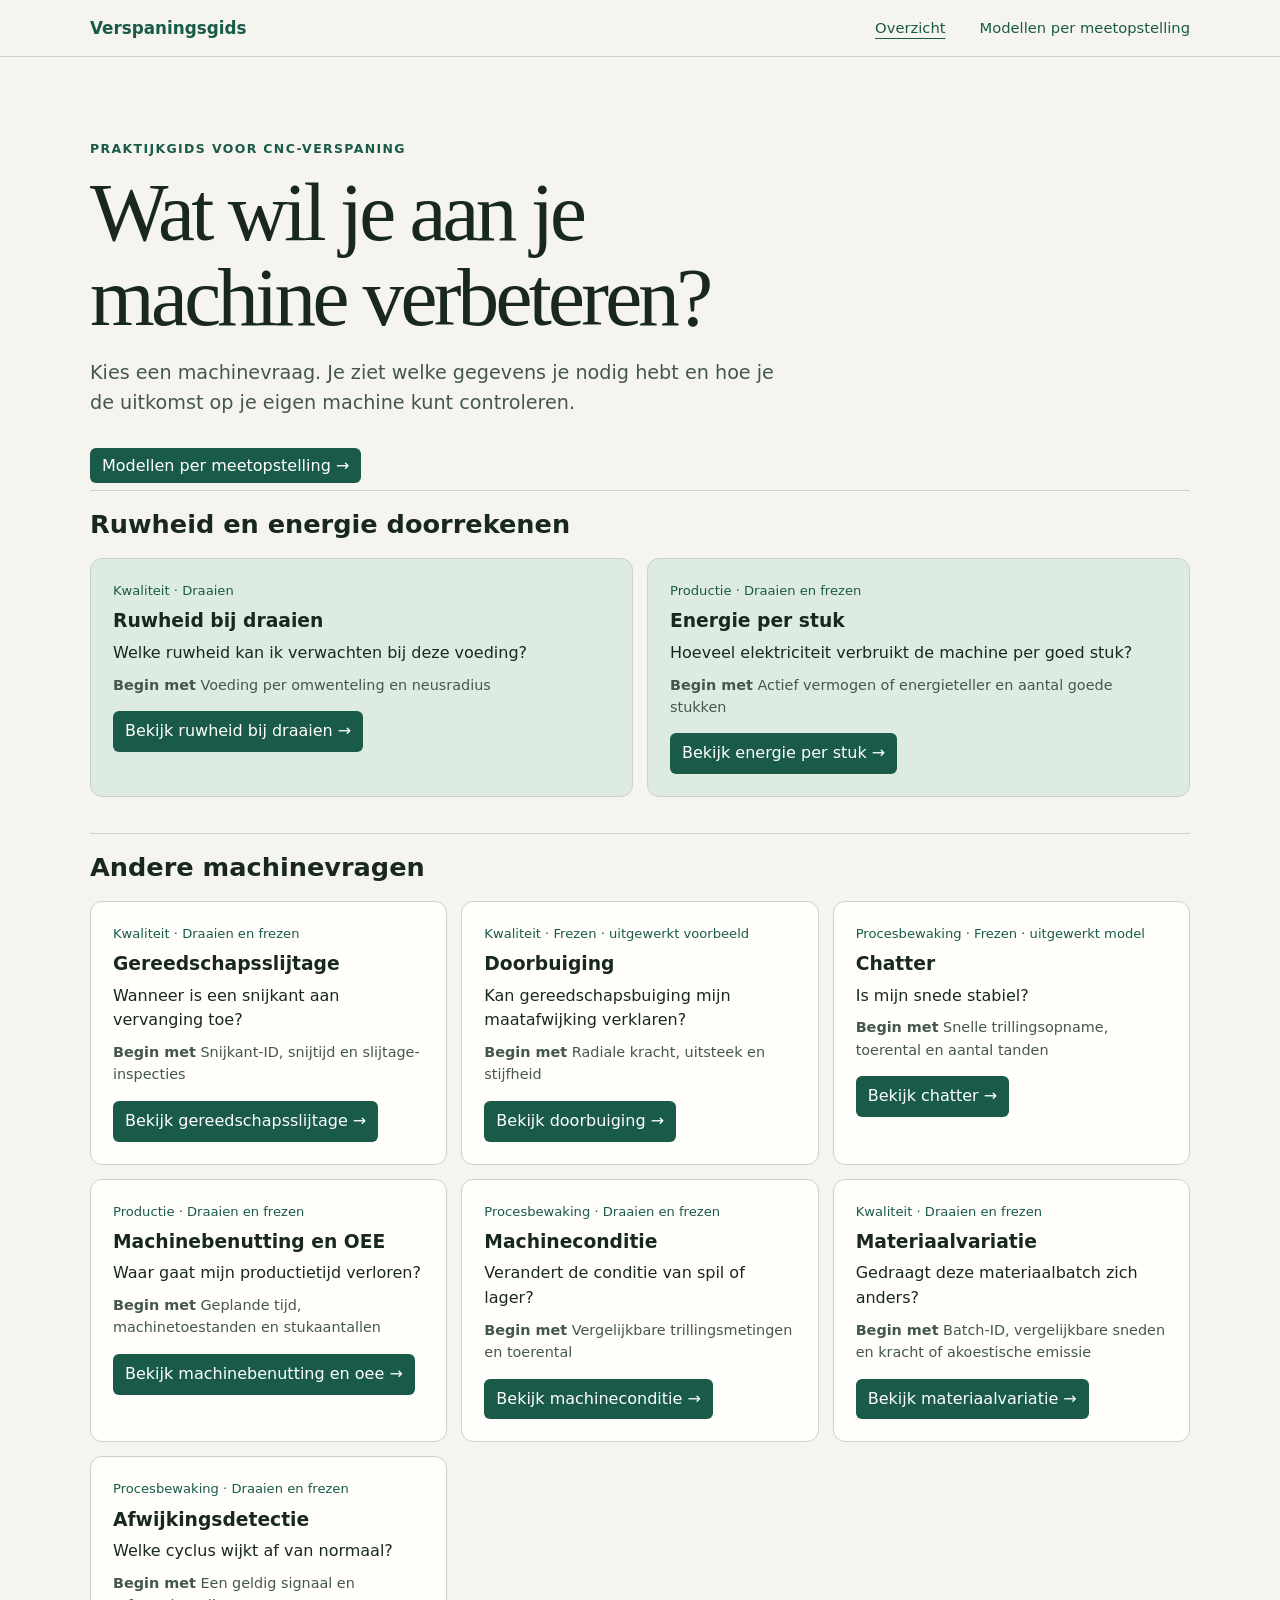
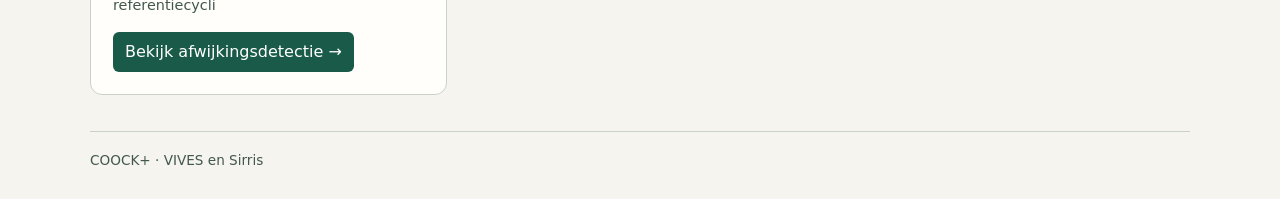
<file: index.html>
<!doctype html>
<html lang="nl-BE">
<head>
  <meta charset="utf-8">
  <meta name="viewport" content="width=device-width, initial-scale=1">
  <title>Overzicht | Verspaningsgids</title>
  <link rel="stylesheet" href="gids.css">
</head>
<body>
<header class="top"><nav class="wrap" aria-label="Hoofdnavigatie">
  <a class="brand" href="index.html">Verspaningsgids</a>
  <div>
    <a href="index.html" aria-current="page">Overzicht</a>
    <a href="bronnen.html">Modellen per meetopstelling</a>
  </div>
</nav></header>
<main class="wrap">
  <section class="hero">
    <p class="eyebrow">Praktijkgids voor CNC-verspaning</p>
    <h1>Wat wil je aan je<br class="wide"> machine verbeteren?</h1>
    <p class="intro">Kies een machinevraag. Je ziet welke gegevens je nodig hebt en hoe je de uitkomst op je eigen machine kunt controleren.</p>
  </section>
  <p><a class="button" href="bronnen.html">Modellen per meetopstelling →</a></p>
  <section aria-labelledby="ready">
    <div class="section-heading"><h2 id="ready">Ruwheid en energie doorrekenen</h2></div>
    <div class="grid featured">  <article class="card">
    <span class="tag">Kwaliteit · Draaien</span>
    <h3>Ruwheid bij draaien</h3>
    <p>Welke ruwheid kan ik verwachten bij deze voeding?</p>
    <p class="input"><strong>Begin met</strong> Voeding per omwenteling en neusradius</p>
    <a class="button" href="ruwheid.html">Bekijk ruwheid bij draaien <span aria-hidden="true">→</span></a>
  </article>
  <article class="card">
    <span class="tag">Productie · Draaien en frezen</span>
    <h3>Energie per stuk</h3>
    <p>Hoeveel elektriciteit verbruikt de machine per goed stuk?</p>
    <p class="input"><strong>Begin met</strong> Actief vermogen of energieteller en aantal goede stukken</p>
    <a class="button" href="energie.html">Bekijk energie per stuk <span aria-hidden="true">→</span></a>
  </article></div>
  </section>
  <section aria-labelledby="more">
    <div class="section-heading"><h2 id="more">Andere machinevragen</h2></div>
    <div class="grid">  <article class="card">
    <span class="tag">Kwaliteit · Draaien en frezen</span>
    <h3>Gereedschapsslijtage</h3>
    <p>Wanneer is een snijkant aan vervanging toe?</p>
    <p class="input"><strong>Begin met</strong> Snijkant-ID, snijtijd en slijtage-inspecties</p>
    
  <a class="button" href="slijtage.html">Bekijk gereedschapsslijtage <span aria-hidden="true">→</span></a>
  </article>
  <article class="card">
    <span class="tag">Kwaliteit · Frezen · uitgewerkt voorbeeld</span>
    <h3>Doorbuiging</h3>
    <p>Kan gereedschapsbuiging mijn maatafwijking verklaren?</p>
    <p class="input"><strong>Begin met</strong> Radiale kracht, uitsteek en stijfheid</p>
    
  <a class="button" href="doorbuiging.html">Bekijk doorbuiging <span aria-hidden="true">→</span></a>
  </article>
  <article class="card">
    <span class="tag">Procesbewaking · Frezen · uitgewerkt model</span>
    <h3>Chatter</h3>
    <p>Is mijn snede stabiel?</p>
    <p class="input"><strong>Begin met</strong> Snelle trillingsopname, toerental en aantal tanden</p>
    
  <a class="button" href="chatter.html">Bekijk chatter <span aria-hidden="true">→</span></a>
  </article>
  <article class="card">
    <span class="tag">Productie · Draaien en frezen</span>
    <h3>Machinebenutting en OEE</h3>
    <p>Waar gaat mijn productietijd verloren?</p>
    <p class="input"><strong>Begin met</strong> Geplande tijd, machinetoestanden en stukaantallen</p>
    
  <a class="button" href="machinebenutting.html">Bekijk machinebenutting en oee <span aria-hidden="true">→</span></a>
  </article>
  <article class="card">
    <span class="tag">Procesbewaking · Draaien en frezen</span>
    <h3>Machineconditie</h3>
    <p>Verandert de conditie van spil of lager?</p>
    <p class="input"><strong>Begin met</strong> Vergelijkbare trillingsmetingen en toerental</p>
    
  <a class="button" href="machineconditie.html">Bekijk machineconditie <span aria-hidden="true">→</span></a>
  </article>
  <article class="card">
    <span class="tag">Kwaliteit · Draaien en frezen</span>
    <h3>Materiaalvariatie</h3>
    <p>Gedraagt deze materiaalbatch zich anders?</p>
    <p class="input"><strong>Begin met</strong> Batch-ID, vergelijkbare sneden en kracht of akoestische emissie</p>
    
  <a class="button" href="materiaalvariatie.html">Bekijk materiaalvariatie <span aria-hidden="true">→</span></a>
  </article>
  <article class="card">
    <span class="tag">Procesbewaking · Draaien en frezen</span>
    <h3>Afwijkingsdetectie</h3>
    <p>Welke cyclus wijkt af van normaal?</p>
    <p class="input"><strong>Begin met</strong> Een geldig signaal en referentiecycli</p>
    
  <a class="button" href="afwijkingsdetectie.html">Bekijk afwijkingsdetectie <span aria-hidden="true">→</span></a>
  </article></div>
  </section>
</main>
<footer class="wrap">COOCK+ · VIVES en Sirris</footer>
</body>
</html>
</file>
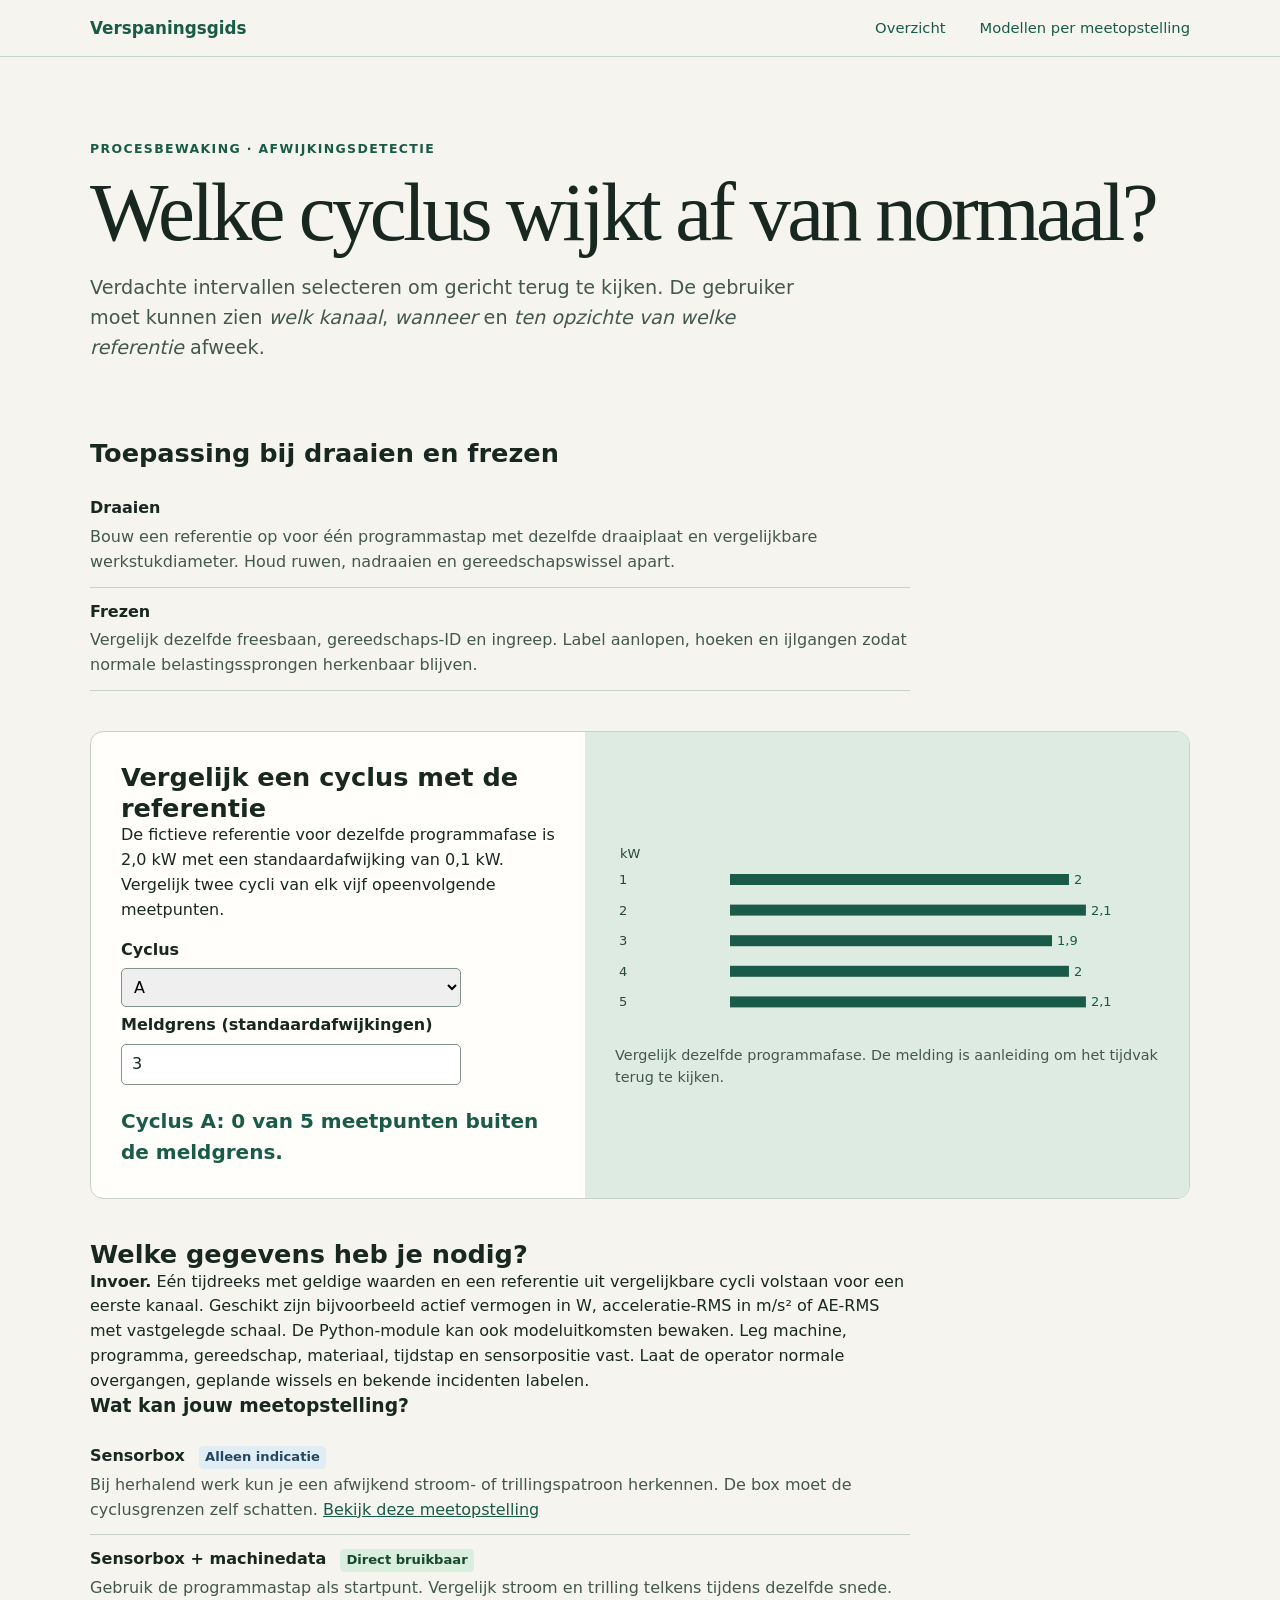
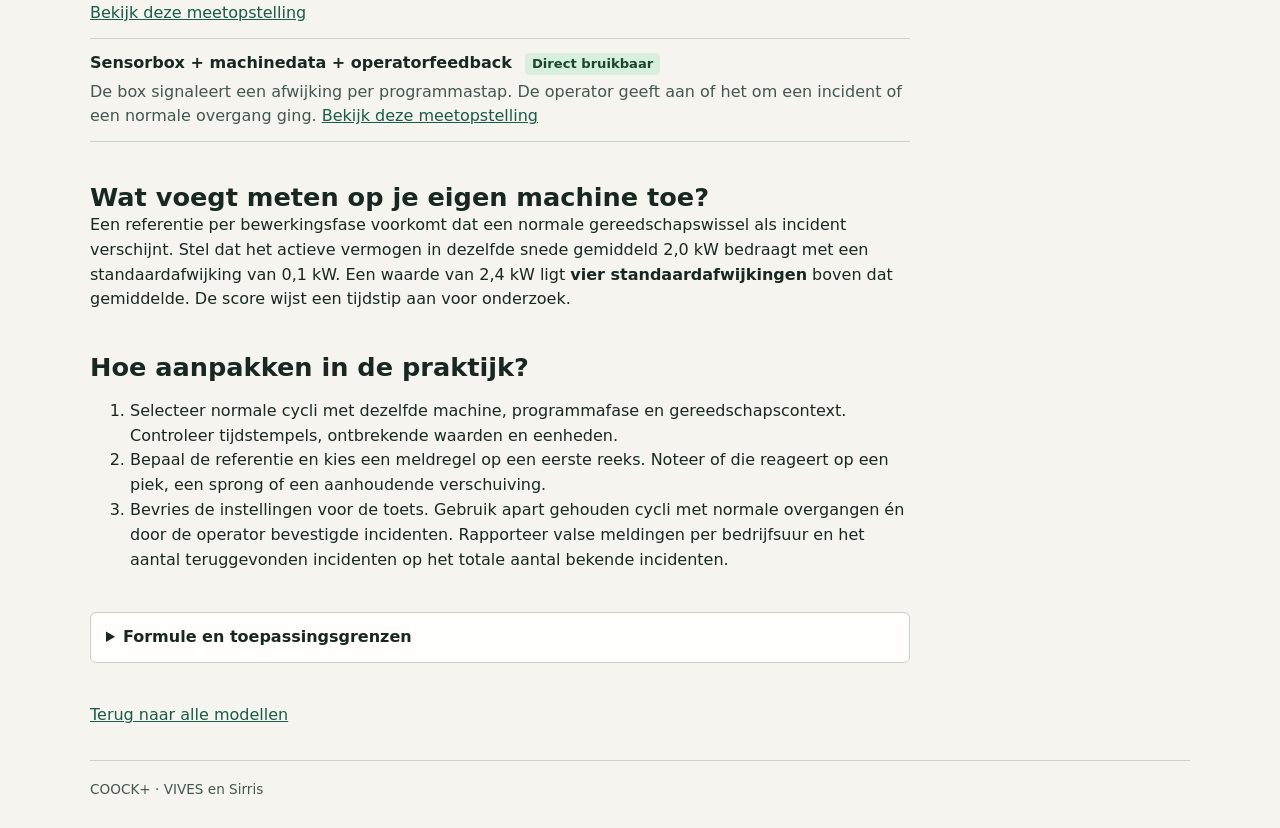
<file: afwijkingsdetectie.html>
<!doctype html>
<html lang="nl-BE">
<head>
  <meta charset="utf-8">
  <meta name="viewport" content="width=device-width, initial-scale=1">
  <title>Afwijkingsdetectie | Verspaningsgids</title>
  <link rel="stylesheet" href="gids.css">
</head>
<body>
<header class="top"><nav class="wrap" aria-label="Hoofdnavigatie">
  <a class="brand" href="index.html">Verspaningsgids</a>
  <div>
    <a href="index.html">Overzicht</a>
    <a href="bronnen.html">Modellen per meetopstelling</a>
  </div>
</nav></header>
<main class="wrap"><section class="hero detail"><p class="eyebrow">Procesbewaking · Afwijkingsdetectie</p><h1>Welke cyclus wijkt af van normaal?</h1><p class="intro">Verdachte intervallen selecteren om gericht terug te kijken. De gebruiker moet kunnen zien <em>welk kanaal</em>, <em>wanneer</em> en <em>ten opzichte van welke referentie</em> afweek.</p></section>
<section class="reading"><h2>Toepassing bij draaien en frezen</h2>
<dl class="sources">
<div><dt>Draaien</dt><dd>Bouw een referentie op voor één programmastap met dezelfde draaiplaat en vergelijkbare werkstukdiameter. Houd ruwen, nadraaien en gereedschapswissel apart.</dd></div>
<div><dt>Frezen</dt><dd>Vergelijk dezelfde freesbaan, gereedschaps-ID en ingreep. Label aanlopen, hoeken en ijlgangen zodat normale belastingssprongen herkenbaar blijven.</dd></div>
</dl></section>
<section class="lab" data-model="afwijkingsdetectie" aria-label="Vergelijk een cyclus met de referentie">
  <div class="lab-controls"><h2>Vergelijk een cyclus met de referentie</h2><p>De fictieve referentie voor dezelfde programmafase is 2,0 kW met een standaardafwijking van 0,1 kW. Vergelijk twee cycli van elk vijf opeenvolgende meetpunten.</p>
    <form><label for="v0">Cyclus</label>
<select id="v0"><option>A</option><option>B</option></select>
<label for="v1">Meldgrens (standaardafwijkingen)</label>
<input type="number" id="v1" value="3" min="0.1" max="10" step="any" required></form>
    <output class="trial-result" aria-live="polite"></output>
  </div>
  <figure><canvas aria-label="Grafiek van het rekenvoorbeeld" role="img"></canvas><figcaption></figcaption></figure>
</section>
<script defer src="proeven.js"></script>
<section class="reading"><h2>Welke gegevens heb je nodig?</h2><p><strong>Invoer.</strong> Eén tijdreeks met geldige waarden en een referentie uit vergelijkbare cycli volstaan voor een eerste kanaal. Geschikt zijn bijvoorbeeld actief vermogen in W, acceleratie-RMS in m/s² of AE-RMS met vastgelegde schaal. De Python-module kan ook modeluitkomsten bewaken. Leg machine, programma, gereedschap, materiaal, tijdstap en sensorpositie vast. Laat de operator normale overgangen, geplande wissels en bekende incidenten labelen.</p>
    <h3>Wat kan jouw meetopstelling?</h3>
    <dl class="sources">
      <div><dt>Sensorbox <span class="model-status indicator">Alleen indicatie</span></dt><dd>Bij herhalend werk kun je een afwijkend stroom- of trillingspatroon herkennen. De box moet de cyclusgrenzen zelf schatten. <a href="bronnen.html#box-afwijkingsdetectie" aria-label="Bekijk deze meetopstelling: Sensorbox">Bekijk deze meetopstelling</a></dd></div>
      <div><dt>Sensorbox + machinedata <span class="model-status direct">Direct bruikbaar</span></dt><dd>Gebruik de programmastap als startpunt. Vergelijk stroom en trilling telkens tijdens dezelfde snede. <a href="bronnen.html#box-cnc-afwijkingsdetectie" aria-label="Bekijk deze meetopstelling: Sensorbox + machinedata">Bekijk deze meetopstelling</a></dd></div>
      <div><dt>Sensorbox + machinedata + operatorfeedback <span class="model-status direct">Direct bruikbaar</span></dt><dd>De box signaleert een afwijking per programmastap. De operator geeft aan of het om een incident of een normale overgang ging. <a href="bronnen.html#box-cnc-operator-afwijkingsdetectie" aria-label="Bekijk deze meetopstelling: Sensorbox + machinedata + operatorfeedback">Bekijk deze meetopstelling</a></dd></div>
    </dl>
  </section>
<section class="reading"><h2>Wat voegt meten op je eigen machine toe?</h2><p>Een referentie per bewerkingsfase voorkomt dat een normale gereedschapswissel als incident verschijnt. Stel dat het actieve vermogen in dezelfde snede gemiddeld 2,0 kW bedraagt met een standaardafwijking van 0,1 kW. Een waarde van 2,4 kW ligt <strong>vier standaardafwijkingen</strong> boven dat gemiddelde. De score wijst een tijdstip aan voor onderzoek.</p></section>
<section class="reading"><h2>Hoe aanpakken in de praktijk?</h2><ol><li>Selecteer normale cycli met dezelfde machine, programmafase en gereedschapscontext. Controleer tijdstempels, ontbrekende waarden en eenheden.</li><li>Bepaal de referentie en kies een meldregel op een eerste reeks. Noteer of die reageert op een piek, een sprong of een aanhoudende verschuiving.</li><li>Bevries de instellingen voor de toets. Gebruik apart gehouden cycli met normale overgangen én door de operator bevestigde incidenten. Rapporteer valse meldingen per bedrijfsuur en het aantal teruggevonden incidenten op het totale aantal bekende incidenten.</li></ol></section>
<section class="reading">
  <details><summary>Formule en toepassingsgrenzen</summary>
    <p><strong>z = (x − μ) / σ</strong></p>
    <p>x is de nieuwe waarde. μ en σ zijn het gemiddelde en de standaardafwijking van de referentie voor dezelfde bewerkingsfase. Bij 2,4 kW tegenover 2,0 kW met σ = 0,1 kW is z = 4. Een z-score vraagt voldoende referentiemetingen en een positieve σ.</p>
    <p>Voor geleidelijke verschuivingen gebruik je een gewogen gemiddelde: EWMAₜ = α × xₜ + (1 − α) × EWMAₜ₋₁. Een kleinere α dempt losse pieken sterker. Toets de gekozen alarmgrens op normale cycli en bekende incidenten.</p>
  </details>
</section>
<p><a href="index.html">Terug naar alle modellen</a></p></main>
<footer class="wrap">COOCK+ · VIVES en Sirris</footer>
</body>
</html>
</file>
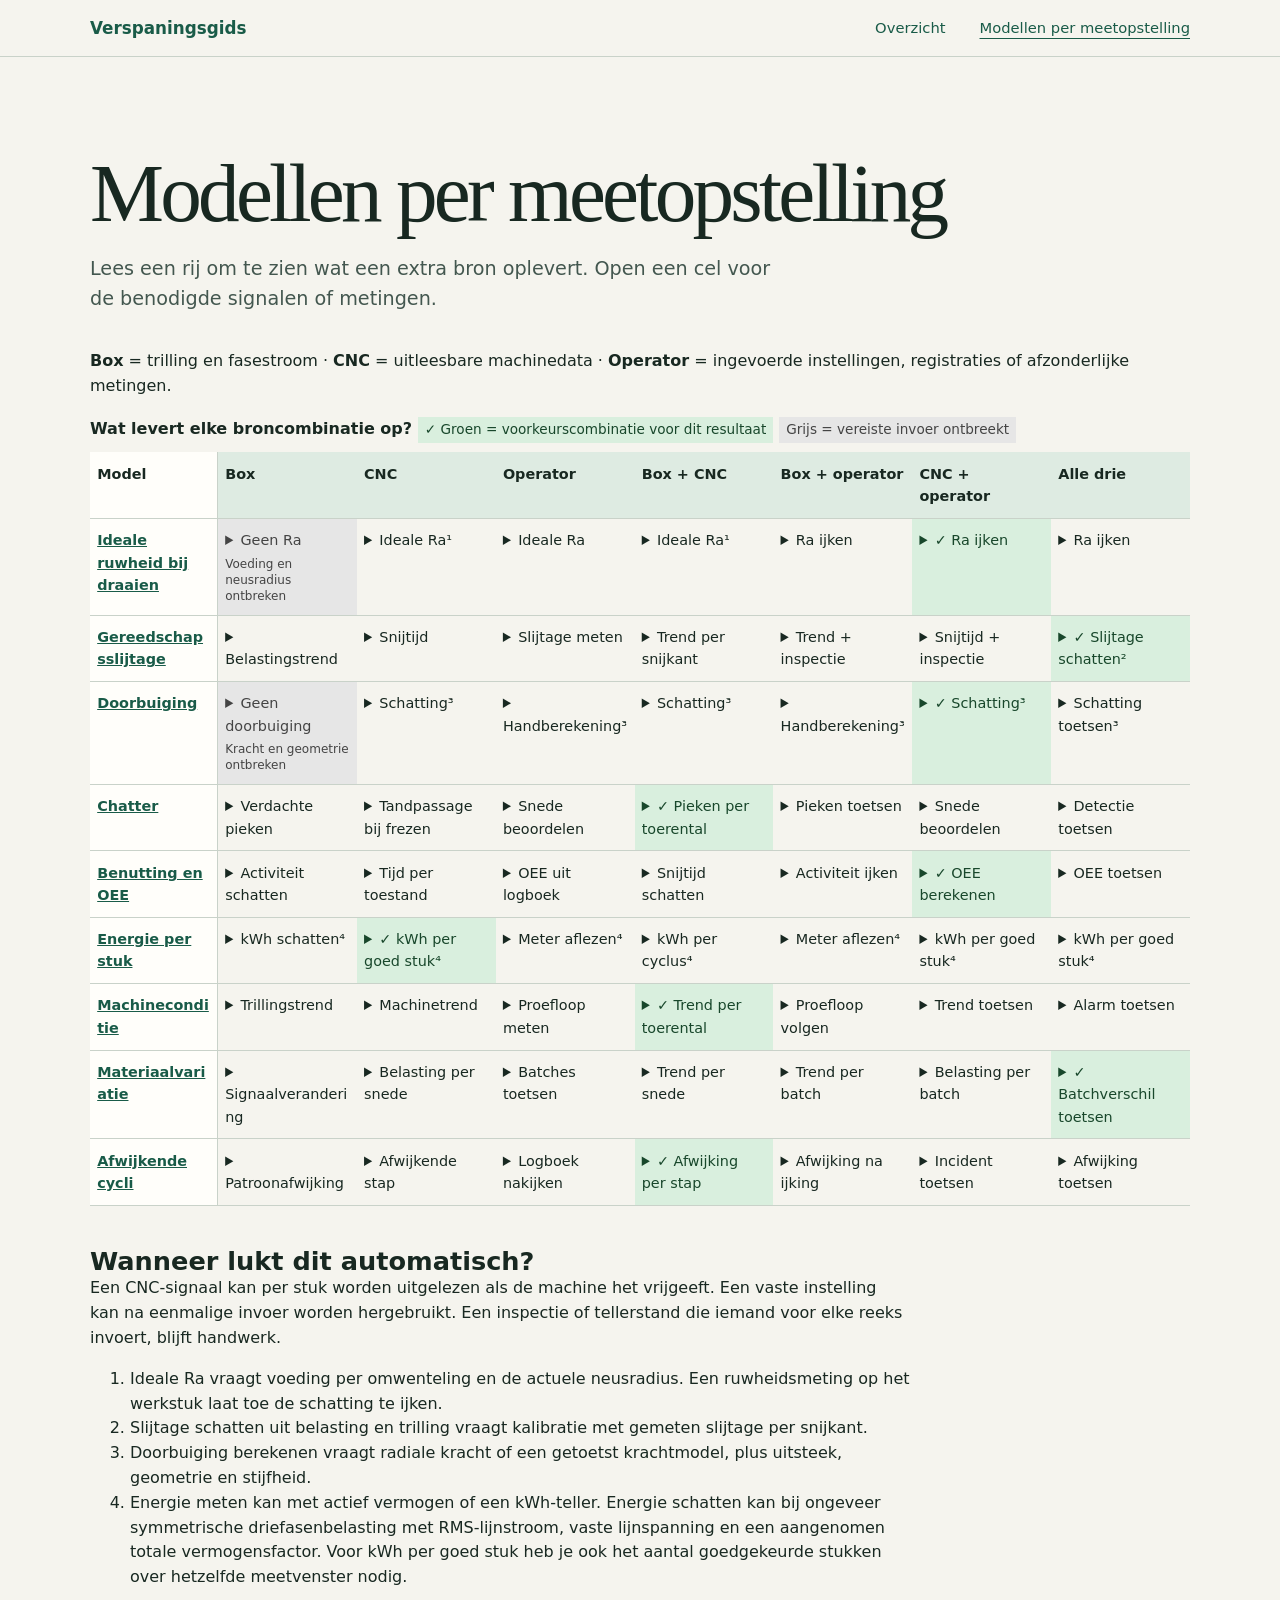
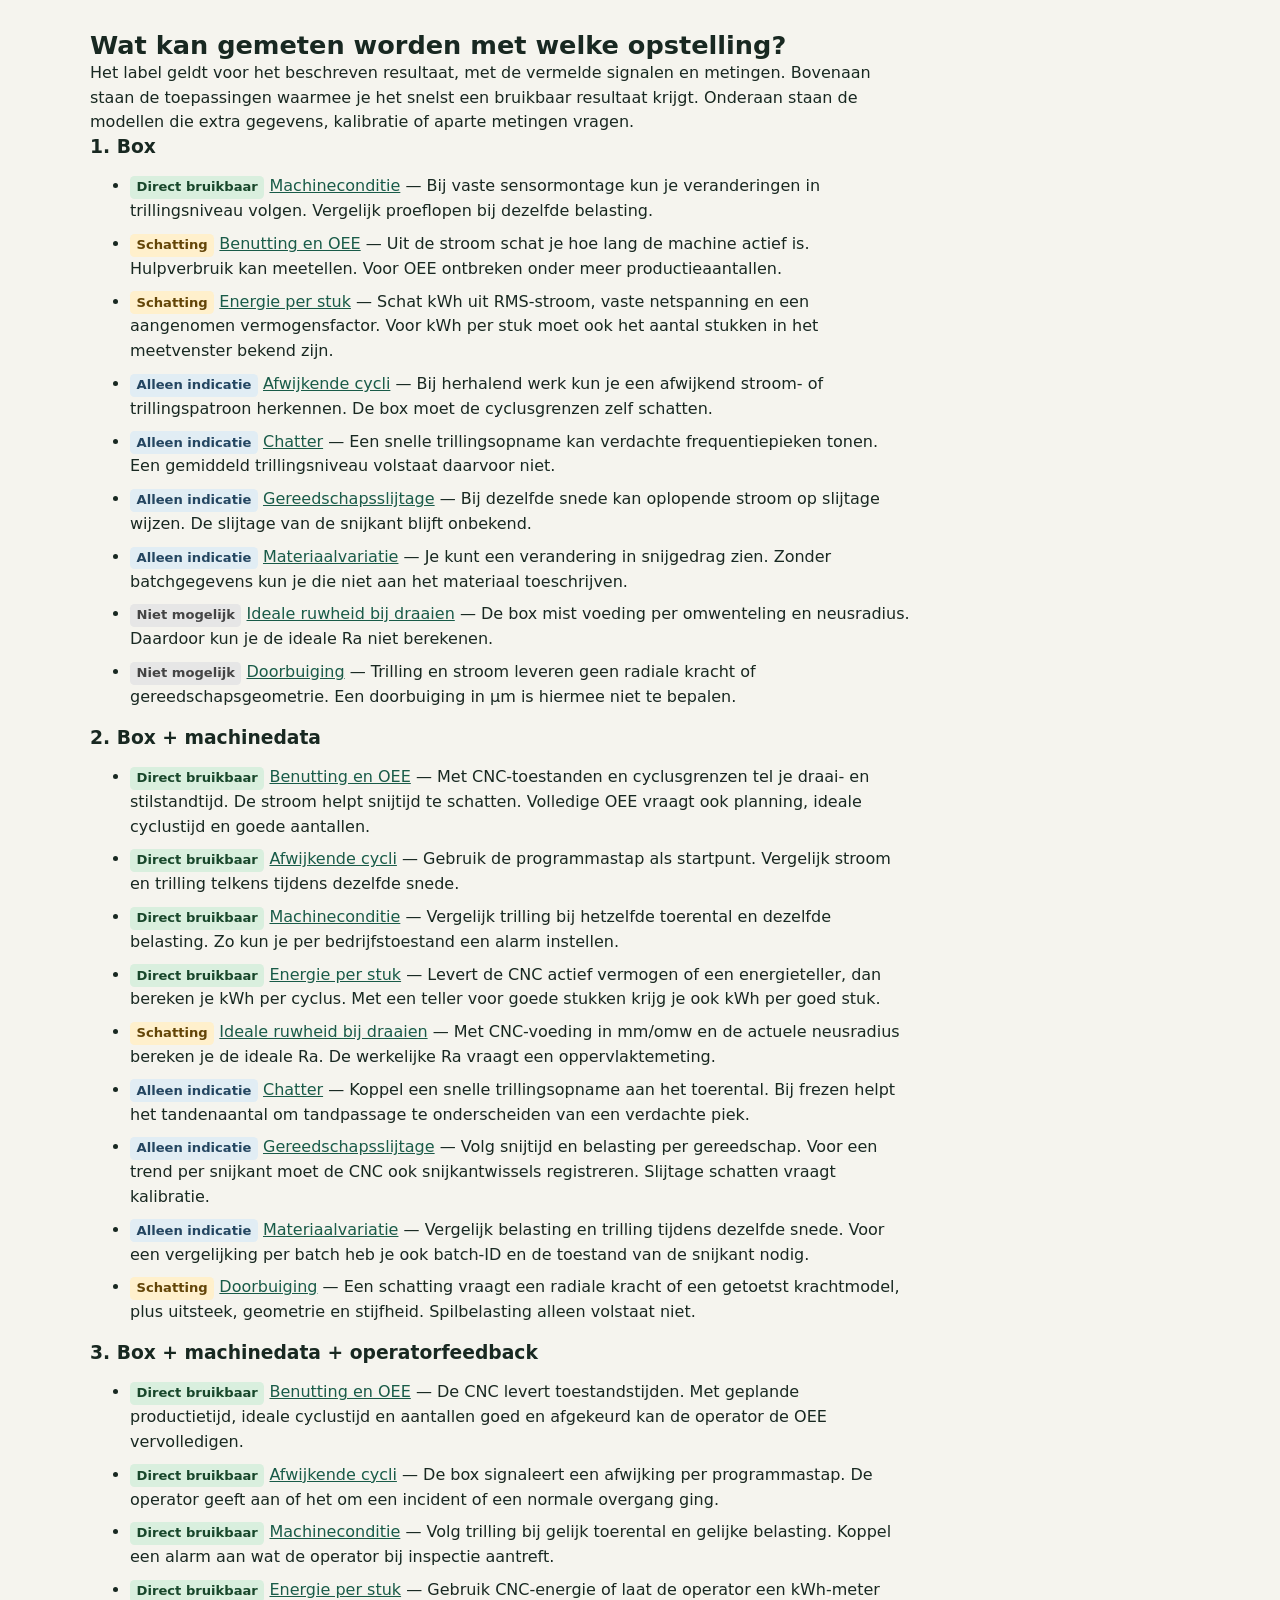
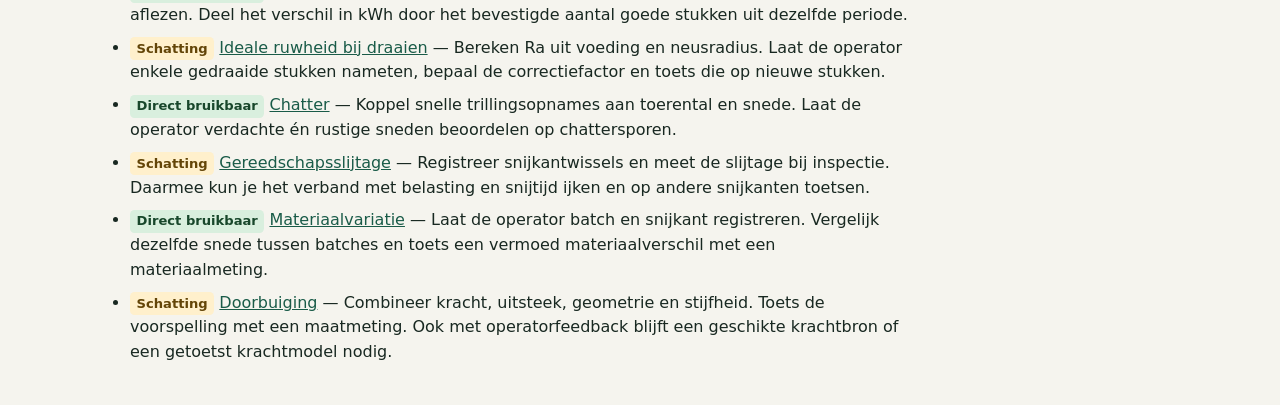
<file: bronnen.html>
<!doctype html>
<html lang="nl-BE">
<head>
  <meta charset="utf-8">
  <meta name="viewport" content="width=device-width,initial-scale=1">
  <title>Modellen per meetopstelling | Verspaningsgids</title>
  <link rel="stylesheet" href="gids.css">
</head>
<body>
<header class="top"><nav class="wrap" aria-label="Hoofdnavigatie">
  <a class="brand" href="index.html">Verspaningsgids</a>
  <div>
    <a href="index.html">Overzicht</a>
    <a href="bronnen.html" aria-current="page">Modellen per meetopstelling</a>
  </div>
</nav></header>
<main class="wrap">
<section class="hero"><h1>Modellen per meetopstelling</h1>
<p class="intro">Lees een rij om te zien wat een extra bron oplevert. Open een cel voor de benodigde signalen of metingen.</p></section>
<p><strong>Box</strong> = trilling en fasestroom · <strong>CNC</strong> = uitleesbare machinedata · <strong>Operator</strong> = ingevoerde instellingen, registraties of afzonderlijke metingen.</p>
<div class="source-matrix" role="region" aria-label="Broncombinaties vergelijken" tabindex="0">
<table><caption>Wat levert elke broncombinatie op? <span class="matrix-key ideal">✓ Groen = voorkeurscombinatie voor dit resultaat</span> <span class="matrix-key">Grijs = vereiste invoer ontbreekt</span></caption>
<thead><tr><th scope="col">Model</th><th scope="col">Box</th><th scope="col">CNC</th><th scope="col">Operator</th><th scope="col">Box + CNC</th><th scope="col">Box + operator</th><th scope="col">CNC + operator</th><th scope="col">Alle drie</th></tr></thead>
<tbody>
<tr>
  <th scope="row"><a href="ruwheid.html">Ideale ruwheid bij draaien</a></th>
  <td class="input-missing"><details><summary>Geen Ra<small>Voeding en neusradius ontbreken</small></summary><p>Voeding en neusradius ontbreken.</p></details></td>
  <td><details><summary>Ideale Ra¹</summary><p>Automatische schatting bij voeding in mm/omw én actuele neusradius via gereedschapsgegevens.</p></details></td>
  <td><details><summary>Ideale Ra</summary><p>Ideale Ra uit opgegeven voeding en radius. Toets met ruwheidsmeter.</p></details></td>
  <td><details><summary>Ideale Ra¹</summary><p>Ideale Ra bij CNC-voeding en radius. Trilling voegt dynamische context toe.</p></details></td>
  <td><details><summary>Ra ijken</summary><p>Voeding en radius manueel invoeren. Gemeten Ra per stuk koppelen aan trilling en voorspelling.</p></details></td>
  <td class="ideal"><details><summary><span aria-label="Voorkeur">✓</span> Ra ijken</summary><p>CNC-voeding koppelen aan snijplaatradius en gemeten Ra om de schatting te ijken.</p></details></td>
  <td><details><summary>Ra ijken</summary><p>Geometrische schatting, trilling en slijtage koppelen aan echte Ra-metingen. Toets kalibratie op nieuwe stukken.</p></details></td>
</tr>
<tr>
  <th scope="row"><a href="slijtage.html">Gereedschapsslijtage</a></th>
  <td><details><summary>Belastingstrend</summary><p>Een stijgende stroom of trilling signaleren. Slijtage als oorzaak blijft onzeker.</p></details></td>
  <td><details><summary>Snijtijd</summary><p>Snijtijd per gereedschap. Voor tijd per snijkant moet ook het wisselmoment bekend zijn.</p></details></td>
  <td><details><summary>Slijtage meten</summary><p>VB uit gekalibreerde inspectiebeelden opvolgen per snijkant.</p></details></td>
  <td><details><summary>Trend per snijkant</summary><p>Belastingstrend en effectieve snijtijd per gekende snijkant. Een VB-schatting vereist eerdere kalibratie.</p></details></td>
  <td><details><summary>Trend + inspectie</summary><p>Trend per snijkant via handmatig gelogde wissels en VB-inspecties.</p></details></td>
  <td><details><summary>Snijtijd + inspectie</summary><p>Snijtijd uit CNC koppelen aan snijkantwissels en VB-inspecties.</p></details></td>
  <td class="ideal"><details><summary><span aria-label="Voorkeur">✓</span> Slijtage schatten²</summary><p>Snijkant-ID, belastingshistorie en VB-inspecties combineren om een slijtagemodel te toetsen.</p></details></td>
</tr>
<tr>
  <th scope="row"><a href="doorbuiging.html">Doorbuiging</a></th>
  <td class="input-missing"><details><summary>Geen doorbuiging<small>Kracht en geometrie ontbreken</small></summary><p>Radiale kracht en geometrie ontbreken.</p></details></td>
  <td><details><summary>Schatting³</summary><p>Schatting alleen bij beschikbare radiale kracht of gevalideerd krachtmodel én uitsteek, geometrie en stijfheid.</p></details></td>
  <td><details><summary>Handberekening³</summary><p>Doorbuiging berekenen met ingevoerde kracht, uitsteek, geometrie en stijfheid.</p></details></td>
  <td><details><summary>Schatting³</summary><p>Schatting bij gevalideerde kracht en bekende geometrie/stijfheid. Fasestroom geeft geen radiale kracht.</p></details></td>
  <td><details><summary>Handberekening³</summary><p>Schatting met ingevoerde geometrie, stijfheid en afzonderlijk gemeten of onderbouwde kracht.</p></details></td>
  <td class="ideal"><details><summary><span aria-label="Voorkeur">✓</span> Schatting³</summary><p>CNC-belasting met gevalideerd krachtmodel combineren met ingevoerde uitsteek en gemeten stijfheid.</p></details></td>
  <td><details><summary>Schatting toetsen³</summary><p>Met een geschikte krachtbron, geometrie en stijfheid de voorspelling vergelijken met maatinspectie.</p></details></td>
</tr>
<tr>
  <th scope="row"><a href="chatter.html">Chatter</a></th>
  <td><details><summary>Verdachte pieken</summary><p>Verdachte vibratiepieken zien bij snelle golfvormopname. RMS alleen geeft een niveautrend.</p></details></td>
  <td><details><summary>Tandpassage bij frezen</summary><p>Toerental en tanden geven de verwachte tandpassage. Voor detectie is ook een snel dynamisch signaal nodig.</p></details></td>
  <td><details><summary>Snede beoordelen</summary><p>Verdachte snede lokaliseren via geluid en oppervlak. Voor frequentieanalyse is een opname nodig.</p></details></td>
  <td class="ideal"><details><summary><span aria-label="Voorkeur">✓</span> Pieken per toerental</summary><p>Snelle trillingsopname koppelen aan toerental en bij frezen tandenaantal. Toets detectie op gelabelde sneden.</p></details></td>
  <td><details><summary>Pieken toetsen</summary><p>Snelle opname naast manueel genoteerd toerental, tandenaantal en beoordeeld oppervlak leggen.</p></details></td>
  <td><details><summary>Snede beoordelen</summary><p>Toerental en operatorwaarneming koppelen. Een spectrum vraagt een snel signaal uit de machine of een aparte opname.</p></details></td>
  <td><details><summary>Detectie toetsen</summary><p>Snelle trilling en toerental koppelen aan snede en oppervlak. Een stabiliteitscurve vraagt ook modale gegevens.</p></details></td>
</tr>
<tr>
  <th scope="row"><a href="machinebenutting.html">Benutting en OEE</a></th>
  <td><details><summary>Activiteit schatten</summary><p>Tijd boven een ingeregelde activiteitsdrempel. Ook hulpverbruik kan de drempel overschrijden.</p></details></td>
  <td><details><summary>Tijd per toestand</summary><p>Tijd per gekende CNC-toestand. Volledige OEE als planning, prestatiereferentie en kwaliteitsgegevens ook gekoppeld zijn.</p></details></td>
  <td><details><summary>OEE uit logboek</summary><p>OEE achteraf uit dienstlog, stilstand, ideale cyclustijd en aantallen goed/totaal.</p></details></td>
  <td><details><summary>Snijtijd schatten</summary><p>Automatisch toestandsduren bepalen en snijden schatten per programma. Volledige OEE vraagt ook planning, prestatie en kwaliteit.</p></details></td>
  <td><details><summary>Activiteit ijken</summary><p>Activiteitsdetectie ijken op operatorlabels. Voor OEE ook planning, cyclustijd en aantallen loggen.</p></details></td>
  <td class="ideal"><details><summary><span aria-label="Voorkeur">✓</span> OEE berekenen</summary><p>OEE uit CNC-tijden, operatorregistratie van planning, ideale cyclustijd en goed/afkeur.</p></details></td>
  <td><details><summary>OEE toetsen</summary><p>Automatische toestandstijden toetsen aan operatorlabels en aanvullen tot OEE met planning, prestatie en kwaliteit.</p></details></td>
</tr>
<tr>
  <th scope="row"><a href="energie.html">Energie per stuk</a></th>
  <td><details><summary>kWh schatten⁴</summary><p>Gebruik RMS-stroom, aangenomen netspanning en totale vermogensfactor. Voor kWh per cyclus moet de box ook de cyclusgrenzen herkennen.</p></details></td>
  <td class="ideal"><details><summary><span aria-label="Voorkeur">✓</span> kWh per goed stuk⁴</summary><p>Automatisch als de CNC actief vermogen of een energieteller én het aantal goede stukken over hetzelfde meetvenster levert. Met alleen cyclusgrenzen krijg je kWh per cyclus.</p></details></td>
  <td><details><summary>Meter aflezen⁴</summary><p>Begin- en eindstand van een afzonderlijke kWh-meter aflezen en delen door goede stukken.</p></details></td>
  <td><details><summary>kWh per cyclus⁴</summary><p>Automatisch per cyclus zodra de CNC actief vermogen of energie levert. Met alleen boxstroom kun je het verbruik binnen de CNC-cyclusgrenzen schatten met de aannames uit voetnoot 4.</p></details></td>
  <td><details><summary>Meter aflezen⁴</summary><p>Deel de kWh-schatting uit boxstroom of het verschil tussen afgelezen kWh-standen door het geregistreerde aantal goede stukken.</p></details></td>
  <td><details><summary>kWh per goed stuk⁴</summary><p>kWh per goed stuk uit CNC-energie of afgelezen energiemeter en bevestigde goede aantallen.</p></details></td>
  <td><details><summary>kWh per goed stuk⁴</summary><p>Per goed stuk zodra actief vermogen of tellerstanden beschikbaar zijn. Gebruik de kwaliteitsregistratie voor de noemer.</p></details></td>
</tr>
<tr>
  <th scope="row"><a href="machineconditie.html">Machineconditie</a></th>
  <td><details><summary>Trillingstrend</summary><p>Trillingstrend bij vaste montage. Verschillen in toerental of belasting kunnen de trend verklaren.</p></details></td>
  <td><details><summary>Machinetrend</summary><p>Spilbelasting of temperatuur volgen indien beschikbaar. Lagertrilling vereist een trillingskanaal.</p></details></td>
  <td><details><summary>Proefloop meten</summary><p>Periodieke handmetingen van trillingsniveau vergelijken bij dezelfde proefloop.</p></details></td>
  <td class="ideal"><details><summary><span aria-label="Voorkeur">✓</span> Trend per toerental</summary><p>Trilling volgen per toerental en belasting, met waarschuwing bij verandering.</p></details></td>
  <td><details><summary>Proefloop volgen</summary><p>Trillingsmetingen vergelijken tijdens een door de operator herhaalde proefloop.</p></details></td>
  <td><details><summary>Trend toetsen</summary><p>Machinetrends per bedrijfstoestand vergelijken met inspectie of onderhoudsbevindingen.</p></details></td>
  <td><details><summary>Alarm toetsen</summary><p>Toestandsspecifieke trillingsalarmen toetsen aan inspecties en onderhoud.</p></details></td>
</tr>
<tr>
  <th scope="row"><a href="materiaalvariatie.html">Materiaalvariatie</a></th>
  <td><details><summary>Signaalverandering</summary><p>Veranderd snijgedrag signaleren. Batch en mogelijke oorzaak onbekend.</p></details></td>
  <td><details><summary>Belasting per snede</summary><p>Vergelijkbare sneden vergelijken op spilbelasting. Voor batchvergelijking moet batch-ID mee geregistreerd zijn.</p></details></td>
  <td><details><summary>Batches toetsen</summary><p>Batches vergelijken via inspectie, hardheidsproef of certificaat.</p></details></td>
  <td><details><summary>Trend per snede</summary><p>Belasting en trilling vergelijken per snede. Voor batchverschillen ook batch-ID en gekende snijkanttoestand nodig.</p></details></td>
  <td><details><summary>Trend per batch</summary><p>Stroom en trilling per gelabelde batch vergelijken bij dezelfde snede. Toets met materiaalinspectie.</p></details></td>
  <td><details><summary>Belasting per batch</summary><p>CNC-belasting per gelabelde batch onderzoeken, met controle van slijtage en materiaal.</p></details></td>
  <td class="ideal"><details><summary><span aria-label="Voorkeur">✓</span> Batchverschil toetsen</summary><p>Signalen tussen geïdentificeerde batches vergelijken en de oorzaak onderzoeken met materiaalmetingen.</p></details></td>
</tr>
<tr>
  <th scope="row"><a href="afwijkingsdetectie.html">Afwijkende cycli</a></th>
  <td><details><summary>Patroonafwijking</summary><p>Afwijkingen tegenover een eerder opgenomen referentie markeren. Cyclusgrenzen zijn geschat.</p></details></td>
  <td><details><summary>Afwijkende stap</summary><p>Programmaduur, voeding of belasting per programmastap vergelijken met eerdere runs.</p></details></td>
  <td><details><summary>Logboek nakijken</summary><p>Afwijkende stukken of cyclustijden terugvinden in een handmatig logboek.</p></details></td>
  <td class="ideal"><details><summary><span aria-label="Voorkeur">✓</span> Afwijking per stap</summary><p>Automatisch stroom- en trillingsprofielen vergelijken per programmafase.</p></details></td>
  <td><details><summary>Afwijking na ijking</summary><p>Referentiecycli laten labelen en volgende sensorvensters ermee vergelijken.</p></details></td>
  <td><details><summary>Incident toetsen</summary><p>Afwijkende CNC-cycli terugzoeken en toetsen aan incidenten uit het operatorlog.</p></details></td>
  <td><details><summary>Afwijking toetsen</summary><p>Afwijkingen detecteren per fase en toetsen op bekende incidenten en normale overgangen.</p></details></td>
</tr>
</tbody></table></div>
<section class="reading"><h2>Wanneer lukt dit automatisch?</h2>
<p>Een CNC-signaal kan per stuk worden uitgelezen als de machine het vrijgeeft. Een vaste instelling kan na eenmalige invoer worden hergebruikt. Een inspectie of tellerstand die iemand voor elke reeks invoert, blijft handwerk.</p>
<ol>
<li>Ideale Ra vraagt voeding per omwenteling en de actuele neusradius. Een ruwheidsmeting op het werkstuk laat toe de schatting te ijken.</li>
<li>Slijtage schatten uit belasting en trilling vraagt kalibratie met gemeten slijtage per snijkant.</li>
<li>Doorbuiging berekenen vraagt radiale kracht of een getoetst krachtmodel, plus uitsteek, geometrie en stijfheid.</li>
<li>Energie meten kan met actief vermogen of een kWh-teller. Energie schatten kan bij ongeveer symmetrische driefasenbelasting met RMS-lijnstroom, vaste lijnspanning en een aangenomen totale vermogensfactor. Voor kWh per goed stuk heb je ook het aantal goedgekeurde stukken over hetzelfde meetvenster nodig.</li>
</ol></section>
<section class="reading" id="opstellingen">
<h2>Wat kan gemeten worden met welke opstelling?</h2>
<p>Het label geldt voor het beschreven resultaat, met de vermelde signalen en metingen. Bovenaan staan de toepassingen waarmee je het snelst een bruikbaar resultaat krijgt. Onderaan staan de modellen die extra gegevens, kalibratie of aparte metingen vragen.</p>
<h3>1. Box</h3>
<ul>
  <li id="box-machineconditie"><span class="model-status direct">Direct bruikbaar</span> <a href="machineconditie.html">Machineconditie</a> — Bij vaste sensormontage kun je veranderingen in trillingsniveau volgen. Vergelijk proeflopen bij dezelfde belasting.</li>
  <li id="box-machinebenutting"><span class="model-status estimate">Schatting</span> <a href="machinebenutting.html">Benutting en OEE</a> — Uit de stroom schat je hoe lang de machine actief is. Hulpverbruik kan meetellen. Voor OEE ontbreken onder meer productieaantallen.</li>
  <li id="box-energie"><span class="model-status estimate">Schatting</span> <a href="energie.html">Energie per stuk</a> — Schat kWh uit RMS-stroom, vaste netspanning en een aangenomen vermogensfactor. Voor kWh per stuk moet ook het aantal stukken in het meetvenster bekend zijn.</li>
  <li id="box-afwijkingsdetectie"><span class="model-status indicator">Alleen indicatie</span> <a href="afwijkingsdetectie.html">Afwijkende cycli</a> — Bij herhalend werk kun je een afwijkend stroom- of trillingspatroon herkennen. De box moet de cyclusgrenzen zelf schatten.</li>
  <li id="box-chatter"><span class="model-status indicator">Alleen indicatie</span> <a href="chatter.html">Chatter</a> — Een snelle trillingsopname kan verdachte frequentiepieken tonen. Een gemiddeld trillingsniveau volstaat daarvoor niet.</li>
  <li id="box-slijtage"><span class="model-status indicator">Alleen indicatie</span> <a href="slijtage.html">Gereedschapsslijtage</a> — Bij dezelfde snede kan oplopende stroom op slijtage wijzen. De slijtage van de snijkant blijft onbekend.</li>
  <li id="box-materiaalvariatie"><span class="model-status indicator">Alleen indicatie</span> <a href="materiaalvariatie.html">Materiaalvariatie</a> — Je kunt een verandering in snijgedrag zien. Zonder batchgegevens kun je die niet aan het materiaal toeschrijven.</li>
  <li id="box-ruwheid"><span class="model-status missing">Niet mogelijk</span> <a href="ruwheid.html">Ideale ruwheid bij draaien</a> — De box mist voeding per omwenteling en neusradius. Daardoor kun je de ideale Ra niet berekenen.</li>
  <li id="box-doorbuiging"><span class="model-status missing">Niet mogelijk</span> <a href="doorbuiging.html">Doorbuiging</a> — Trilling en stroom leveren geen radiale kracht of gereedschapsgeometrie. Een doorbuiging in µm is hiermee niet te bepalen.</li>
</ul>
<h3>2. Box + machinedata</h3>
<ul>
  <li id="box-cnc-machinebenutting"><span class="model-status direct">Direct bruikbaar</span> <a href="machinebenutting.html">Benutting en OEE</a> — Met CNC-toestanden en cyclusgrenzen tel je draai- en stilstandtijd. De stroom helpt snijtijd te schatten. Volledige OEE vraagt ook planning, ideale cyclustijd en goede aantallen.</li>
  <li id="box-cnc-afwijkingsdetectie"><span class="model-status direct">Direct bruikbaar</span> <a href="afwijkingsdetectie.html">Afwijkende cycli</a> — Gebruik de programmastap als startpunt. Vergelijk stroom en trilling telkens tijdens dezelfde snede.</li>
  <li id="box-cnc-machineconditie"><span class="model-status direct">Direct bruikbaar</span> <a href="machineconditie.html">Machineconditie</a> — Vergelijk trilling bij hetzelfde toerental en dezelfde belasting. Zo kun je per bedrijfstoestand een alarm instellen.</li>
  <li id="box-cnc-energie"><span class="model-status direct">Direct bruikbaar</span> <a href="energie.html">Energie per stuk</a> — Levert de CNC actief vermogen of een energieteller, dan bereken je kWh per cyclus. Met een teller voor goede stukken krijg je ook kWh per goed stuk.</li>
  <li id="box-cnc-ruwheid"><span class="model-status estimate">Schatting</span> <a href="ruwheid.html">Ideale ruwheid bij draaien</a> — Met CNC-voeding in mm/omw en de actuele neusradius bereken je de ideale Ra. De werkelijke Ra vraagt een oppervlaktemeting.</li>
  <li id="box-cnc-chatter"><span class="model-status indicator">Alleen indicatie</span> <a href="chatter.html">Chatter</a> — Koppel een snelle trillingsopname aan het toerental. Bij frezen helpt het tandenaantal om tandpassage te onderscheiden van een verdachte piek.</li>
  <li id="box-cnc-slijtage"><span class="model-status indicator">Alleen indicatie</span> <a href="slijtage.html">Gereedschapsslijtage</a> — Volg snijtijd en belasting per gereedschap. Voor een trend per snijkant moet de CNC ook snijkantwissels registreren. Slijtage schatten vraagt kalibratie.</li>
  <li id="box-cnc-materiaalvariatie"><span class="model-status indicator">Alleen indicatie</span> <a href="materiaalvariatie.html">Materiaalvariatie</a> — Vergelijk belasting en trilling tijdens dezelfde snede. Voor een vergelijking per batch heb je ook batch-ID en de toestand van de snijkant nodig.</li>
  <li id="box-cnc-doorbuiging"><span class="model-status estimate">Schatting</span> <a href="doorbuiging.html">Doorbuiging</a> — Een schatting vraagt een radiale kracht of een getoetst krachtmodel, plus uitsteek, geometrie en stijfheid. Spilbelasting alleen volstaat niet.</li>
</ul>
<h3>3. Box + machinedata + operatorfeedback</h3>
<ul>
  <li id="box-cnc-operator-machinebenutting"><span class="model-status direct">Direct bruikbaar</span> <a href="machinebenutting.html">Benutting en OEE</a> — De CNC levert toestandstijden. Met geplande productietijd, ideale cyclustijd en aantallen goed en afgekeurd kan de operator de OEE vervolledigen.</li>
  <li id="box-cnc-operator-afwijkingsdetectie"><span class="model-status direct">Direct bruikbaar</span> <a href="afwijkingsdetectie.html">Afwijkende cycli</a> — De box signaleert een afwijking per programmastap. De operator geeft aan of het om een incident of een normale overgang ging.</li>
  <li id="box-cnc-operator-machineconditie"><span class="model-status direct">Direct bruikbaar</span> <a href="machineconditie.html">Machineconditie</a> — Volg trilling bij gelijk toerental en gelijke belasting. Koppel een alarm aan wat de operator bij inspectie aantreft.</li>
  <li id="box-cnc-operator-energie"><span class="model-status direct">Direct bruikbaar</span> <a href="energie.html">Energie per stuk</a> — Gebruik CNC-energie of laat de operator een kWh-meter aflezen. Deel het verschil in kWh door het bevestigde aantal goede stukken uit dezelfde periode.</li>
  <li id="box-cnc-operator-ruwheid"><span class="model-status estimate">Schatting</span> <a href="ruwheid.html">Ideale ruwheid bij draaien</a> — Bereken Ra uit voeding en neusradius. Laat de operator enkele gedraaide stukken nameten, bepaal de correctiefactor en toets die op nieuwe stukken.</li>
  <li id="box-cnc-operator-chatter"><span class="model-status direct">Direct bruikbaar</span> <a href="chatter.html">Chatter</a> — Koppel snelle trillingsopnames aan toerental en snede. Laat de operator verdachte én rustige sneden beoordelen op chattersporen.</li>
  <li id="box-cnc-operator-slijtage"><span class="model-status estimate">Schatting</span> <a href="slijtage.html">Gereedschapsslijtage</a> — Registreer snijkantwissels en meet de slijtage bij inspectie. Daarmee kun je het verband met belasting en snijtijd ijken en op andere snijkanten toetsen.</li>
  <li id="box-cnc-operator-materiaalvariatie"><span class="model-status direct">Direct bruikbaar</span> <a href="materiaalvariatie.html">Materiaalvariatie</a> — Laat de operator batch en snijkant registreren. Vergelijk dezelfde snede tussen batches en toets een vermoed materiaalverschil met een materiaalmeting.</li>
  <li id="box-cnc-operator-doorbuiging"><span class="model-status estimate">Schatting</span> <a href="doorbuiging.html">Doorbuiging</a> — Combineer kracht, uitsteek, geometrie en stijfheid. Toets de voorspelling met een maatmeting. Ook met operatorfeedback blijft een geschikte krachtbron of een getoetst krachtmodel nodig.</li>
</ul>
</section>
</main></body></html>
</file>
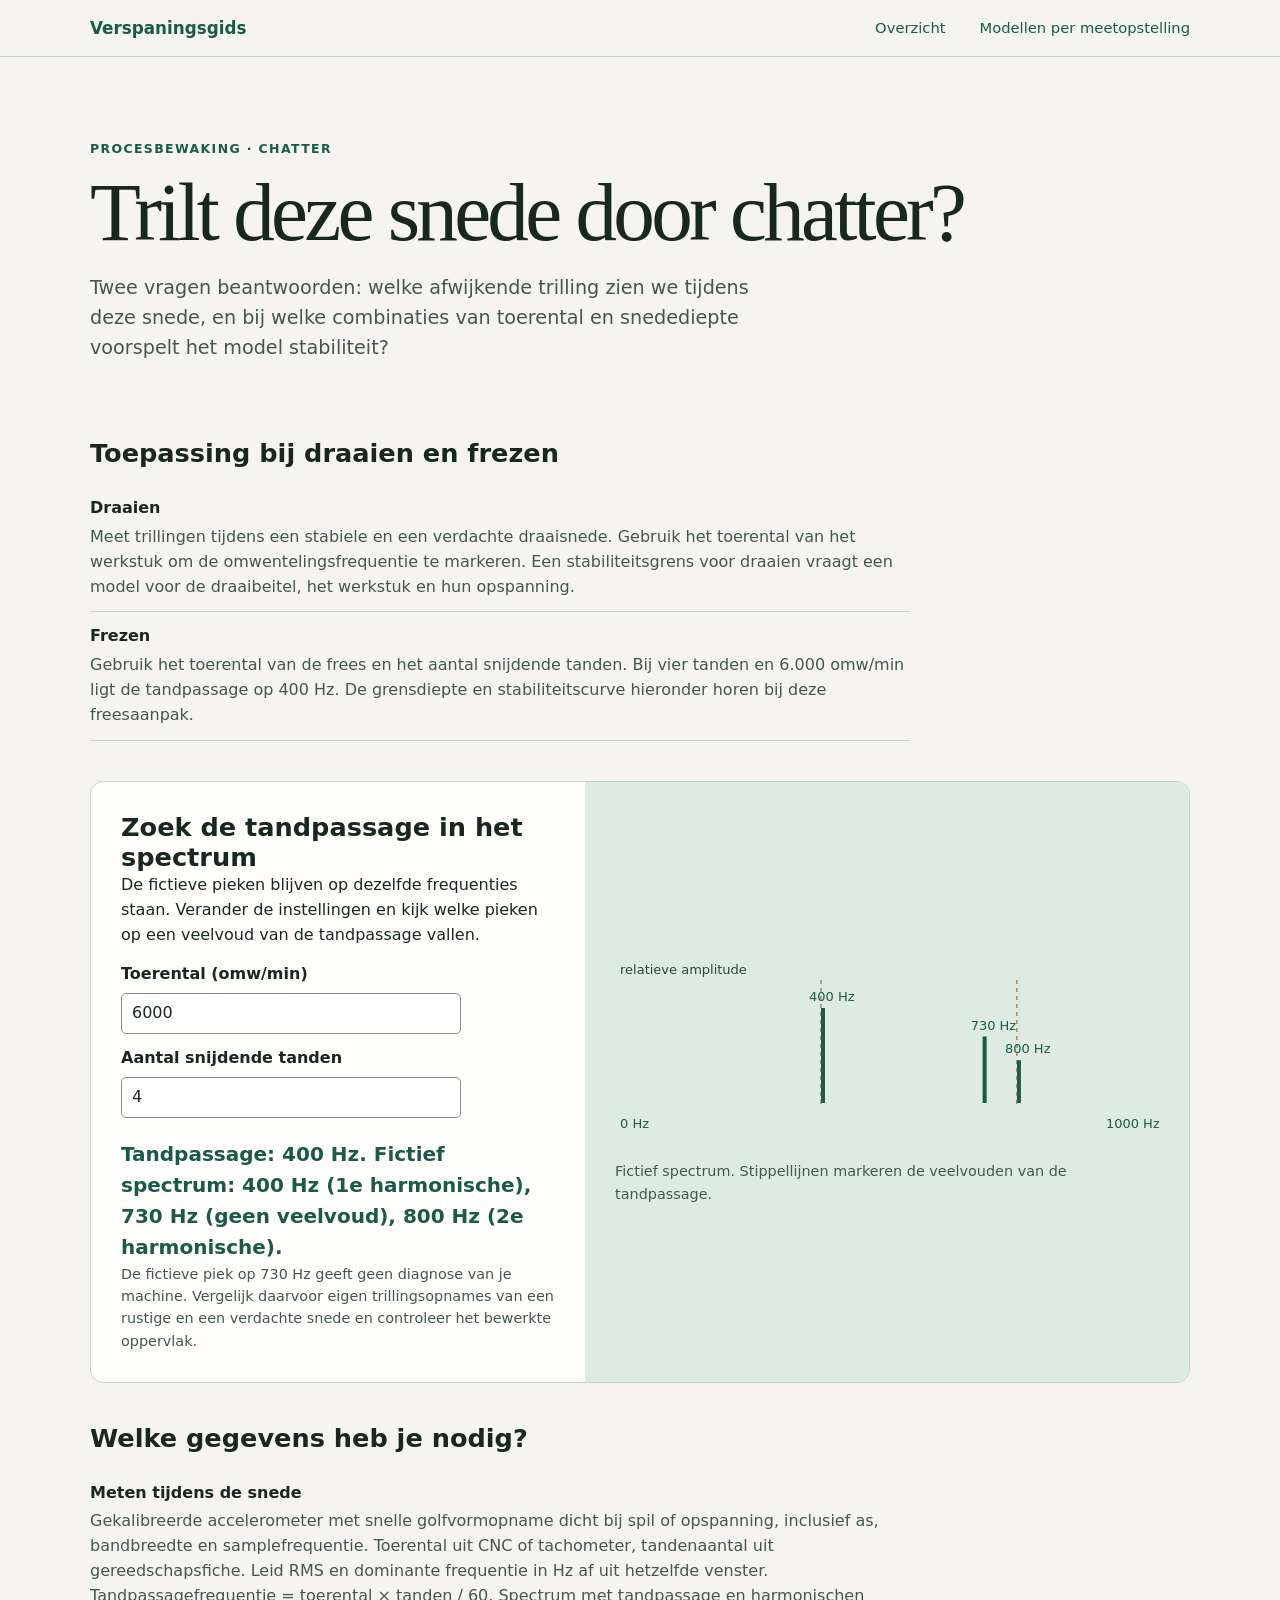
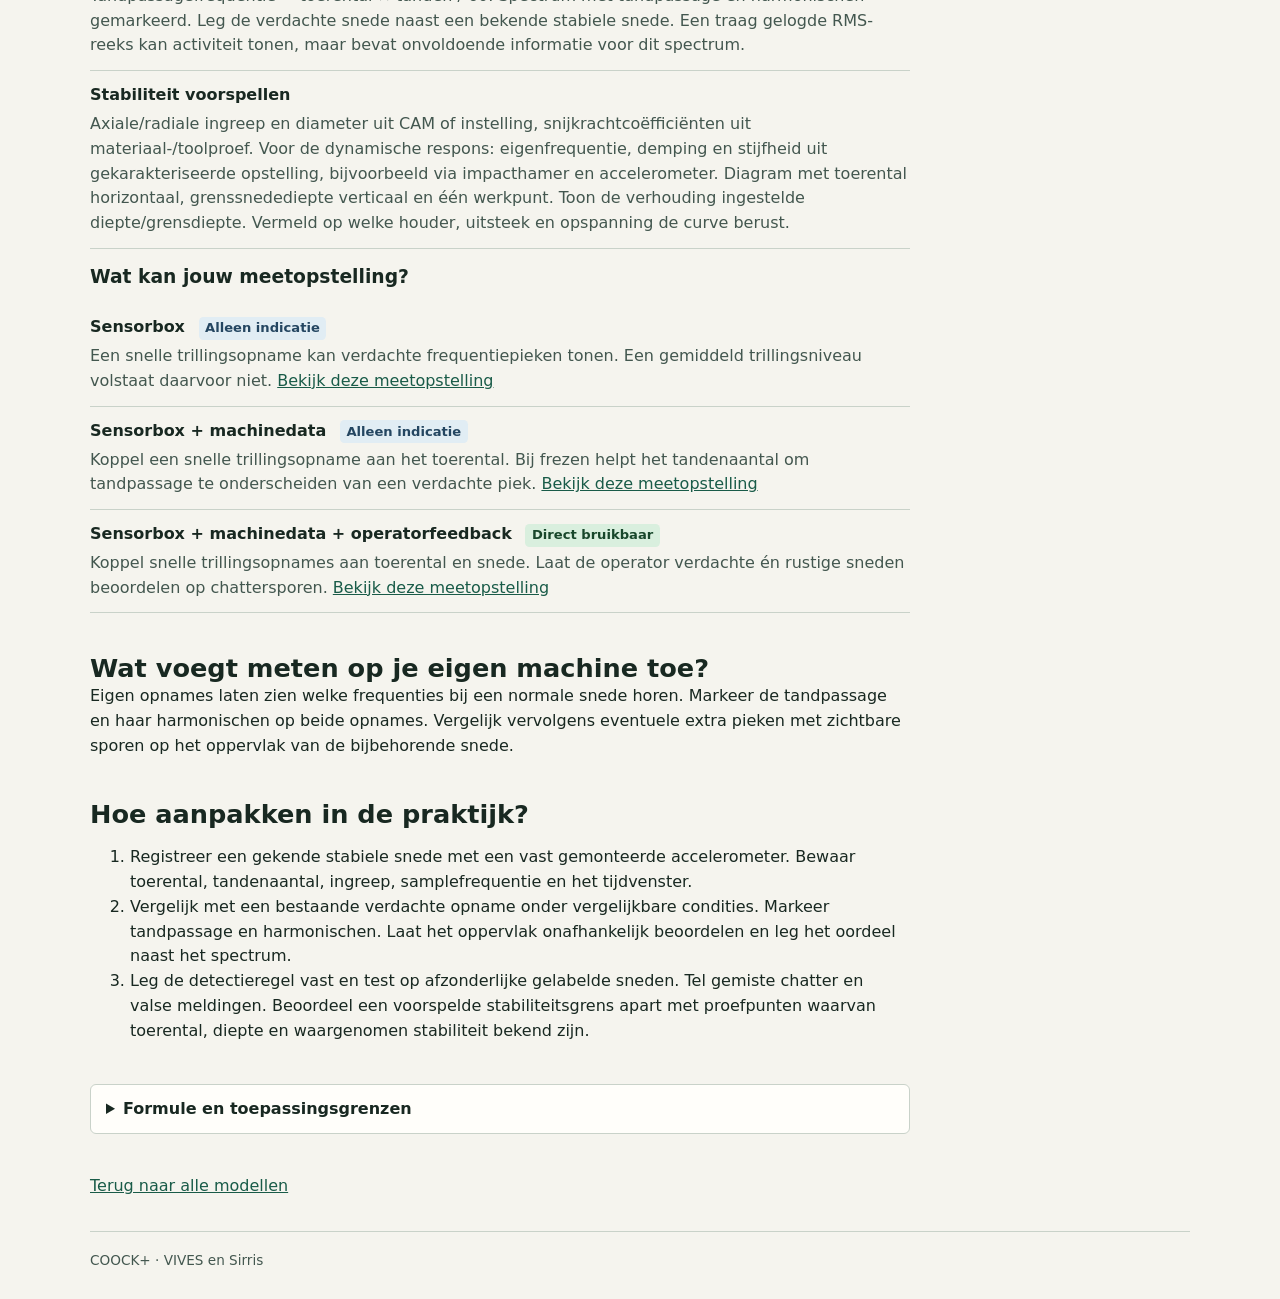
<file: chatter.html>
<!doctype html>
<html lang="nl-BE">
<head>
  <meta charset="utf-8">
  <meta name="viewport" content="width=device-width, initial-scale=1">
  <title>Chatter | Verspaningsgids</title>
  <link rel="stylesheet" href="gids.css">
</head>
<body>
<header class="top"><nav class="wrap" aria-label="Hoofdnavigatie">
  <a class="brand" href="index.html">Verspaningsgids</a>
  <div>
    <a href="index.html">Overzicht</a>
    <a href="bronnen.html">Modellen per meetopstelling</a>
  </div>
</nav></header>
<main class="wrap"><section class="hero detail"><p class="eyebrow">Procesbewaking · Chatter</p><h1>Trilt deze snede door chatter?</h1><p class="intro">Twee vragen beantwoorden: welke afwijkende trilling zien we tijdens deze snede, en bij welke combinaties van toerental en snedediepte voorspelt het model stabiliteit?</p></section>
<section class="reading"><h2>Toepassing bij draaien en frezen</h2>
<dl class="sources">
<div><dt>Draaien</dt><dd>Meet trillingen tijdens een stabiele en een verdachte draaisnede. Gebruik het toerental van het werkstuk om de omwentelingsfrequentie te markeren. Een stabiliteitsgrens voor draaien vraagt een model voor de draaibeitel, het werkstuk en hun opspanning.</dd></div>
<div><dt>Frezen</dt><dd>Gebruik het toerental van de frees en het aantal snijdende tanden. Bij vier tanden en 6.000 omw/min ligt de tandpassage op 400 Hz. De grensdiepte en stabiliteitscurve hieronder horen bij deze freesaanpak.</dd></div>
</dl></section>
<section class="lab" data-model="chatter" aria-label="Zoek de tandpassage in het spectrum">
  <div class="lab-controls"><h2>Zoek de tandpassage in het spectrum</h2><p>De fictieve pieken blijven op dezelfde frequenties staan. Verander de instellingen en kijk welke pieken op een veelvoud van de tandpassage vallen.</p>
    <form><label for="v0">Toerental (omw/min)</label>
<input type="number" id="v0" value="6000" min="1" max="60000" step="any" required>
<label for="v1">Aantal snijdende tanden</label>
<input type="number" id="v1" value="4" min="1" max="32" step="1" required></form>
    <output class="trial-result" aria-live="polite"></output>
    <p class="caption">De fictieve piek op 730 Hz geeft geen diagnose van je machine. Vergelijk daarvoor eigen trillingsopnames van een rustige en een verdachte snede en controleer het bewerkte oppervlak.</p>
  </div>
  <figure><canvas aria-label="Grafiek van het rekenvoorbeeld" role="img"></canvas><figcaption></figcaption></figure>
</section>
<script defer src="proeven.js"></script>
<section class="reading"><h2>Welke gegevens heb je nodig?</h2><dl class="sources"><div><dt>Meten tijdens de snede</dt><dd>Gekalibreerde accelerometer met snelle golfvormopname dicht bij spil of opspanning, inclusief as, bandbreedte en samplefrequentie. Toerental uit CNC of tachometer, tandenaantal uit gereedschapsfiche. Leid RMS en dominante frequentie in Hz af uit hetzelfde venster. Tandpassagefrequentie = toerental × tanden / 60. Spectrum met tandpassage en harmonischen gemarkeerd. Leg de verdachte snede naast een bekende stabiele snede. Een traag gelogde RMS-reeks kan activiteit tonen, maar bevat onvoldoende informatie voor dit spectrum.</dd></div><div><dt>Stabiliteit voorspellen</dt><dd>Axiale/radiale ingreep en diameter uit CAM of instelling, snijkrachtcoëfficiënten uit materiaal-/toolproef. Voor de dynamische respons: eigenfrequentie, demping en stijfheid uit gekarakteriseerde opstelling, bijvoorbeeld via impacthamer en accelerometer. Diagram met toerental horizontaal, grenssnedediepte verticaal en één werkpunt. Toon de verhouding ingestelde diepte/grensdiepte. Vermeld op welke houder, uitsteek en opspanning de curve berust.</dd></div></dl>
    <h3>Wat kan jouw meetopstelling?</h3>
    <dl class="sources">
      <div><dt>Sensorbox <span class="model-status indicator">Alleen indicatie</span></dt><dd>Een snelle trillingsopname kan verdachte frequentiepieken tonen. Een gemiddeld trillingsniveau volstaat daarvoor niet. <a href="bronnen.html#box-chatter" aria-label="Bekijk deze meetopstelling: Sensorbox">Bekijk deze meetopstelling</a></dd></div>
      <div><dt>Sensorbox + machinedata <span class="model-status indicator">Alleen indicatie</span></dt><dd>Koppel een snelle trillingsopname aan het toerental. Bij frezen helpt het tandenaantal om tandpassage te onderscheiden van een verdachte piek. <a href="bronnen.html#box-cnc-chatter" aria-label="Bekijk deze meetopstelling: Sensorbox + machinedata">Bekijk deze meetopstelling</a></dd></div>
      <div><dt>Sensorbox + machinedata + operatorfeedback <span class="model-status direct">Direct bruikbaar</span></dt><dd>Koppel snelle trillingsopnames aan toerental en snede. Laat de operator verdachte én rustige sneden beoordelen op chattersporen. <a href="bronnen.html#box-cnc-operator-chatter" aria-label="Bekijk deze meetopstelling: Sensorbox + machinedata + operatorfeedback">Bekijk deze meetopstelling</a></dd></div>
    </dl>
  </section>
<section class="reading"><h2>Wat voegt meten op je eigen machine toe?</h2><p>Eigen opnames laten zien welke frequenties bij een normale snede horen. Markeer de tandpassage en haar harmonischen op beide opnames. Vergelijk vervolgens eventuele extra pieken met zichtbare sporen op het oppervlak van de bijbehorende snede.</p></section>
<section class="reading"><h2>Hoe aanpakken in de praktijk?</h2><ol><li>Registreer een gekende stabiele snede met een vast gemonteerde accelerometer. Bewaar toerental, tandenaantal, ingreep, samplefrequentie en het tijdvenster.</li><li>Vergelijk met een bestaande verdachte opname onder vergelijkbare condities. Markeer tandpassage en harmonischen. Laat het oppervlak onafhankelijk beoordelen en leg het oordeel naast het spectrum.</li><li>Leg de detectieregel vast en test op afzonderlijke gelabelde sneden. Tel gemiste chatter en valse meldingen. Beoordeel een voorspelde stabiliteitsgrens apart met proefpunten waarvan toerental, diepte en waargenomen stabiliteit bekend zijn.</li></ol></section>
<section class="reading">
  <details><summary>Formule en toepassingsgrenzen</summary>
    <p><strong>Tandpassagefrequentie = n × z / 60</strong></p>
    <p>Bij frezen is n het toerental in omw/min en z het aantal snijdende tanden. Bij 6.000 omw/min en vier tanden verwacht je een component op 400 Hz en mogelijk harmonischen. Vergelijk pieken met een stabiele snede bij hetzelfde toerental. Een extra piek vraagt controle van opname en oppervlak.</p>
    <p>De analytische stabiliteitsindex is SI = aₚ / aₚ,lim. Dit vergelijkt de ingestelde axiale snedediepte met de voorspelde grensdiepte bij dat toerental, beide in mm. Boven 1 ligt de instelling boven de modelgrens. Voor de grensdiepte heb je de dynamische respons van de gemonteerde frees en de snijcondities nodig.</p>
  </details>
</section>
<p><a href="index.html">Terug naar alle modellen</a></p></main>
<footer class="wrap">COOCK+ · VIVES en Sirris</footer>
</body>
</html>
</file>
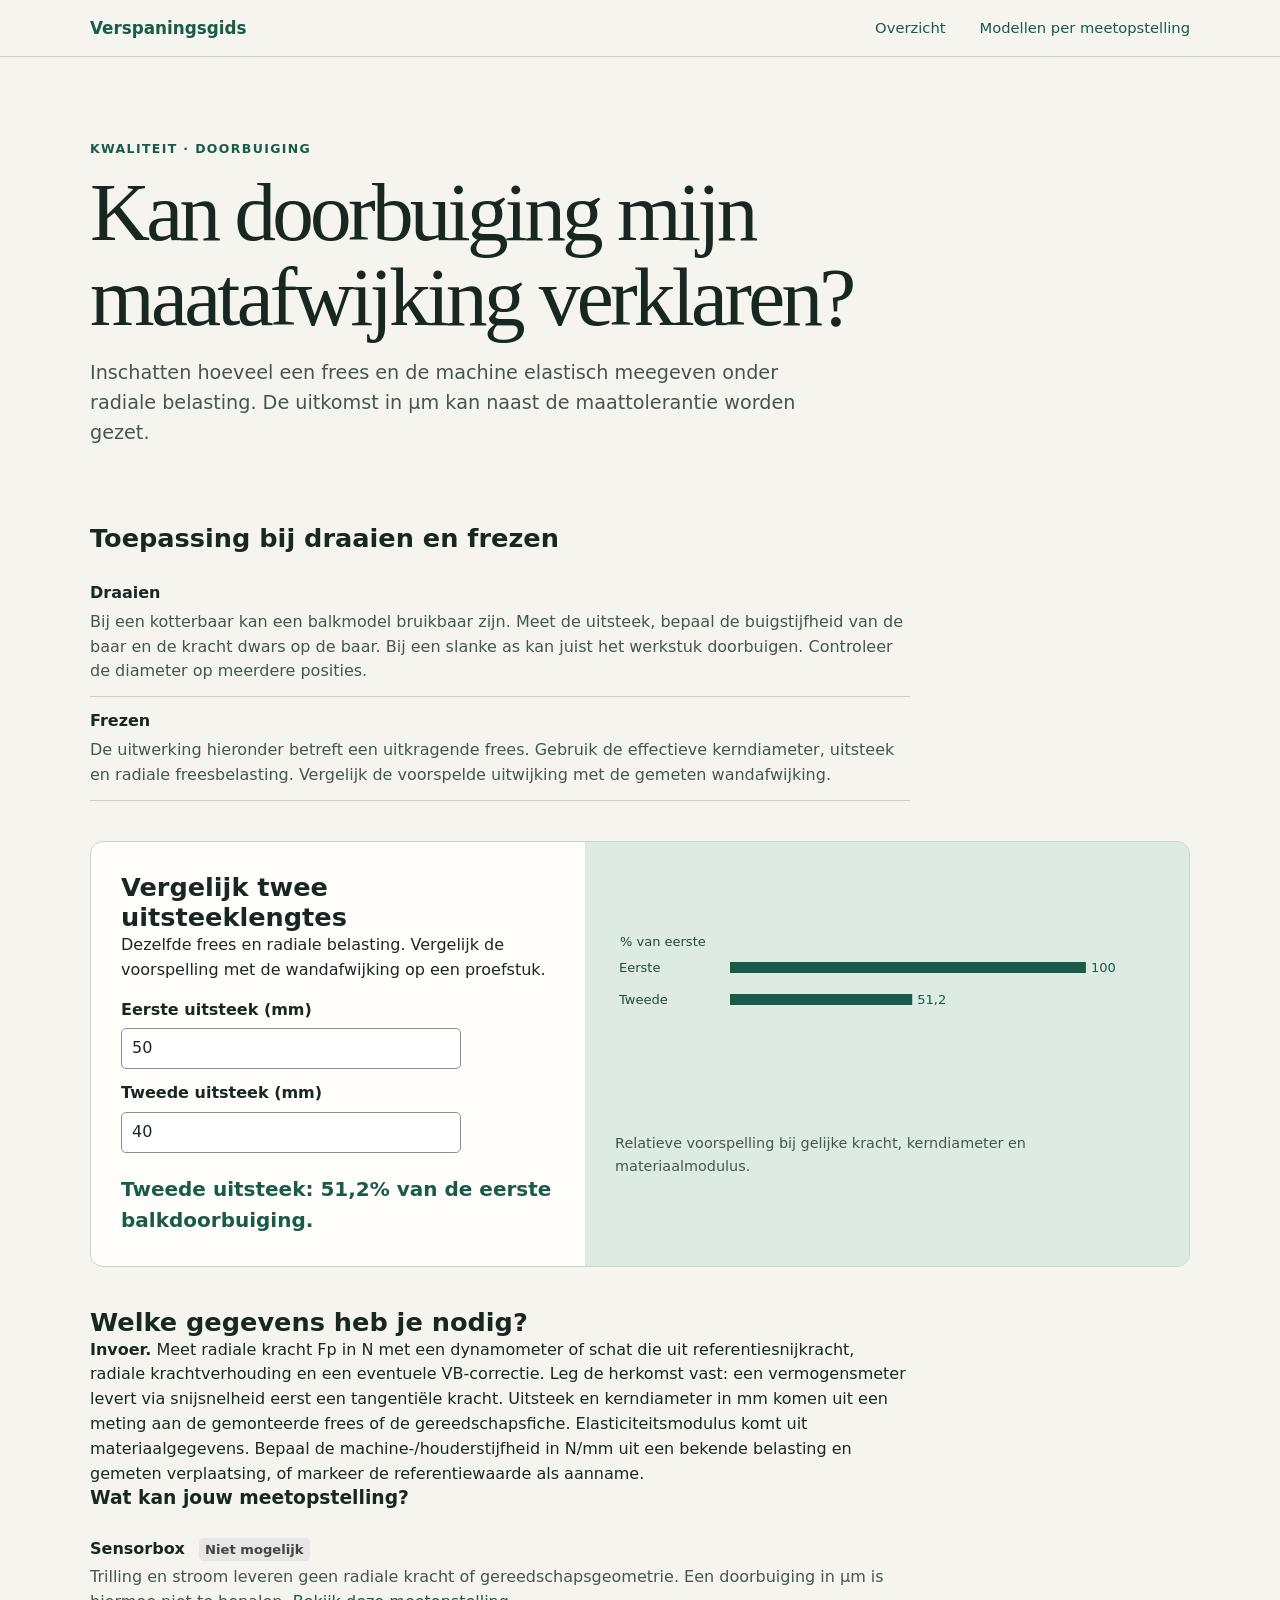
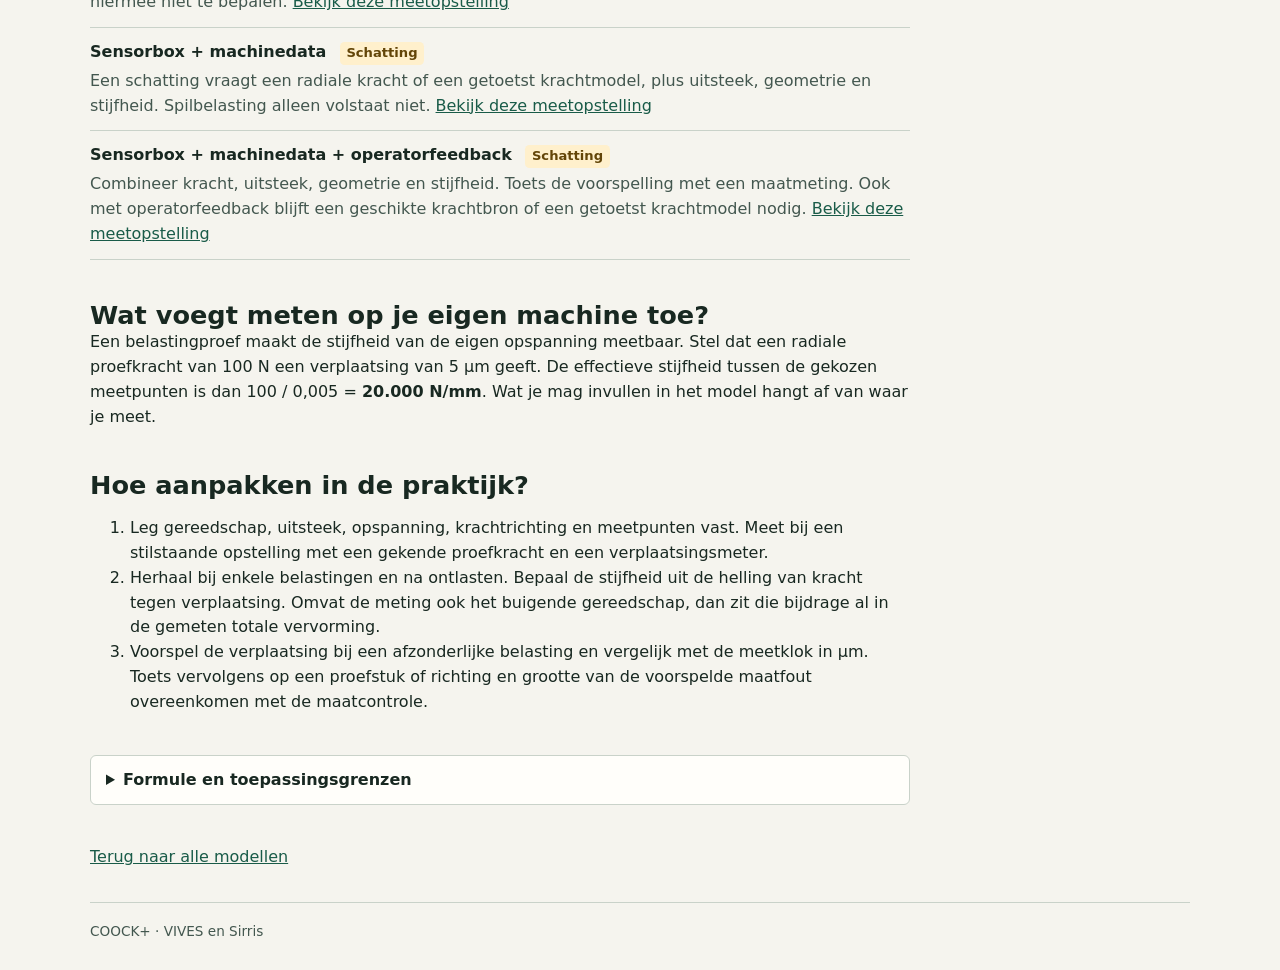
<file: doorbuiging.html>
<!doctype html>
<html lang="nl-BE">
<head>
  <meta charset="utf-8">
  <meta name="viewport" content="width=device-width, initial-scale=1">
  <title>Doorbuiging | Verspaningsgids</title>
  <link rel="stylesheet" href="gids.css">
</head>
<body>
<header class="top"><nav class="wrap" aria-label="Hoofdnavigatie">
  <a class="brand" href="index.html">Verspaningsgids</a>
  <div>
    <a href="index.html">Overzicht</a>
    <a href="bronnen.html">Modellen per meetopstelling</a>
  </div>
</nav></header>
<main class="wrap"><section class="hero detail"><p class="eyebrow">Kwaliteit · Doorbuiging</p><h1>Kan doorbuiging mijn maatafwijking verklaren?</h1><p class="intro">Inschatten hoeveel een frees en de machine elastisch meegeven onder radiale belasting. De uitkomst in µm kan naast de maattolerantie worden gezet.</p></section>
<section class="reading"><h2>Toepassing bij draaien en frezen</h2>
<dl class="sources">
<div><dt>Draaien</dt><dd>Bij een kotterbaar kan een balkmodel bruikbaar zijn. Meet de uitsteek, bepaal de buigstijfheid van de baar en de kracht dwars op de baar. Bij een slanke as kan juist het werkstuk doorbuigen. Controleer de diameter op meerdere posities.</dd></div>
<div><dt>Frezen</dt><dd>De uitwerking hieronder betreft een uitkragende frees. Gebruik de effectieve kerndiameter, uitsteek en radiale freesbelasting. Vergelijk de voorspelde uitwijking met de gemeten wandafwijking.</dd></div>
</dl></section>
<section class="lab" data-model="doorbuiging" aria-label="Vergelijk twee uitsteeklengtes">
  <div class="lab-controls"><h2>Vergelijk twee uitsteeklengtes</h2><p>Dezelfde frees en radiale belasting. Vergelijk de voorspelling met de wandafwijking op een proefstuk.</p>
    <form><label for="v0">Eerste uitsteek (mm)</label>
<input type="number" id="v0" value="50" min="1" max="300" step="any" required>
<label for="v1">Tweede uitsteek (mm)</label>
<input type="number" id="v1" value="40" min="1" max="300" step="any" required></form>
    <output class="trial-result" aria-live="polite"></output>
  </div>
  <figure><canvas aria-label="Grafiek van het rekenvoorbeeld" role="img"></canvas><figcaption></figcaption></figure>
</section>
<script defer src="proeven.js"></script>
<section class="reading"><h2>Welke gegevens heb je nodig?</h2><p><strong>Invoer.</strong> Meet radiale kracht Fp in N met een dynamometer of schat die uit referentiesnijkracht, radiale krachtverhouding en een eventuele VB-correctie. Leg de herkomst vast: een vermogensmeter levert via snijsnelheid eerst een tangentiële kracht. Uitsteek en kerndiameter in mm komen uit een meting aan de gemonteerde frees of de gereedschapsfiche. Elasticiteitsmodulus komt uit materiaalgegevens. Bepaal de machine-/houderstijfheid in N/mm uit een bekende belasting en gemeten verplaatsing, of markeer de referentiewaarde als aanname.</p>
    <h3>Wat kan jouw meetopstelling?</h3>
    <dl class="sources">
      <div><dt>Sensorbox <span class="model-status missing">Niet mogelijk</span></dt><dd>Trilling en stroom leveren geen radiale kracht of gereedschapsgeometrie. Een doorbuiging in µm is hiermee niet te bepalen. <a href="bronnen.html#box-doorbuiging" aria-label="Bekijk deze meetopstelling: Sensorbox">Bekijk deze meetopstelling</a></dd></div>
      <div><dt>Sensorbox + machinedata <span class="model-status estimate">Schatting</span></dt><dd>Een schatting vraagt een radiale kracht of een getoetst krachtmodel, plus uitsteek, geometrie en stijfheid. Spilbelasting alleen volstaat niet. <a href="bronnen.html#box-cnc-doorbuiging" aria-label="Bekijk deze meetopstelling: Sensorbox + machinedata">Bekijk deze meetopstelling</a></dd></div>
      <div><dt>Sensorbox + machinedata + operatorfeedback <span class="model-status estimate">Schatting</span></dt><dd>Combineer kracht, uitsteek, geometrie en stijfheid. Toets de voorspelling met een maatmeting. Ook met operatorfeedback blijft een geschikte krachtbron of een getoetst krachtmodel nodig. <a href="bronnen.html#box-cnc-operator-doorbuiging" aria-label="Bekijk deze meetopstelling: Sensorbox + machinedata + operatorfeedback">Bekijk deze meetopstelling</a></dd></div>
    </dl>
  </section>
<section class="reading"><h2>Wat voegt meten op je eigen machine toe?</h2><p>Een belastingproef maakt de stijfheid van de eigen opspanning meetbaar. Stel dat een radiale proefkracht van 100 N een verplaatsing van 5 µm geeft. De effectieve stijfheid tussen de gekozen meetpunten is dan 100 / 0,005 = <strong>20.000 N/mm</strong>. Wat je mag invullen in het model hangt af van waar je meet.</p></section>
<section class="reading"><h2>Hoe aanpakken in de praktijk?</h2><ol><li>Leg gereedschap, uitsteek, opspanning, krachtrichting en meetpunten vast. Meet bij een stilstaande opstelling met een gekende proefkracht en een verplaatsingsmeter.</li><li>Herhaal bij enkele belastingen en na ontlasten. Bepaal de stijfheid uit de helling van kracht tegen verplaatsing. Omvat de meting ook het buigende gereedschap, dan zit die bijdrage al in de gemeten totale vervorming.</li><li>Voorspel de verplaatsing bij een afzonderlijke belasting en vergelijk met de meetklok in µm. Toets vervolgens op een proefstuk of richting en grootte van de voorspelde maatfout overeenkomen met de maatcontrole.</li></ol></section>
<section class="reading">
  <details><summary>Formule en toepassingsgrenzen</summary>
    <p><strong>δ = F × L³ / (3 × E × I)</strong></p>
    <p>Voor een ingeklemde ronde balk met een radiale puntlast aan het uiteinde is F de kracht in N, L de vrije lengte in mm, E de elasticiteitsmodulus in N/mm² en I = π × d⁴ / 64 het oppervlaktetraagheidsmoment in mm⁴. Gebruik voor d de effectieve kerndiameter. De uitkomst is in mm. Vermenigvuldig met 1000 voor µm.</p>
    <p>Voor een apart gekarakteriseerde machinebijdrage geldt δ = F / k. Bij 100 N en 20.000 N/mm is dat 0,005 mm of 5 µm. Tel de balkbijdrage alleen op als de gemeten stijfheid k die vervorming uitsluit.</p>
  </details>
</section>
<p><a href="index.html">Terug naar alle modellen</a></p></main>
<footer class="wrap">COOCK+ · VIVES en Sirris</footer>
</body>
</html>
</file>
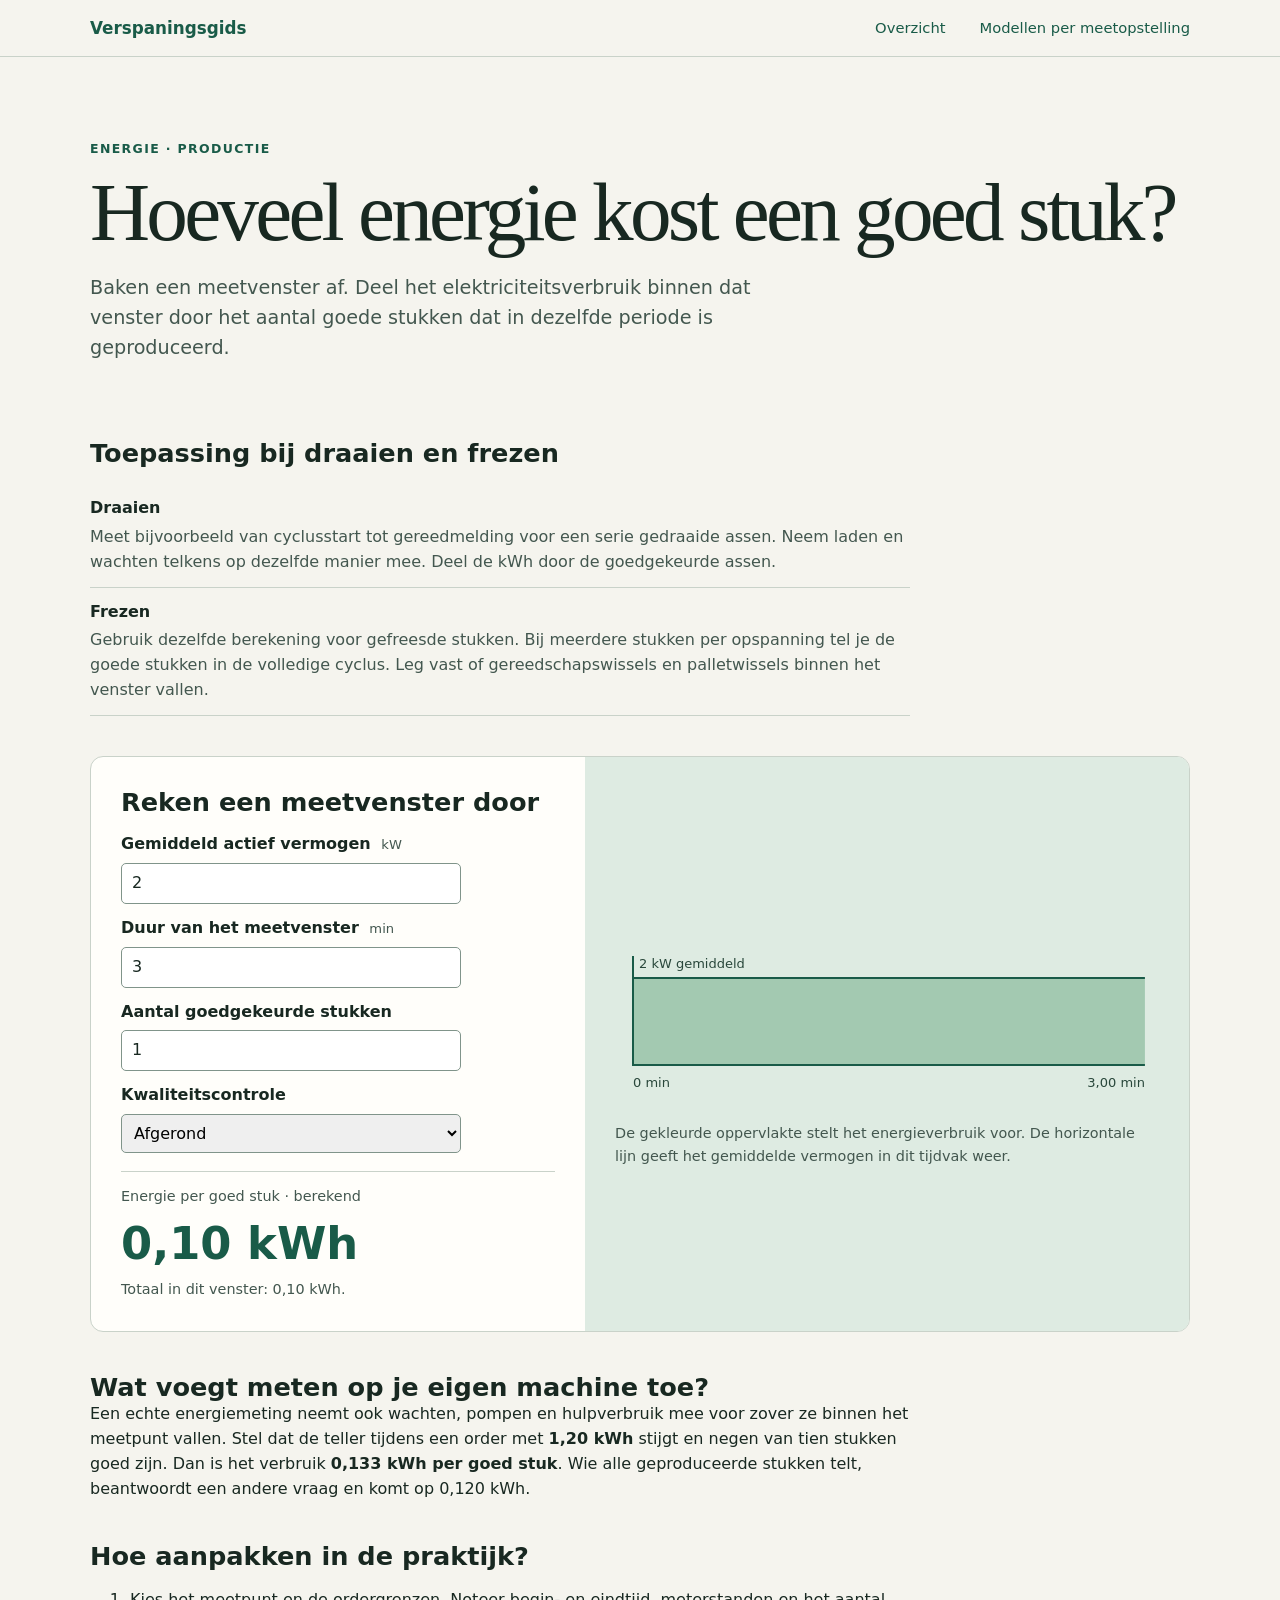
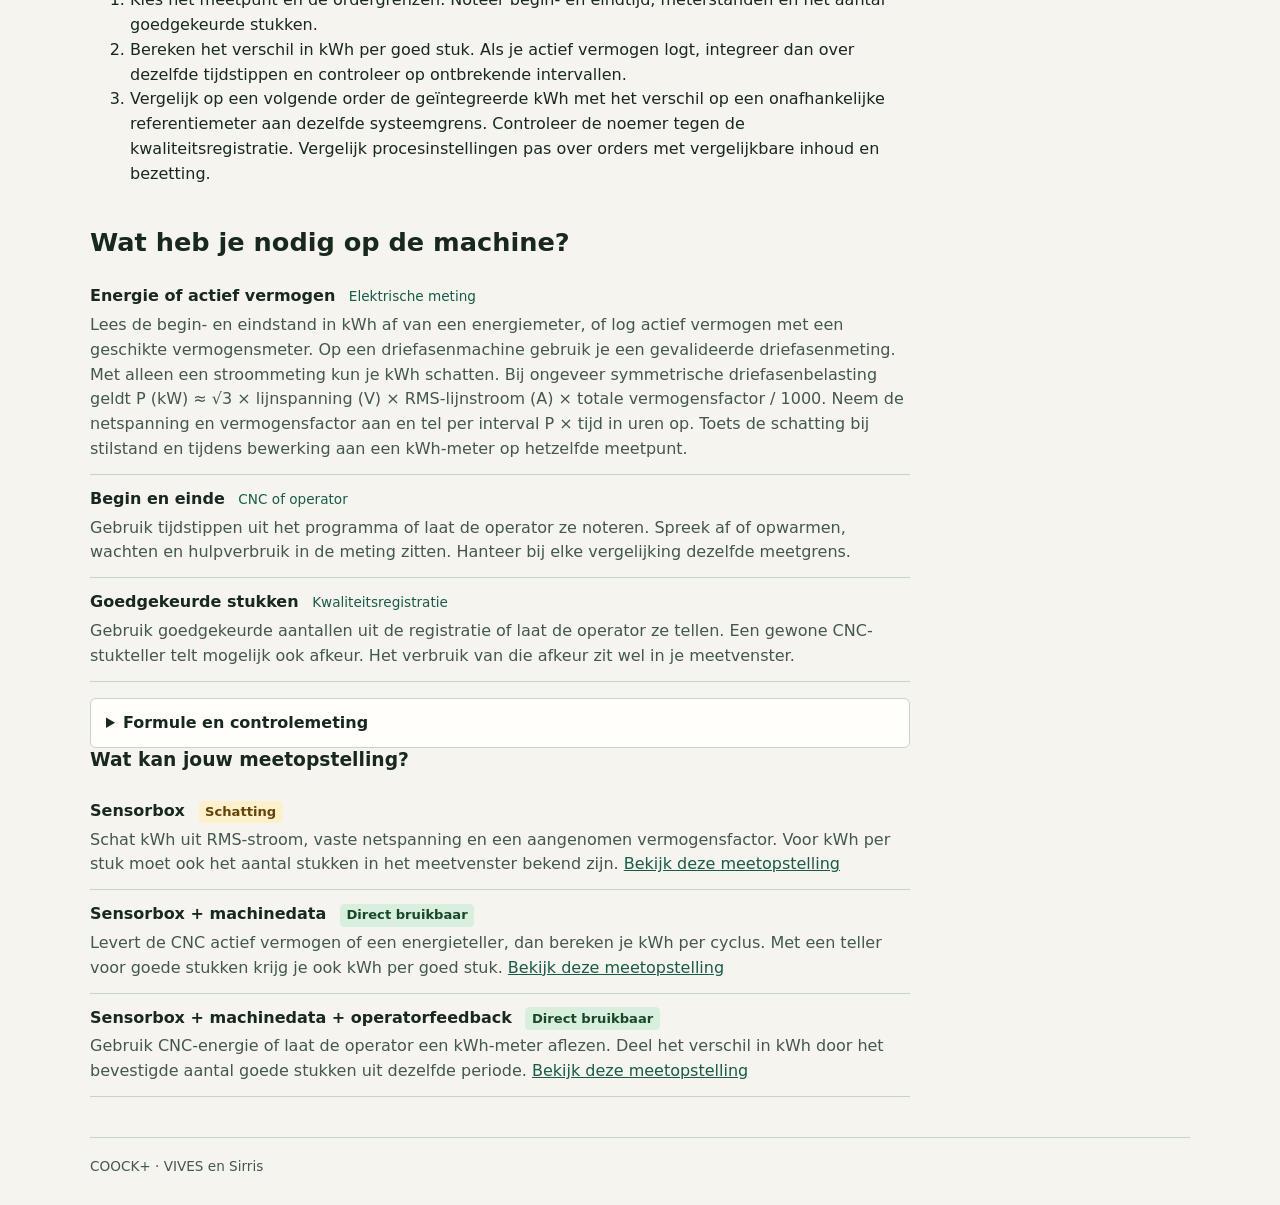
<file: energie.html>
<!doctype html>
<html lang="nl-BE">
<head>
  <meta charset="utf-8">
  <meta name="viewport" content="width=device-width, initial-scale=1">
  <title>Energie per stuk | Verspaningsgids</title>
  <link rel="stylesheet" href="gids.css">
</head>
<body>
<header class="top"><nav class="wrap" aria-label="Hoofdnavigatie">
  <a class="brand" href="index.html">Verspaningsgids</a>
  <div>
    <a href="index.html">Overzicht</a>
    <a href="bronnen.html">Modellen per meetopstelling</a>
  </div>
</nav></header>
<main class="wrap">
  <section class="hero detail">
    <p class="eyebrow">Energie · Productie</p>
    <h1>Hoeveel energie kost een goed stuk?</h1>
    <p class="intro">Baken een meetvenster af. Deel het elektriciteitsverbruik binnen dat venster door het aantal goede stukken dat in dezelfde periode is geproduceerd.</p>
  </section>
<section class="reading"><h2>Toepassing bij draaien en frezen</h2>
<dl class="sources">
<div><dt>Draaien</dt><dd>Meet bijvoorbeeld van cyclusstart tot gereedmelding voor een serie gedraaide assen. Neem laden en wachten telkens op dezelfde manier mee. Deel de kWh door de goedgekeurde assen.</dd></div>
<div><dt>Frezen</dt><dd>Gebruik dezelfde berekening voor gefreesde stukken. Bij meerdere stukken per opspanning tel je de goede stukken in de volledige cyclus. Leg vast of gereedschapswissels en palletwissels binnen het venster vallen.</dd></div>
</dl></section>
  <section class="lab" aria-labelledby="example">
    <div class="lab-controls">
      <h2 id="example">Reken een meetvenster door</h2>
      <form id="energy">
        <label for="power">Gemiddeld actief vermogen <span>kW</span></label>
        <input id="power" type="text" inputmode="decimal" value="2" autocomplete="off">
        <label for="time">Duur van het meetvenster <span>min</span></label>
        <input id="time" type="text" inputmode="decimal" value="3" autocomplete="off">
        <label for="parts">Aantal goedgekeurde stukken</label>
        <input id="parts" type="text" inputmode="numeric" value="1" autocomplete="off">
        <label for="quality">Kwaliteitscontrole</label>
        <select id="quality">
          <option value="complete">Afgerond</option>
          <option value="pending">Stukken wachten op controle</option>
        </select>
      </form>
      <div class="result"><span id="energy-label">Energie per goed stuk · berekend</span><output for="power time parts quality" id="value" aria-labelledby="energy-label" role="status">0,10 kWh</output></div>
      <p id="feedback" class="caption">In dit venster wordt in totaal 0,10 kWh verbruikt.</p>
    </div>
    <figure>
      <canvas id="chart" role="img" aria-label="Oppervlakte onder het gemiddelde vermogen in het meetvenster"></canvas>
      <figcaption>De gekleurde oppervlakte stelt het energieverbruik voor. De horizontale lijn geeft het gemiddelde vermogen in dit tijdvak weer.</figcaption>
    </figure>
  </section>
<section class="reading"><h2>Wat voegt meten op je eigen machine toe?</h2><p>Een echte energiemeting neemt ook wachten, pompen en hulpverbruik mee voor zover ze binnen het meetpunt vallen. Stel dat de teller tijdens een order met <strong>1,20 kWh</strong> stijgt en negen van tien stukken goed zijn. Dan is het verbruik <strong>0,133 kWh per goed stuk</strong>. Wie alle geproduceerde stukken telt, beantwoordt een andere vraag en komt op 0,120 kWh.</p></section>
<section class="reading"><h2>Hoe aanpakken in de praktijk?</h2><ol><li>Kies het meetpunt en de ordergrenzen. Noteer begin- en eindtijd, meterstanden en het aantal goedgekeurde stukken.</li><li>Bereken het verschil in kWh per goed stuk. Als je actief vermogen logt, integreer dan over dezelfde tijdstippen en controleer op ontbrekende intervallen.</li><li>Vergelijk op een volgende order de geïntegreerde kWh met het verschil op een onafhankelijke referentiemeter aan dezelfde systeemgrens. Controleer de noemer tegen de kwaliteitsregistratie. Vergelijk procesinstellingen pas over orders met vergelijkbare inhoud en bezetting.</li></ol></section>
  <section class="reading">
    <h2>Wat heb je nodig op de machine?</h2>
    <dl class="sources">
      <div><dt>Energie of actief vermogen <span>Elektrische meting</span></dt><dd>Lees de begin- en eindstand in kWh af van een energiemeter, of log actief vermogen met een geschikte vermogensmeter. Op een driefasenmachine gebruik je een gevalideerde driefasenmeting. Met alleen een stroommeting kun je kWh schatten. Bij ongeveer symmetrische driefasenbelasting geldt P (kW) ≈ √3 × lijnspanning (V) × RMS-lijnstroom (A) × totale vermogensfactor / 1000. Neem de netspanning en vermogensfactor aan en tel per interval P × tijd in uren op. Toets de schatting bij stilstand en tijdens bewerking aan een kWh-meter op hetzelfde meetpunt.</dd></div>
      <div><dt>Begin en einde <span>CNC of operator</span></dt><dd>Gebruik tijdstippen uit het programma of laat de operator ze noteren. Spreek af of opwarmen, wachten en hulpverbruik in de meting zitten. Hanteer bij elke vergelijking dezelfde meetgrens.</dd></div>
      <div><dt>Goedgekeurde stukken <span>Kwaliteitsregistratie</span></dt><dd>Gebruik goedgekeurde aantallen uit de registratie of laat de operator ze tellen. Een gewone CNC-stukteller telt mogelijk ook afkeur. Het verbruik van die afkeur zit wel in je meetvenster.</dd></div>
    </dl>
    <details><summary>Formule en controlemeting</summary>
      <p><strong>kWh per goed stuk = energie in het meetvenster / aantal goede stukken.</strong> Bij gemiddeld vermogen in kW is de energie gelijk aan vermogen × minuten / 60. Bij wisselend vermogen tel je de energie per tijdstap op of gebruik je het verschil tussen twee meterstanden.</p>
      <p>Vergelijk de uitkomst met het verschil op de energiemeter over hetzelfde venster. Bij nul goede stukken blijft het totale verbruik bruikbaar en is de waarde per goed stuk onbepaald.</p>
    </details>
  
    <h3>Wat kan jouw meetopstelling?</h3>
    <dl class="sources">
      <div><dt>Sensorbox <span class="model-status estimate">Schatting</span></dt><dd>Schat kWh uit RMS-stroom, vaste netspanning en een aangenomen vermogensfactor. Voor kWh per stuk moet ook het aantal stukken in het meetvenster bekend zijn. <a href="bronnen.html#box-energie" aria-label="Bekijk deze meetopstelling: Sensorbox">Bekijk deze meetopstelling</a></dd></div>
      <div><dt>Sensorbox + machinedata <span class="model-status direct">Direct bruikbaar</span></dt><dd>Levert de CNC actief vermogen of een energieteller, dan bereken je kWh per cyclus. Met een teller voor goede stukken krijg je ook kWh per goed stuk. <a href="bronnen.html#box-cnc-energie" aria-label="Bekijk deze meetopstelling: Sensorbox + machinedata">Bekijk deze meetopstelling</a></dd></div>
      <div><dt>Sensorbox + machinedata + operatorfeedback <span class="model-status direct">Direct bruikbaar</span></dt><dd>Gebruik CNC-energie of laat de operator een kWh-meter aflezen. Deel het verschil in kWh door het bevestigde aantal goede stukken uit dezelfde periode. <a href="bronnen.html#box-cnc-operator-energie" aria-label="Bekijk deze meetopstelling: Sensorbox + machinedata + operatorfeedback">Bekijk deze meetopstelling</a></dd></div>
    </dl>
  </section>
</main>
<script src="gids.js"></script>
<footer class="wrap">COOCK+ · VIVES en Sirris</footer>
</body>
</html>
</file>
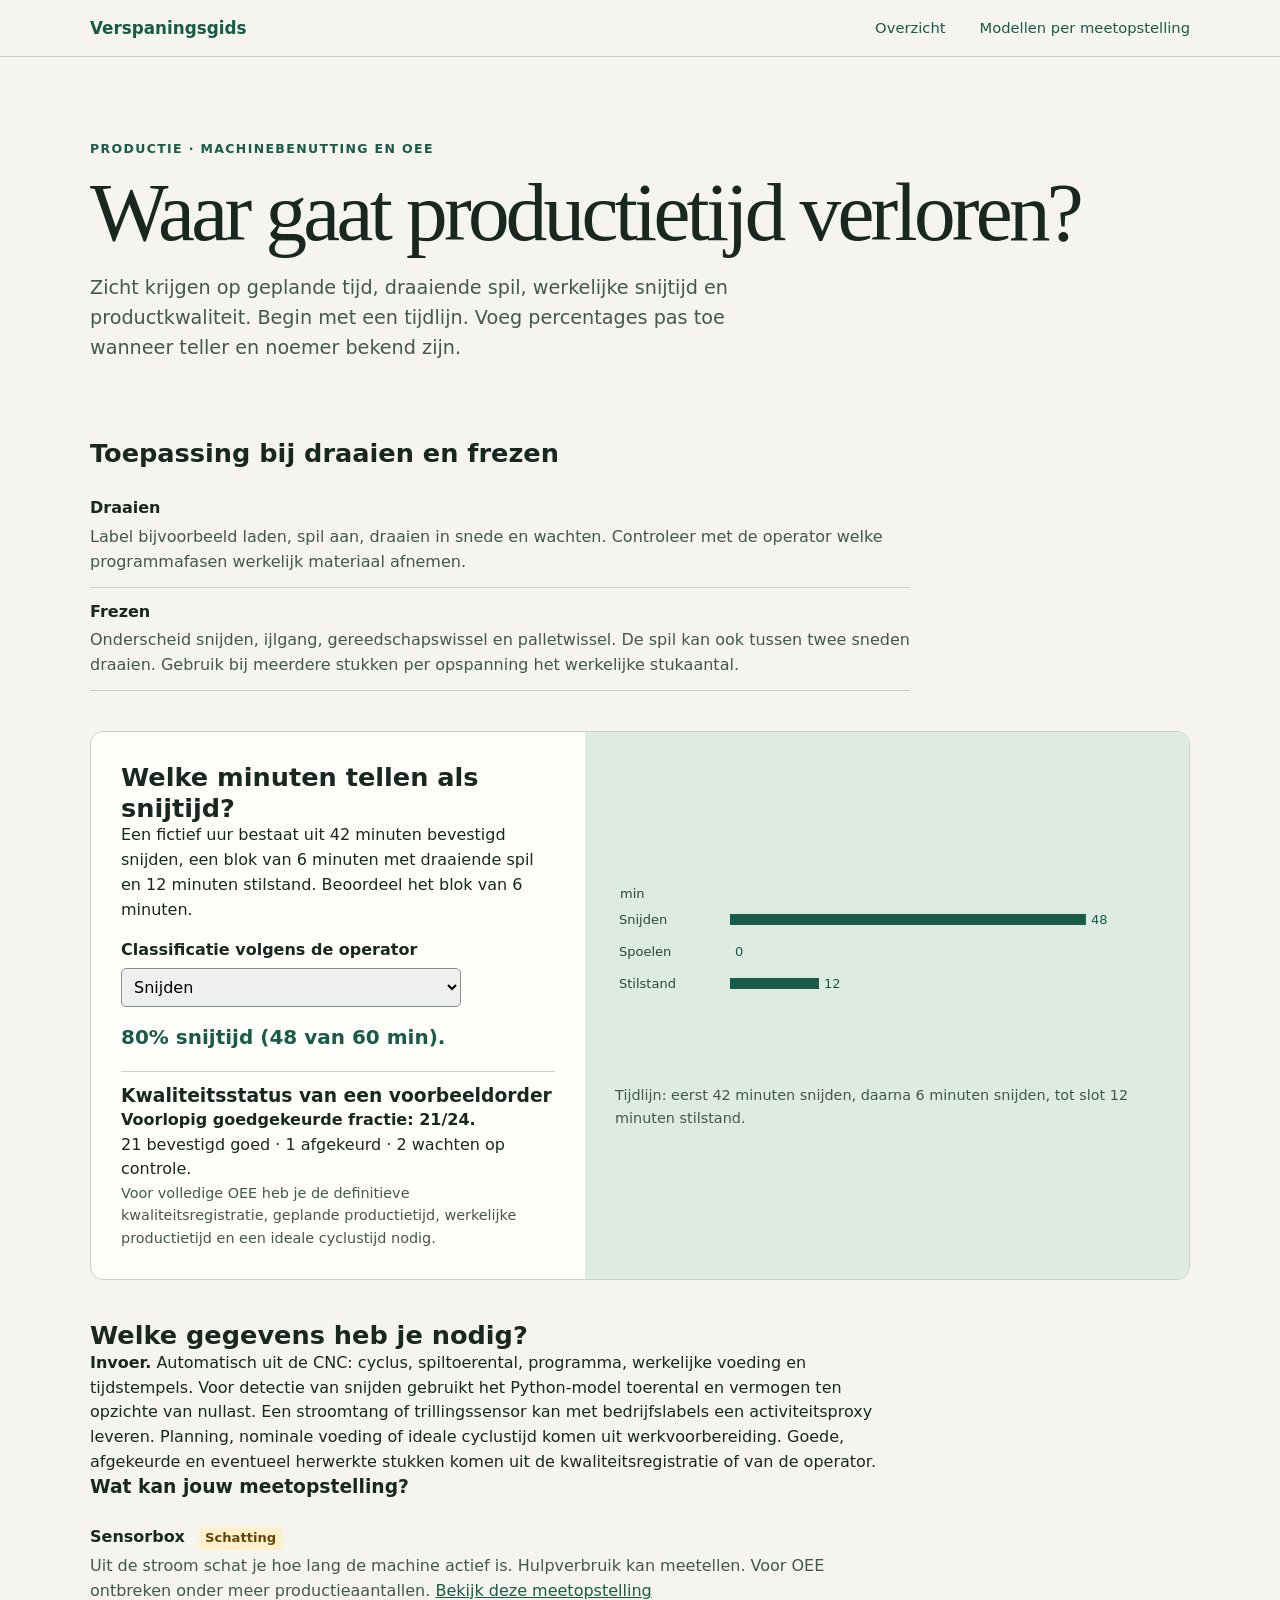
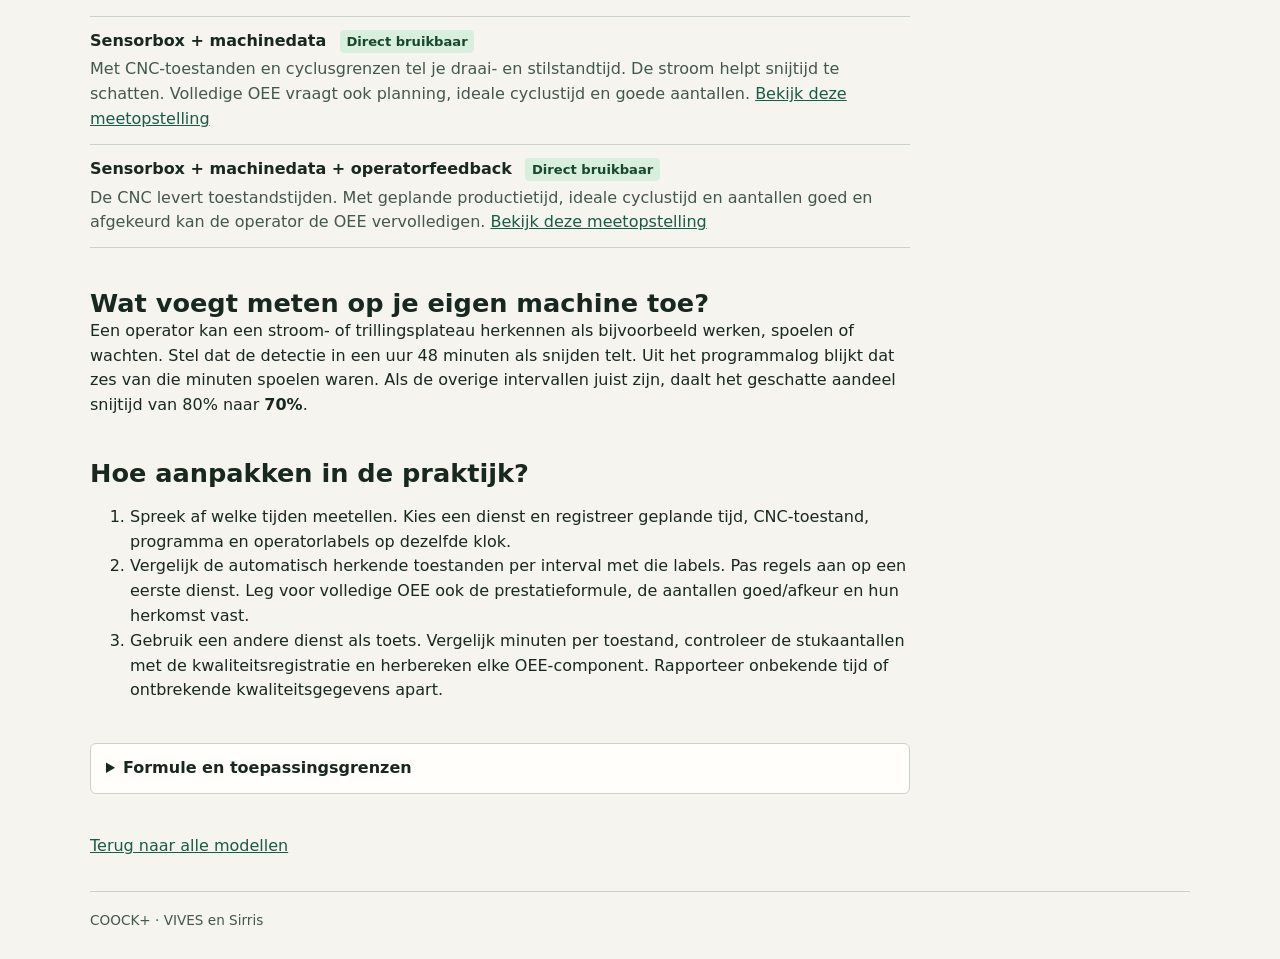
<file: machinebenutting.html>
<!doctype html>
<html lang="nl-BE">
<head>
  <meta charset="utf-8">
  <meta name="viewport" content="width=device-width, initial-scale=1">
  <title>Machinebenutting en OEE | Verspaningsgids</title>
  <link rel="stylesheet" href="gids.css">
</head>
<body>
<header class="top"><nav class="wrap" aria-label="Hoofdnavigatie">
  <a class="brand" href="index.html">Verspaningsgids</a>
  <div>
    <a href="index.html">Overzicht</a>
    <a href="bronnen.html">Modellen per meetopstelling</a>
  </div>
</nav></header>
<main class="wrap"><section class="hero detail"><p class="eyebrow">Productie · Machinebenutting en OEE</p><h1>Waar gaat productietijd verloren?</h1><p class="intro">Zicht krijgen op geplande tijd, draaiende spil, werkelijke snijtijd en productkwaliteit. Begin met een tijdlijn. Voeg percentages pas toe wanneer teller en noemer bekend zijn.</p></section>
<section class="reading"><h2>Toepassing bij draaien en frezen</h2>
<dl class="sources">
<div><dt>Draaien</dt><dd>Label bijvoorbeeld laden, spil aan, draaien in snede en wachten. Controleer met de operator welke programmafasen werkelijk materiaal afnemen.</dd></div>
<div><dt>Frezen</dt><dd>Onderscheid snijden, ijlgang, gereedschapswissel en palletwissel. De spil kan ook tussen twee sneden draaien. Gebruik bij meerdere stukken per opspanning het werkelijke stukaantal.</dd></div>
</dl></section>
<section class="lab" data-model="machinebenutting" aria-label="Welke minuten tellen als snijtijd?">
  <div class="lab-controls"><h2>Welke minuten tellen als snijtijd?</h2><p>Een fictief uur bestaat uit 42 minuten bevestigd snijden, een blok van 6 minuten met draaiende spil en 12 minuten stilstand. Beoordeel het blok van 6 minuten.</p>
    <form><label for="v0">Classificatie volgens de operator</label>
<select id="v0"><option>Snijden</option><option>Spoelen</option></select></form>
    <output class="trial-result" aria-live="polite"></output>
    <div class="result">
      <h3>Kwaliteitsstatus van een voorbeeldorder</h3>
      <p><strong>Voorlopig goedgekeurde fractie: 21/24.</strong></p>
      <p>21 bevestigd goed · 1 afgekeurd · 2 wachten op controle.</p>
      <p class="caption">Voor volledige OEE heb je de definitieve kwaliteitsregistratie, geplande productietijd, werkelijke productietijd en een ideale cyclustijd nodig.</p>
    </div>
  </div>
  <figure><canvas aria-label="Grafiek van het rekenvoorbeeld" role="img"></canvas><figcaption></figcaption></figure>
</section>
<script defer src="proeven.js"></script>
<section class="reading"><h2>Welke gegevens heb je nodig?</h2><p><strong>Invoer.</strong> Automatisch uit de CNC: cyclus, spiltoerental, programma, werkelijke voeding en tijdstempels. Voor detectie van snijden gebruikt het Python-model toerental en vermogen ten opzichte van nullast. Een stroomtang of trillingssensor kan met bedrijfslabels een activiteitsproxy leveren. Planning, nominale voeding of ideale cyclustijd komen uit werkvoorbereiding. Goede, afgekeurde en eventueel herwerkte stukken komen uit de kwaliteitsregistratie of van de operator.</p>
    <h3>Wat kan jouw meetopstelling?</h3>
    <dl class="sources">
      <div><dt>Sensorbox <span class="model-status estimate">Schatting</span></dt><dd>Uit de stroom schat je hoe lang de machine actief is. Hulpverbruik kan meetellen. Voor OEE ontbreken onder meer productieaantallen. <a href="bronnen.html#box-machinebenutting" aria-label="Bekijk deze meetopstelling: Sensorbox">Bekijk deze meetopstelling</a></dd></div>
      <div><dt>Sensorbox + machinedata <span class="model-status direct">Direct bruikbaar</span></dt><dd>Met CNC-toestanden en cyclusgrenzen tel je draai- en stilstandtijd. De stroom helpt snijtijd te schatten. Volledige OEE vraagt ook planning, ideale cyclustijd en goede aantallen. <a href="bronnen.html#box-cnc-machinebenutting" aria-label="Bekijk deze meetopstelling: Sensorbox + machinedata">Bekijk deze meetopstelling</a></dd></div>
      <div><dt>Sensorbox + machinedata + operatorfeedback <span class="model-status direct">Direct bruikbaar</span></dt><dd>De CNC levert toestandstijden. Met geplande productietijd, ideale cyclustijd en aantallen goed en afgekeurd kan de operator de OEE vervolledigen. <a href="bronnen.html#box-cnc-operator-machinebenutting" aria-label="Bekijk deze meetopstelling: Sensorbox + machinedata + operatorfeedback">Bekijk deze meetopstelling</a></dd></div>
    </dl>
  </section>
<section class="reading"><h2>Wat voegt meten op je eigen machine toe?</h2><p>Een operator kan een stroom- of trillingsplateau herkennen als bijvoorbeeld werken, spoelen of wachten. Stel dat de detectie in een uur 48 minuten als snijden telt. Uit het programmalog blijkt dat zes van die minuten spoelen waren. Als de overige intervallen juist zijn, daalt het geschatte aandeel snijtijd van 80% naar <strong>70%</strong>.</p></section>
<section class="reading"><h2>Hoe aanpakken in de praktijk?</h2><ol><li>Spreek af welke tijden meetellen. Kies een dienst en registreer geplande tijd, CNC-toestand, programma en operatorlabels op dezelfde klok.</li><li>Vergelijk de automatisch herkende toestanden per interval met die labels. Pas regels aan op een eerste dienst. Leg voor volledige OEE ook de prestatieformule, de aantallen goed/afkeur en hun herkomst vast.</li><li>Gebruik een andere dienst als toets. Vergelijk minuten per toestand, controleer de stukaantallen met de kwaliteitsregistratie en herbereken elke OEE-component. Rapporteer onbekende tijd of ontbrekende kwaliteitsgegevens apart.</li></ol></section>
<section class="reading">
  <details><summary>Formule en toepassingsgrenzen</summary>
    <p><strong>OEE = beschikbaarheid × prestatie × kwaliteit</strong></p>
    <p>Reken met fracties en zet de uitkomst om naar procent. In de projectvariant is beschikbaarheid de spiltijd gedeeld door de geplande tijd. Prestatie wordt benaderd door (snijtijd / spiltijd) × (werkelijke / nominale voeding). Bij klassieke OEE steunt prestatie op ideale cyclustijd en geproduceerde aantallen. Leg de gekozen definitie vast.</p>
    <p>Kwaliteit = goede stukken / totaal geproduceerde stukken bij volledige kwaliteitsregistratie. Bij 0,90 beschikbaarheid, 0,80 prestatie en 0,95 kwaliteit is OEE 68,4%. Bij onbekende kwaliteit of een nulnoemer blijft de totaalscore open.</p>
  </details>
</section>
<p><a href="index.html">Terug naar alle modellen</a></p></main>
<footer class="wrap">COOCK+ · VIVES en Sirris</footer>
</body>
</html>
</file>
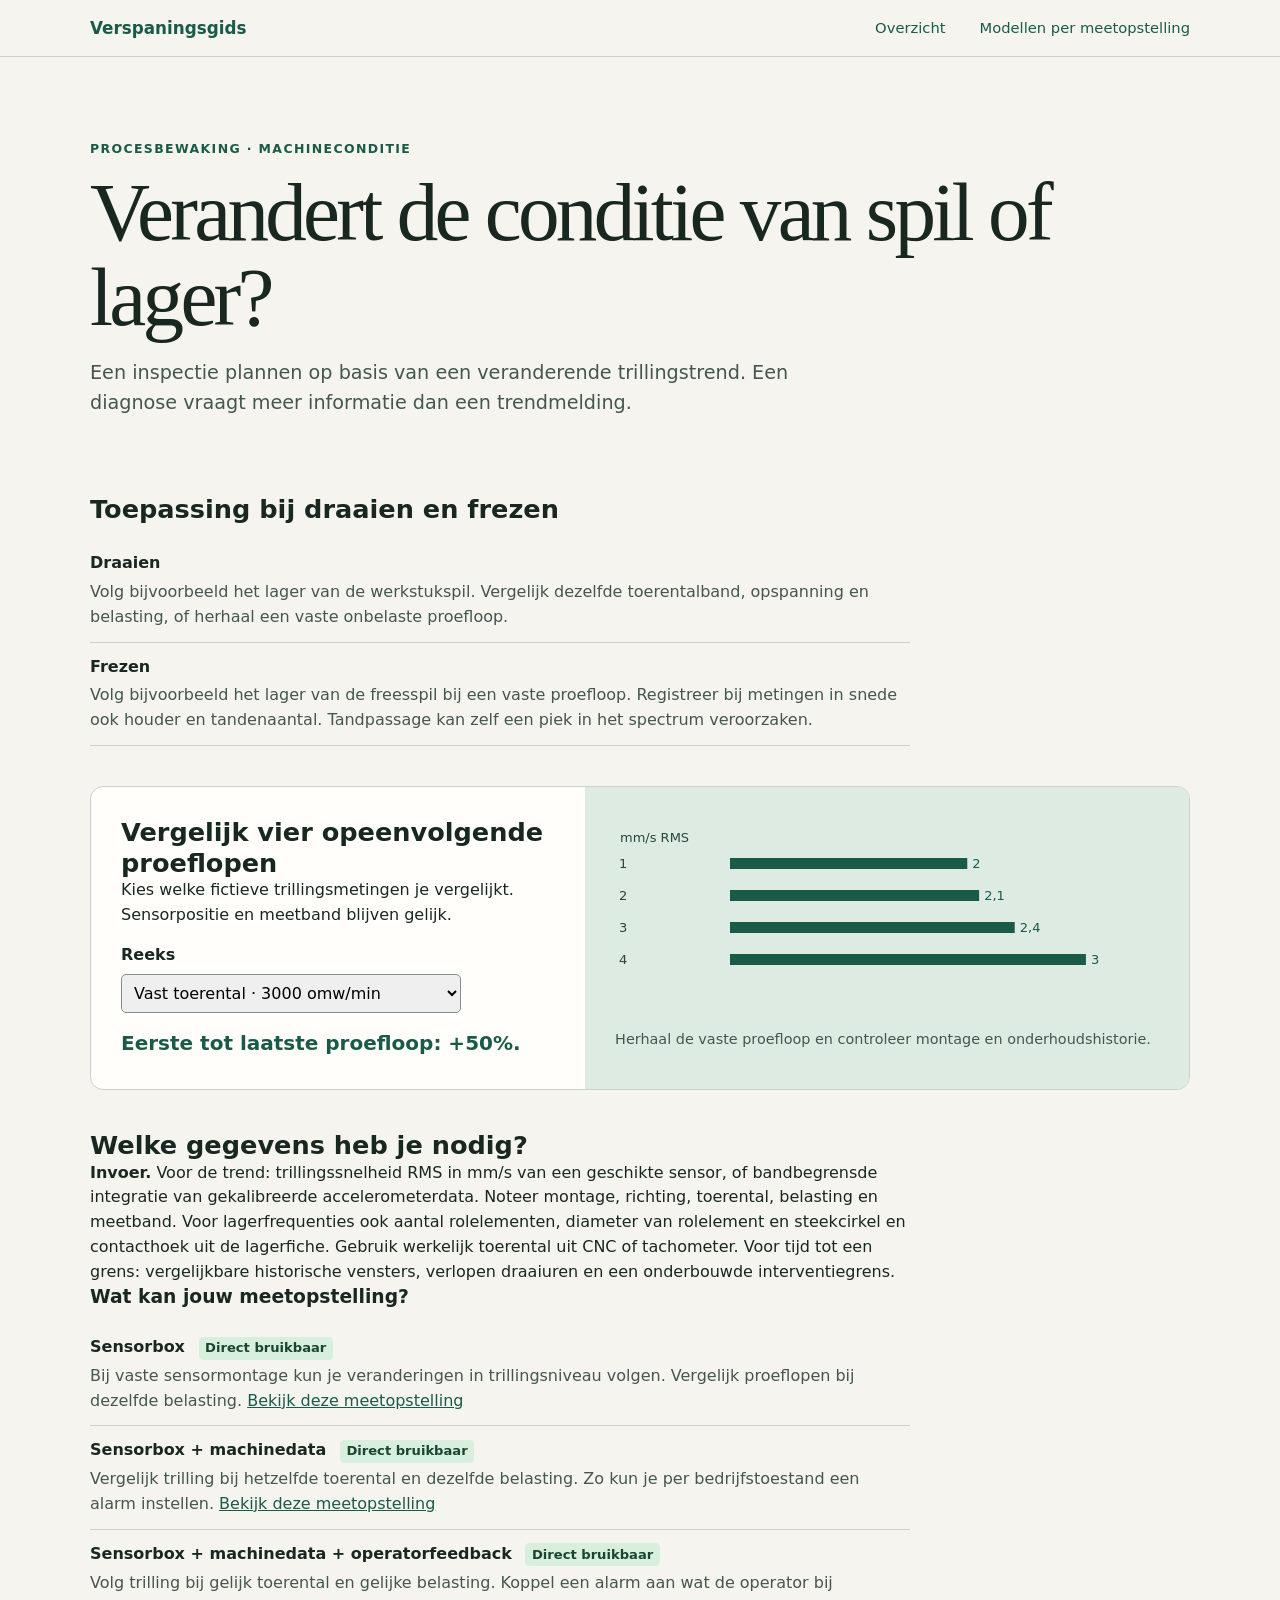
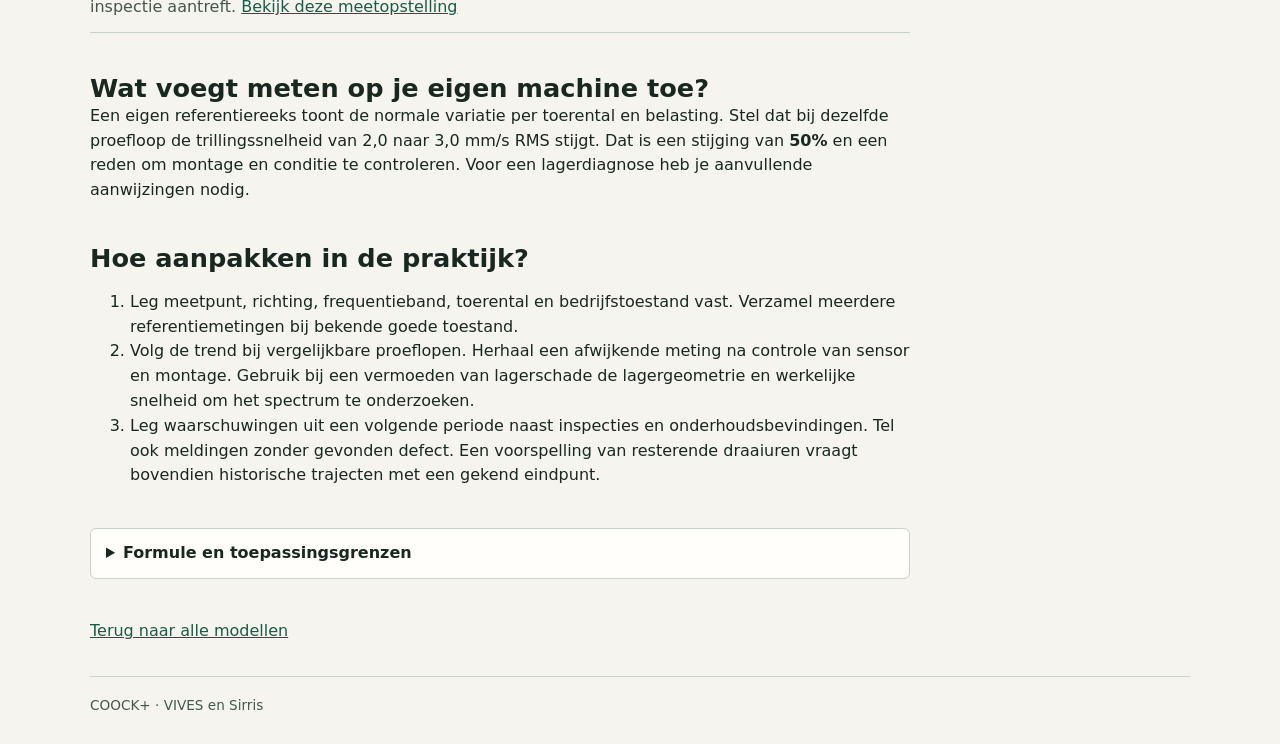
<file: machineconditie.html>
<!doctype html>
<html lang="nl-BE">
<head>
  <meta charset="utf-8">
  <meta name="viewport" content="width=device-width, initial-scale=1">
  <title>Machineconditie | Verspaningsgids</title>
  <link rel="stylesheet" href="gids.css">
</head>
<body>
<header class="top"><nav class="wrap" aria-label="Hoofdnavigatie">
  <a class="brand" href="index.html">Verspaningsgids</a>
  <div>
    <a href="index.html">Overzicht</a>
    <a href="bronnen.html">Modellen per meetopstelling</a>
  </div>
</nav></header>
<main class="wrap"><section class="hero detail"><p class="eyebrow">Procesbewaking · Machineconditie</p><h1>Verandert de conditie van spil of lager?</h1><p class="intro">Een inspectie plannen op basis van een veranderende trillingstrend. Een diagnose vraagt meer informatie dan een trendmelding.</p></section>
<section class="reading"><h2>Toepassing bij draaien en frezen</h2>
<dl class="sources">
<div><dt>Draaien</dt><dd>Volg bijvoorbeeld het lager van de werkstukspil. Vergelijk dezelfde toerentalband, opspanning en belasting, of herhaal een vaste onbelaste proefloop.</dd></div>
<div><dt>Frezen</dt><dd>Volg bijvoorbeeld het lager van de freesspil bij een vaste proefloop. Registreer bij metingen in snede ook houder en tandenaantal. Tandpassage kan zelf een piek in het spectrum veroorzaken.</dd></div>
</dl></section>
<section class="lab" data-model="machineconditie" aria-label="Vergelijk vier opeenvolgende proeflopen">
  <div class="lab-controls"><h2>Vergelijk vier opeenvolgende proeflopen</h2><p>Kies welke fictieve trillingsmetingen je vergelijkt. Sensorpositie en meetband blijven gelijk.</p>
    <form><label for="v0">Reeks</label>
<select id="v0"><option>Vast toerental · 3000 omw/min</option><option>Wisselend · 3000 tot 6000 omw/min</option></select></form>
    <output class="trial-result" aria-live="polite"></output>
  </div>
  <figure><canvas aria-label="Grafiek van het rekenvoorbeeld" role="img"></canvas><figcaption></figcaption></figure>
</section>
<script defer src="proeven.js"></script>
<section class="reading"><h2>Welke gegevens heb je nodig?</h2><p><strong>Invoer.</strong> Voor de trend: trillingssnelheid RMS in mm/s van een geschikte sensor, of bandbegrensde integratie van gekalibreerde accelerometerdata. Noteer montage, richting, toerental, belasting en meetband. Voor lagerfrequenties ook aantal rolelementen, diameter van rolelement en steekcirkel en contacthoek uit de lagerfiche. Gebruik werkelijk toerental uit CNC of tachometer. Voor tijd tot een grens: vergelijkbare historische vensters, verlopen draaiuren en een onderbouwde interventiegrens.</p>
    <h3>Wat kan jouw meetopstelling?</h3>
    <dl class="sources">
      <div><dt>Sensorbox <span class="model-status direct">Direct bruikbaar</span></dt><dd>Bij vaste sensormontage kun je veranderingen in trillingsniveau volgen. Vergelijk proeflopen bij dezelfde belasting. <a href="bronnen.html#box-machineconditie" aria-label="Bekijk deze meetopstelling: Sensorbox">Bekijk deze meetopstelling</a></dd></div>
      <div><dt>Sensorbox + machinedata <span class="model-status direct">Direct bruikbaar</span></dt><dd>Vergelijk trilling bij hetzelfde toerental en dezelfde belasting. Zo kun je per bedrijfstoestand een alarm instellen. <a href="bronnen.html#box-cnc-machineconditie" aria-label="Bekijk deze meetopstelling: Sensorbox + machinedata">Bekijk deze meetopstelling</a></dd></div>
      <div><dt>Sensorbox + machinedata + operatorfeedback <span class="model-status direct">Direct bruikbaar</span></dt><dd>Volg trilling bij gelijk toerental en gelijke belasting. Koppel een alarm aan wat de operator bij inspectie aantreft. <a href="bronnen.html#box-cnc-operator-machineconditie" aria-label="Bekijk deze meetopstelling: Sensorbox + machinedata + operatorfeedback">Bekijk deze meetopstelling</a></dd></div>
    </dl>
  </section>
<section class="reading"><h2>Wat voegt meten op je eigen machine toe?</h2><p>Een eigen referentiereeks toont de normale variatie per toerental en belasting. Stel dat bij dezelfde proefloop de trillingssnelheid van 2,0 naar 3,0 mm/s RMS stijgt. Dat is een stijging van <strong>50%</strong> en een reden om montage en conditie te controleren. Voor een lagerdiagnose heb je aanvullende aanwijzingen nodig.</p></section>
<section class="reading"><h2>Hoe aanpakken in de praktijk?</h2><ol><li>Leg meetpunt, richting, frequentieband, toerental en bedrijfstoestand vast. Verzamel meerdere referentiemetingen bij bekende goede toestand.</li><li>Volg de trend bij vergelijkbare proeflopen. Herhaal een afwijkende meting na controle van sensor en montage. Gebruik bij een vermoeden van lagerschade de lagergeometrie en werkelijke snelheid om het spectrum te onderzoeken.</li><li>Leg waarschuwingen uit een volgende periode naast inspecties en onderhoudsbevindingen. Tel ook meldingen zonder gevonden defect. Een voorspelling van resterende draaiuren vraagt bovendien historische trajecten met een gekend eindpunt.</li></ol></section>
<section class="reading">
  <details><summary>Formule en toepassingsgrenzen</summary>
    <p><strong>Trendhelling = verandering van trillingsniveau / verstreken draaiuren</strong></p>
    <p>Gebruik vergelijkbare proeflopen en dezelfde meetband. Van 2,0 naar 3,0 mm/s RMS over 100 draaiuren geeft gemiddeld 0,01 (mm/s) per draaiuur. Gebruik bij meerdere meetpunten een trendlijn en bekijk de spreiding.</p>
    <p>Bij een stabiele stijgende trend geeft (interventiegrens − huidig niveau) / trendhelling een schatting van de draaiuren tot die grens. De grens en de trend moeten bij dit meetpunt en deze bedrijfstoestand passen. Een voorspelde grensoverschrijding vraagt een inspectie om het mechanisme te bepalen.</p>
  </details>
</section>
<p><a href="index.html">Terug naar alle modellen</a></p></main>
<footer class="wrap">COOCK+ · VIVES en Sirris</footer>
</body>
</html>
</file>
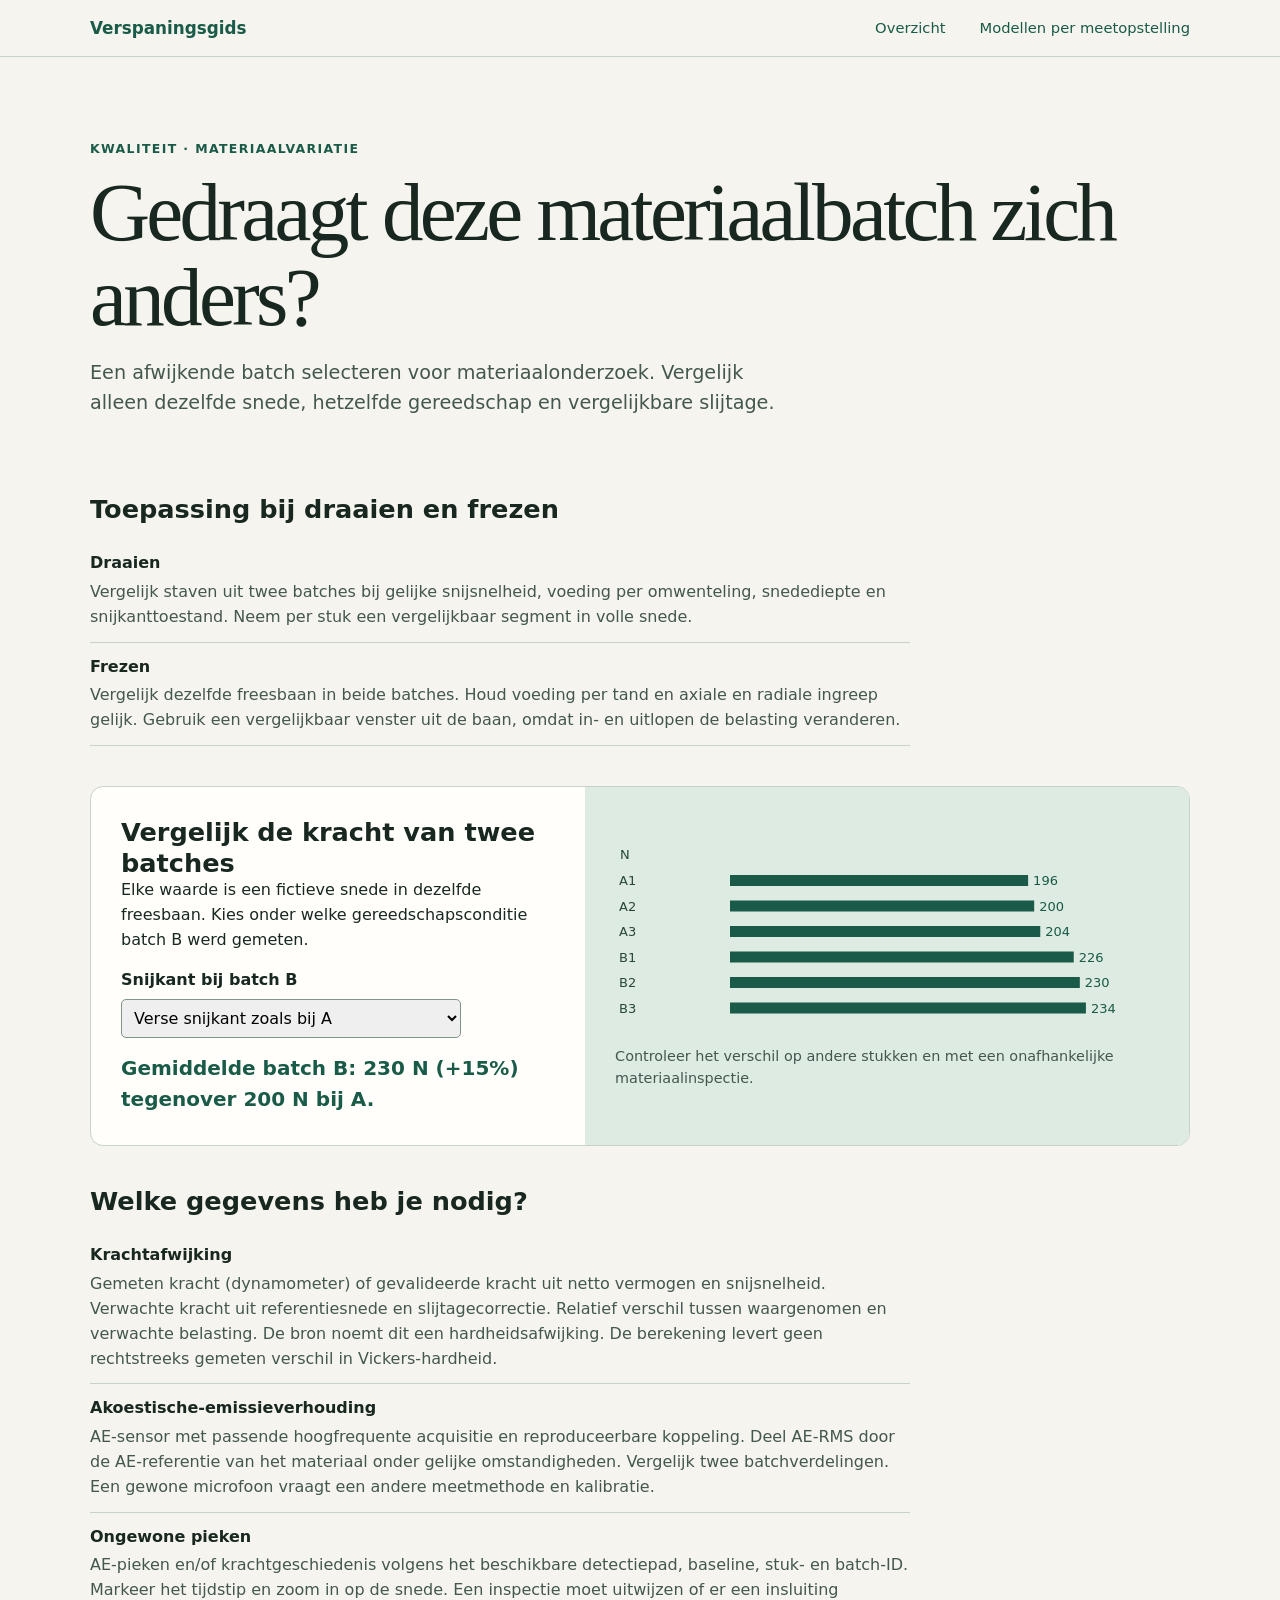
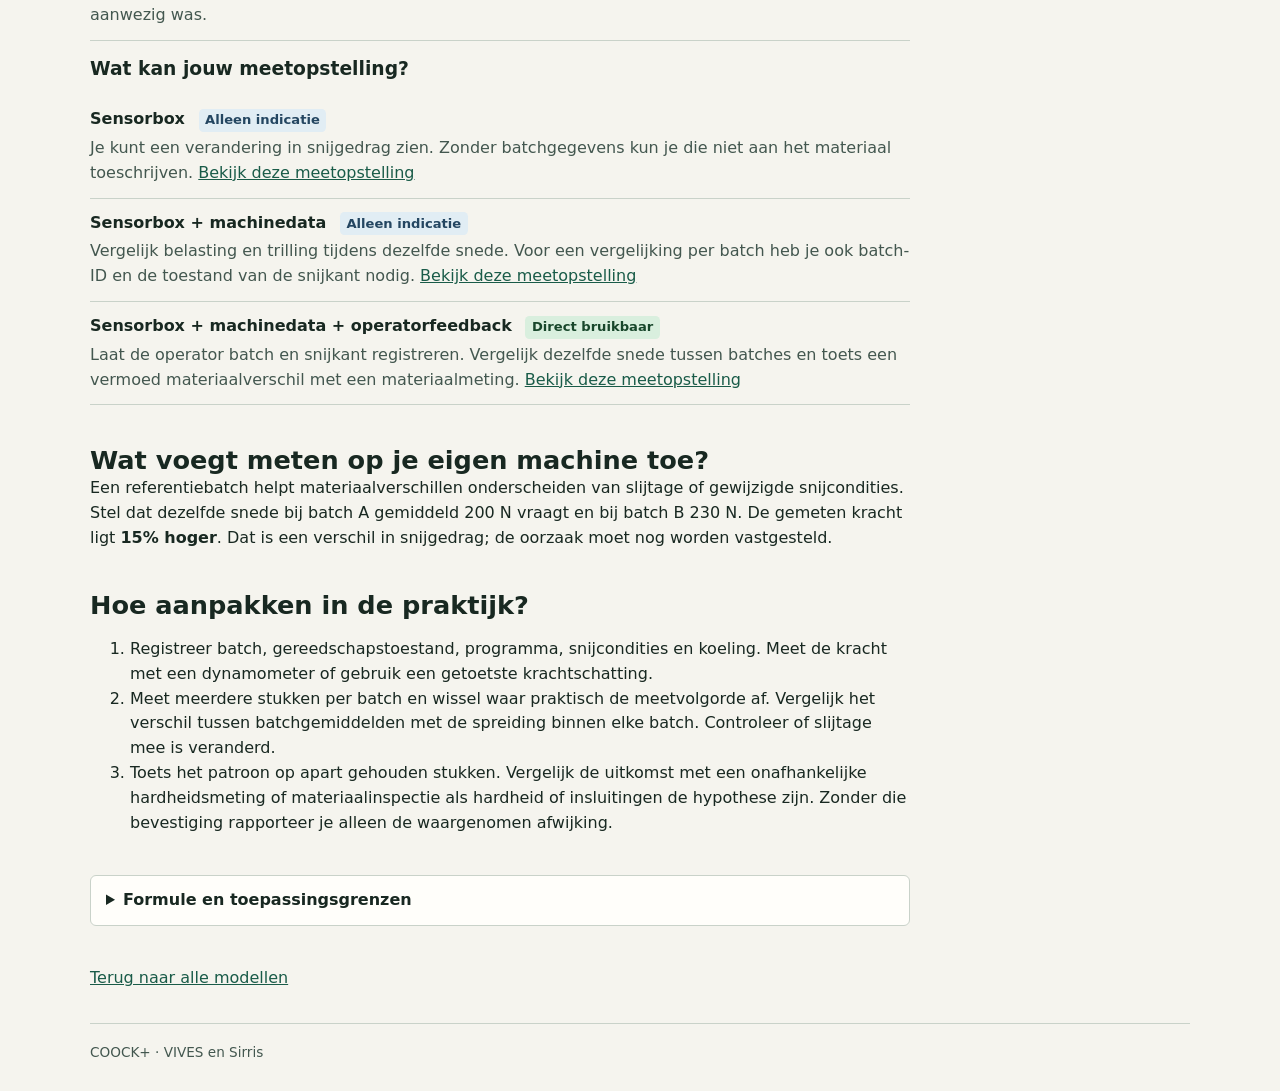
<file: materiaalvariatie.html>
<!doctype html>
<html lang="nl-BE">
<head>
  <meta charset="utf-8">
  <meta name="viewport" content="width=device-width, initial-scale=1">
  <title>Materiaalvariatie | Verspaningsgids</title>
  <link rel="stylesheet" href="gids.css">
</head>
<body>
<header class="top"><nav class="wrap" aria-label="Hoofdnavigatie">
  <a class="brand" href="index.html">Verspaningsgids</a>
  <div>
    <a href="index.html">Overzicht</a>
    <a href="bronnen.html">Modellen per meetopstelling</a>
  </div>
</nav></header>
<main class="wrap"><section class="hero detail"><p class="eyebrow">Kwaliteit · Materiaalvariatie</p><h1>Gedraagt deze materiaalbatch zich anders?</h1><p class="intro">Een afwijkende batch selecteren voor materiaalonderzoek. Vergelijk alleen dezelfde snede, hetzelfde gereedschap en vergelijkbare slijtage.</p></section>
<section class="reading"><h2>Toepassing bij draaien en frezen</h2>
<dl class="sources">
<div><dt>Draaien</dt><dd>Vergelijk staven uit twee batches bij gelijke snijsnelheid, voeding per omwenteling, snedediepte en snijkanttoestand. Neem per stuk een vergelijkbaar segment in volle snede.</dd></div>
<div><dt>Frezen</dt><dd>Vergelijk dezelfde freesbaan in beide batches. Houd voeding per tand en axiale en radiale ingreep gelijk. Gebruik een vergelijkbaar venster uit de baan, omdat in- en uitlopen de belasting veranderen.</dd></div>
</dl></section>
<section class="lab" data-model="materiaalvariatie" aria-label="Vergelijk de kracht van twee batches">
  <div class="lab-controls"><h2>Vergelijk de kracht van twee batches</h2><p>Elke waarde is een fictieve snede in dezelfde freesbaan. Kies onder welke gereedschapsconditie batch B werd gemeten.</p>
    <form><label for="v0">Snijkant bij batch B</label>
<select id="v0"><option>Verse snijkant zoals bij A</option><option>Verder versleten snijkant</option></select></form>
    <output class="trial-result" aria-live="polite"></output>
  </div>
  <figure><canvas aria-label="Grafiek van het rekenvoorbeeld" role="img"></canvas><figcaption></figcaption></figure>
</section>
<script defer src="proeven.js"></script>
<section class="reading"><h2>Welke gegevens heb je nodig?</h2><dl class="sources"><div><dt>Krachtafwijking</dt><dd>Gemeten kracht (dynamometer) of gevalideerde kracht uit netto vermogen en snijsnelheid. Verwachte kracht uit referentiesnede en slijtagecorrectie. Relatief verschil tussen waargenomen en verwachte belasting. De bron noemt dit een hardheidsafwijking. De berekening levert geen rechtstreeks gemeten verschil in Vickers-hardheid.</dd></div><div><dt>Akoestische-emissieverhouding</dt><dd>AE-sensor met passende hoogfrequente acquisitie en reproduceerbare koppeling. Deel AE-RMS door de AE-referentie van het materiaal onder gelijke omstandigheden. Vergelijk twee batchverdelingen. Een gewone microfoon vraagt een andere meetmethode en kalibratie.</dd></div><div><dt>Ongewone pieken</dt><dd>AE-pieken en/of krachtgeschiedenis volgens het beschikbare detectiepad, baseline, stuk- en batch-ID. Markeer het tijdstip en zoom in op de snede. Een inspectie moet uitwijzen of er een insluiting aanwezig was.</dd></div></dl>
    <h3>Wat kan jouw meetopstelling?</h3>
    <dl class="sources">
      <div><dt>Sensorbox <span class="model-status indicator">Alleen indicatie</span></dt><dd>Je kunt een verandering in snijgedrag zien. Zonder batchgegevens kun je die niet aan het materiaal toeschrijven. <a href="bronnen.html#box-materiaalvariatie" aria-label="Bekijk deze meetopstelling: Sensorbox">Bekijk deze meetopstelling</a></dd></div>
      <div><dt>Sensorbox + machinedata <span class="model-status indicator">Alleen indicatie</span></dt><dd>Vergelijk belasting en trilling tijdens dezelfde snede. Voor een vergelijking per batch heb je ook batch-ID en de toestand van de snijkant nodig. <a href="bronnen.html#box-cnc-materiaalvariatie" aria-label="Bekijk deze meetopstelling: Sensorbox + machinedata">Bekijk deze meetopstelling</a></dd></div>
      <div><dt>Sensorbox + machinedata + operatorfeedback <span class="model-status direct">Direct bruikbaar</span></dt><dd>Laat de operator batch en snijkant registreren. Vergelijk dezelfde snede tussen batches en toets een vermoed materiaalverschil met een materiaalmeting. <a href="bronnen.html#box-cnc-operator-materiaalvariatie" aria-label="Bekijk deze meetopstelling: Sensorbox + machinedata + operatorfeedback">Bekijk deze meetopstelling</a></dd></div>
    </dl>
  </section>
<section class="reading"><h2>Wat voegt meten op je eigen machine toe?</h2><p>Een referentiebatch helpt materiaalverschillen onderscheiden van slijtage of gewijzigde snijcondities. Stel dat dezelfde snede bij batch A gemiddeld 200 N vraagt en bij batch B 230 N. De gemeten kracht ligt <strong>15% hoger</strong>. Dat is een verschil in snijgedrag; de oorzaak moet nog worden vastgesteld.</p></section>
<section class="reading"><h2>Hoe aanpakken in de praktijk?</h2><ol><li>Registreer batch, gereedschapstoestand, programma, snijcondities en koeling. Meet de kracht met een dynamometer of gebruik een getoetste krachtschatting.</li><li>Meet meerdere stukken per batch en wissel waar praktisch de meetvolgorde af. Vergelijk het verschil tussen batchgemiddelden met de spreiding binnen elke batch. Controleer of slijtage mee is veranderd.</li><li>Toets het patroon op apart gehouden stukken. Vergelijk de uitkomst met een onafhankelijke hardheidsmeting of materiaalinspectie als hardheid of insluitingen de hypothese zijn. Zonder die bevestiging rapporteer je alleen de waargenomen afwijking.</li></ol></section>
<section class="reading">
  <details><summary>Formule en toepassingsgrenzen</summary>
    <p><strong>Relatief krachtverschil (%) = 100 × (F − Fref) / Fref</strong></p>
    <p>F en Fref zijn krachten in N uit vergelijkbare sneden. Bij 230 N tegenover 200 N is het verschil +15%. Herhaal op meerdere stukken en houd rekening met gereedschapsslijtage. Een hardheidsverschil toets je afzonderlijk met een materiaalproef.</p>
    <p>Voor akoestische emissie gebruikt het model de verhouding AE-RMS / AE-referentie. Beide waarden vragen dezelfde meetschaal, koppeling en bewerkingsfase. Beide verhoudingen vereisen een positieve referentie.</p>
  </details>
</section>
<p><a href="index.html">Terug naar alle modellen</a></p></main>
<footer class="wrap">COOCK+ · VIVES en Sirris</footer>
</body>
</html>
</file>
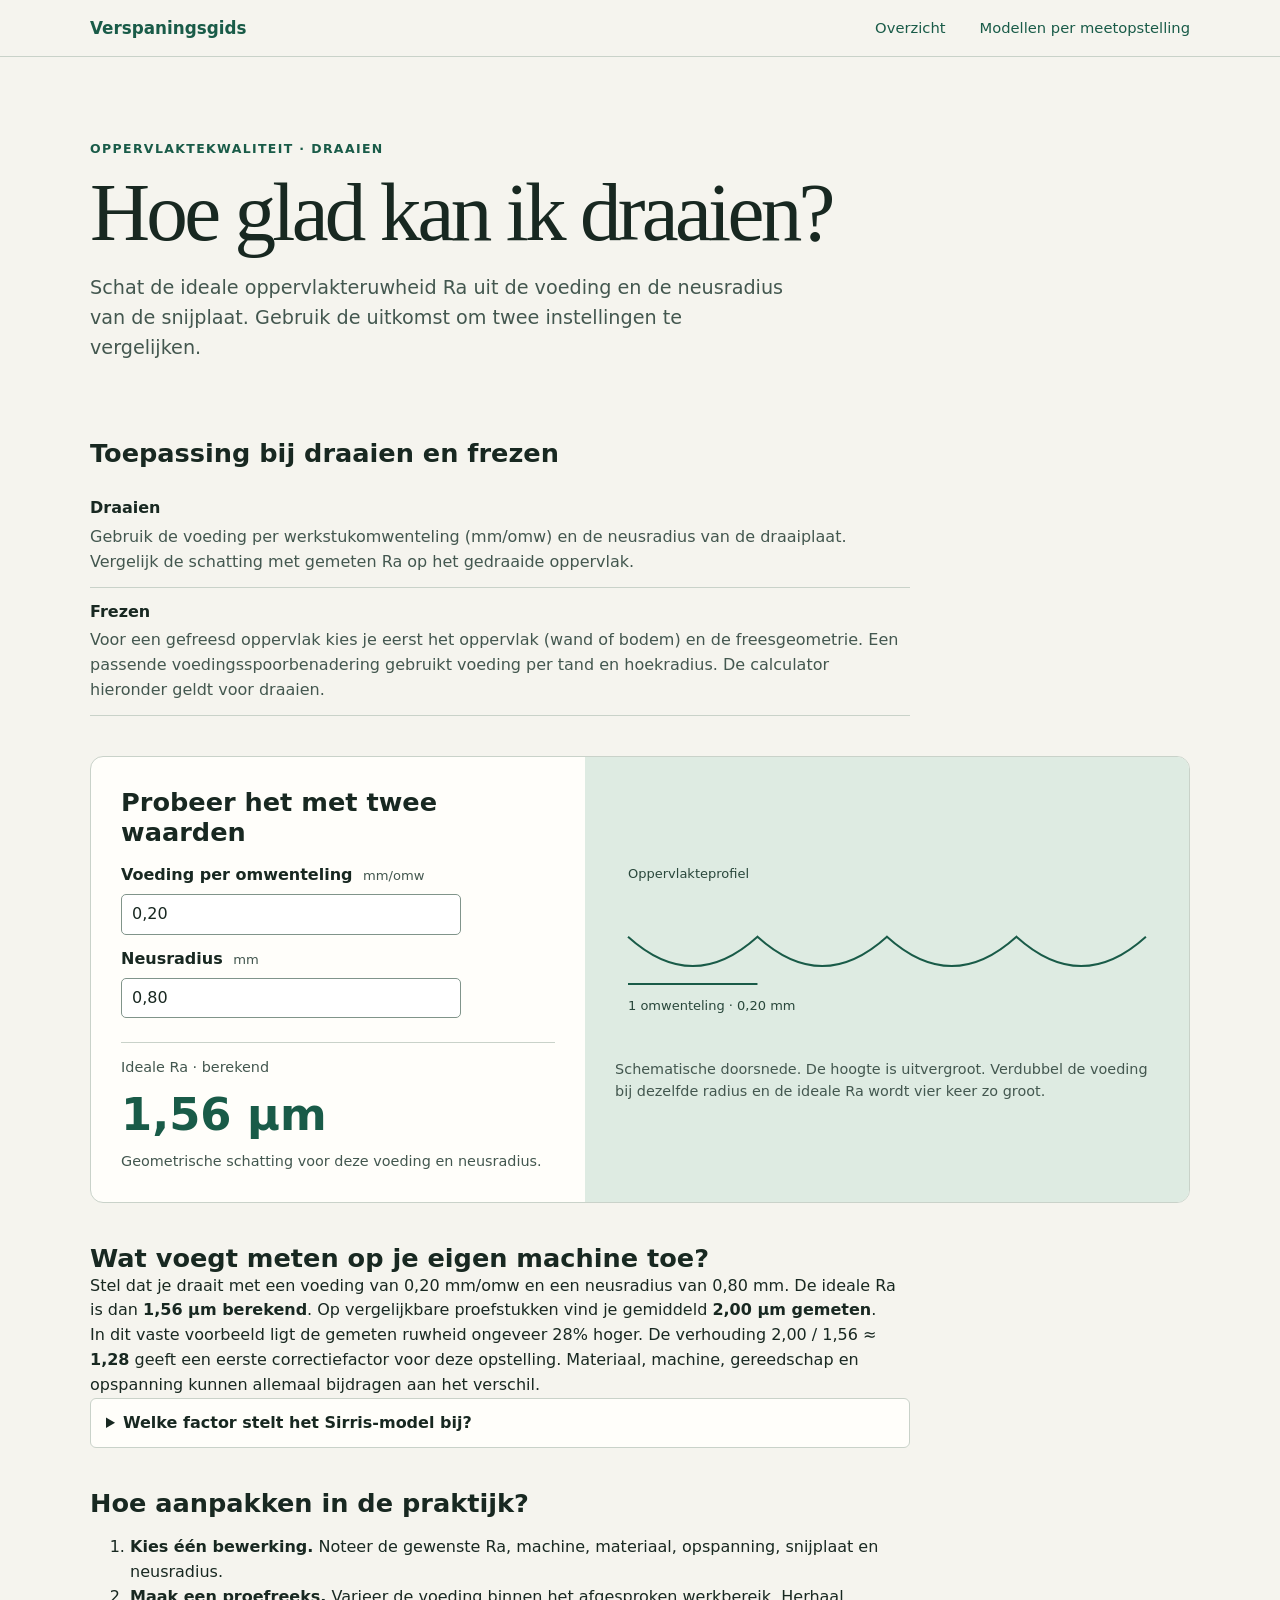
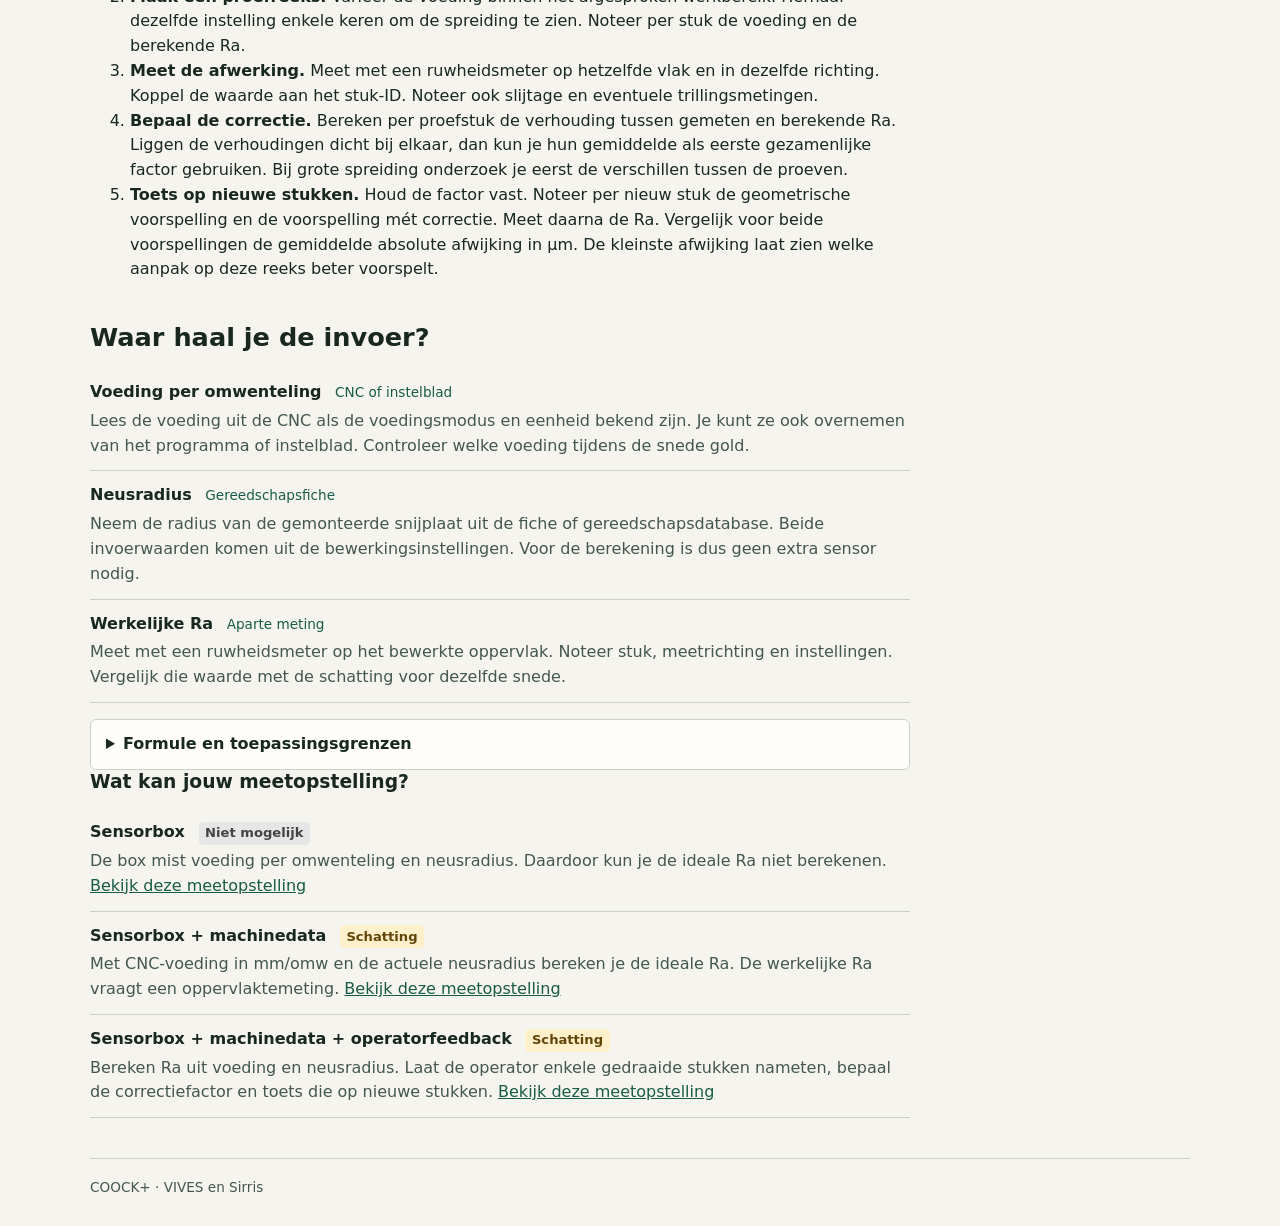
<file: ruwheid.html>
<!doctype html>
<html lang="nl-BE">
<head>
  <meta charset="utf-8">
  <meta name="viewport" content="width=device-width, initial-scale=1">
  <title>Ruwheid bij draaien | Verspaningsgids</title>
  <link rel="stylesheet" href="gids.css">
</head>
<body>
<header class="top"><nav class="wrap" aria-label="Hoofdnavigatie">
  <a class="brand" href="index.html">Verspaningsgids</a>
  <div>
    <a href="index.html">Overzicht</a>
    <a href="bronnen.html">Modellen per meetopstelling</a>
  </div>
</nav></header>
<main class="wrap">
  <section class="hero detail">
    <p class="eyebrow">Oppervlaktekwaliteit · Draaien</p>
    <h1>Hoe glad kan ik draaien?</h1>
    <p class="intro">Schat de ideale oppervlakteruwheid Ra uit de voeding en de neusradius van de snijplaat. Gebruik de uitkomst om twee instellingen te vergelijken.</p>
  </section>
<section class="reading"><h2>Toepassing bij draaien en frezen</h2>
<dl class="sources">
<div><dt>Draaien</dt><dd>Gebruik de voeding per werkstukomwenteling (mm/omw) en de neusradius van de draaiplaat. Vergelijk de schatting met gemeten Ra op het gedraaide oppervlak.</dd></div>
<div><dt>Frezen</dt><dd>Voor een gefreesd oppervlak kies je eerst het oppervlak (wand of bodem) en de freesgeometrie. Een passende voedingsspoorbenadering gebruikt voeding per tand en hoekradius. De calculator hieronder geldt voor draaien.</dd></div>
</dl></section>
  <section class="lab" aria-labelledby="example">
    <div class="lab-controls">
      <h2 id="example">Probeer het met twee waarden</h2>
      <form id="ra">
        <label for="feed">Voeding per omwenteling <span>mm/omw</span></label>
        <input id="feed" type="text" inputmode="decimal" value="0,20" autocomplete="off">
        <label for="radius">Neusradius <span>mm</span></label>
        <input id="radius" type="text" inputmode="decimal" value="0,80" autocomplete="off">
      </form>
      <div class="result"><span>Ideale Ra · berekend</span><output for="feed radius" id="value" role="status">1,56 µm</output></div>
      <p id="feedback" class="caption">Beide waarden moeten groter zijn dan nul.</p>
    </div>
    <figure>
      <canvas id="chart" role="img" aria-label="Schematisch profiel met voedingssporen"></canvas>
      <figcaption>Schematische doorsnede. De hoogte is uitvergroot. Verdubbel de voeding bij dezelfde radius en de ideale Ra wordt vier keer zo groot.</figcaption>
    </figure>
  </section>
  <section class="reading">
    <h2>Wat voegt meten op je eigen machine toe?</h2>
    <p>Stel dat je draait met een voeding van 0,20 mm/omw en een neusradius van 0,80 mm. De ideale Ra is dan <strong>1,56 µm berekend</strong>. Op vergelijkbare proefstukken vind je gemiddeld <strong>2,00 µm gemeten</strong>.</p>
    <p>In dit vaste voorbeeld ligt de gemeten ruwheid ongeveer 28% hoger. De verhouding 2,00 / 1,56 ≈ <strong>1,28</strong> geeft een eerste correctiefactor voor deze opstelling. Materiaal, machine, gereedschap en opspanning kunnen allemaal bijdragen aan het verschil.</p>
    <details><summary>Welke factor stelt het Sirris-model bij?</summary>
      <p>Het model vermenigvuldigt de geometrische Ra met factoren voor materiaal, slijtage en trilling. Na een ruwheidsmeting deelt het de gemeten Ra door de geometrische Ra én door de twee factoren voor slijtage en trilling. Het stelt de materiaalfactor geleidelijk bij richting die uitkomst.</p>
      <p>Als de slijtage- en trillingsfactor beide 1 zijn, is 1,28 in dit voorbeeld de doelwaarde voor de materiaalfactor. De software bewaart die per materiaal. Noteer daarom bij welke machine en opstelling ze werd bepaald.</p>
    </details>
  </section>
  <section class="reading">
    <h2>Hoe aanpakken in de praktijk?</h2>
    <ol>
      <li><strong>Kies één bewerking.</strong> Noteer de gewenste Ra, machine, materiaal, opspanning, snijplaat en neusradius.</li>
      <li><strong>Maak een proefreeks.</strong> Varieer de voeding binnen het afgesproken werkbereik. Herhaal dezelfde instelling enkele keren om de spreiding te zien. Noteer per stuk de voeding en de berekende Ra.</li>
      <li><strong>Meet de afwerking.</strong> Meet met een ruwheidsmeter op hetzelfde vlak en in dezelfde richting. Koppel de waarde aan het stuk-ID. Noteer ook slijtage en eventuele trillingsmetingen.</li>
      <li><strong>Bepaal de correctie.</strong> Bereken per proefstuk de verhouding tussen gemeten en berekende Ra. Liggen de verhoudingen dicht bij elkaar, dan kun je hun gemiddelde als eerste gezamenlijke factor gebruiken. Bij grote spreiding onderzoek je eerst de verschillen tussen de proeven.</li>
      <li><strong>Toets op nieuwe stukken.</strong> Houd de factor vast. Noteer per nieuw stuk de geometrische voorspelling en de voorspelling mét correctie. Meet daarna de Ra. Vergelijk voor beide voorspellingen de gemiddelde absolute afwijking in µm. De kleinste afwijking laat zien welke aanpak op deze reeks beter voorspelt.</li>
    </ol>
  </section>
  <section class="reading">
    <h2>Waar haal je de invoer?</h2>
    <dl class="sources">
      <div><dt>Voeding per omwenteling <span>CNC of instelblad</span></dt><dd>Lees de voeding uit de CNC als de voedingsmodus en eenheid bekend zijn. Je kunt ze ook overnemen van het programma of instelblad. Controleer welke voeding tijdens de snede gold.</dd></div>
      <div><dt>Neusradius <span>Gereedschapsfiche</span></dt><dd>Neem de radius van de gemonteerde snijplaat uit de fiche of gereedschapsdatabase. Beide invoerwaarden komen uit de bewerkingsinstellingen. Voor de berekening is dus geen extra sensor nodig.</dd></div>
      <div><dt>Werkelijke Ra <span>Aparte meting</span></dt><dd>Meet met een ruwheidsmeter op het bewerkte oppervlak. Noteer stuk, meetrichting en instellingen. Vergelijk die waarde met de schatting voor dezelfde snede.</dd></div>
    </dl>
    <details><summary>Formule en toepassingsgrenzen</summary>
      <p><strong>Ra (µm) = 1000 × f² / (32 × r)</strong>, met f in mm/omw en r in mm.</p>
      <p>Deze geometrische benadering geldt voor draaien met een geschikte, afgeronde snijkant. Slijtage, trilling en materiaal kunnen het gemeten oppervlak beïnvloeden. Gebruik een proefstuk en ruwheidsmeting om te beoordelen of een instelling de gevraagde afwerking haalt.</p>
    </details>
  
    <h3>Wat kan jouw meetopstelling?</h3>
    <dl class="sources">
      <div><dt>Sensorbox <span class="model-status missing">Niet mogelijk</span></dt><dd>De box mist voeding per omwenteling en neusradius. Daardoor kun je de ideale Ra niet berekenen. <a href="bronnen.html#box-ruwheid" aria-label="Bekijk deze meetopstelling: Sensorbox">Bekijk deze meetopstelling</a></dd></div>
      <div><dt>Sensorbox + machinedata <span class="model-status estimate">Schatting</span></dt><dd>Met CNC-voeding in mm/omw en de actuele neusradius bereken je de ideale Ra. De werkelijke Ra vraagt een oppervlaktemeting. <a href="bronnen.html#box-cnc-ruwheid" aria-label="Bekijk deze meetopstelling: Sensorbox + machinedata">Bekijk deze meetopstelling</a></dd></div>
      <div><dt>Sensorbox + machinedata + operatorfeedback <span class="model-status estimate">Schatting</span></dt><dd>Bereken Ra uit voeding en neusradius. Laat de operator enkele gedraaide stukken nameten, bepaal de correctiefactor en toets die op nieuwe stukken. <a href="bronnen.html#box-cnc-operator-ruwheid" aria-label="Bekijk deze meetopstelling: Sensorbox + machinedata + operatorfeedback">Bekijk deze meetopstelling</a></dd></div>
    </dl>
  </section>
</main>
<script src="gids.js"></script>
<footer class="wrap">COOCK+ · VIVES en Sirris</footer>
</body>
</html>
</file>
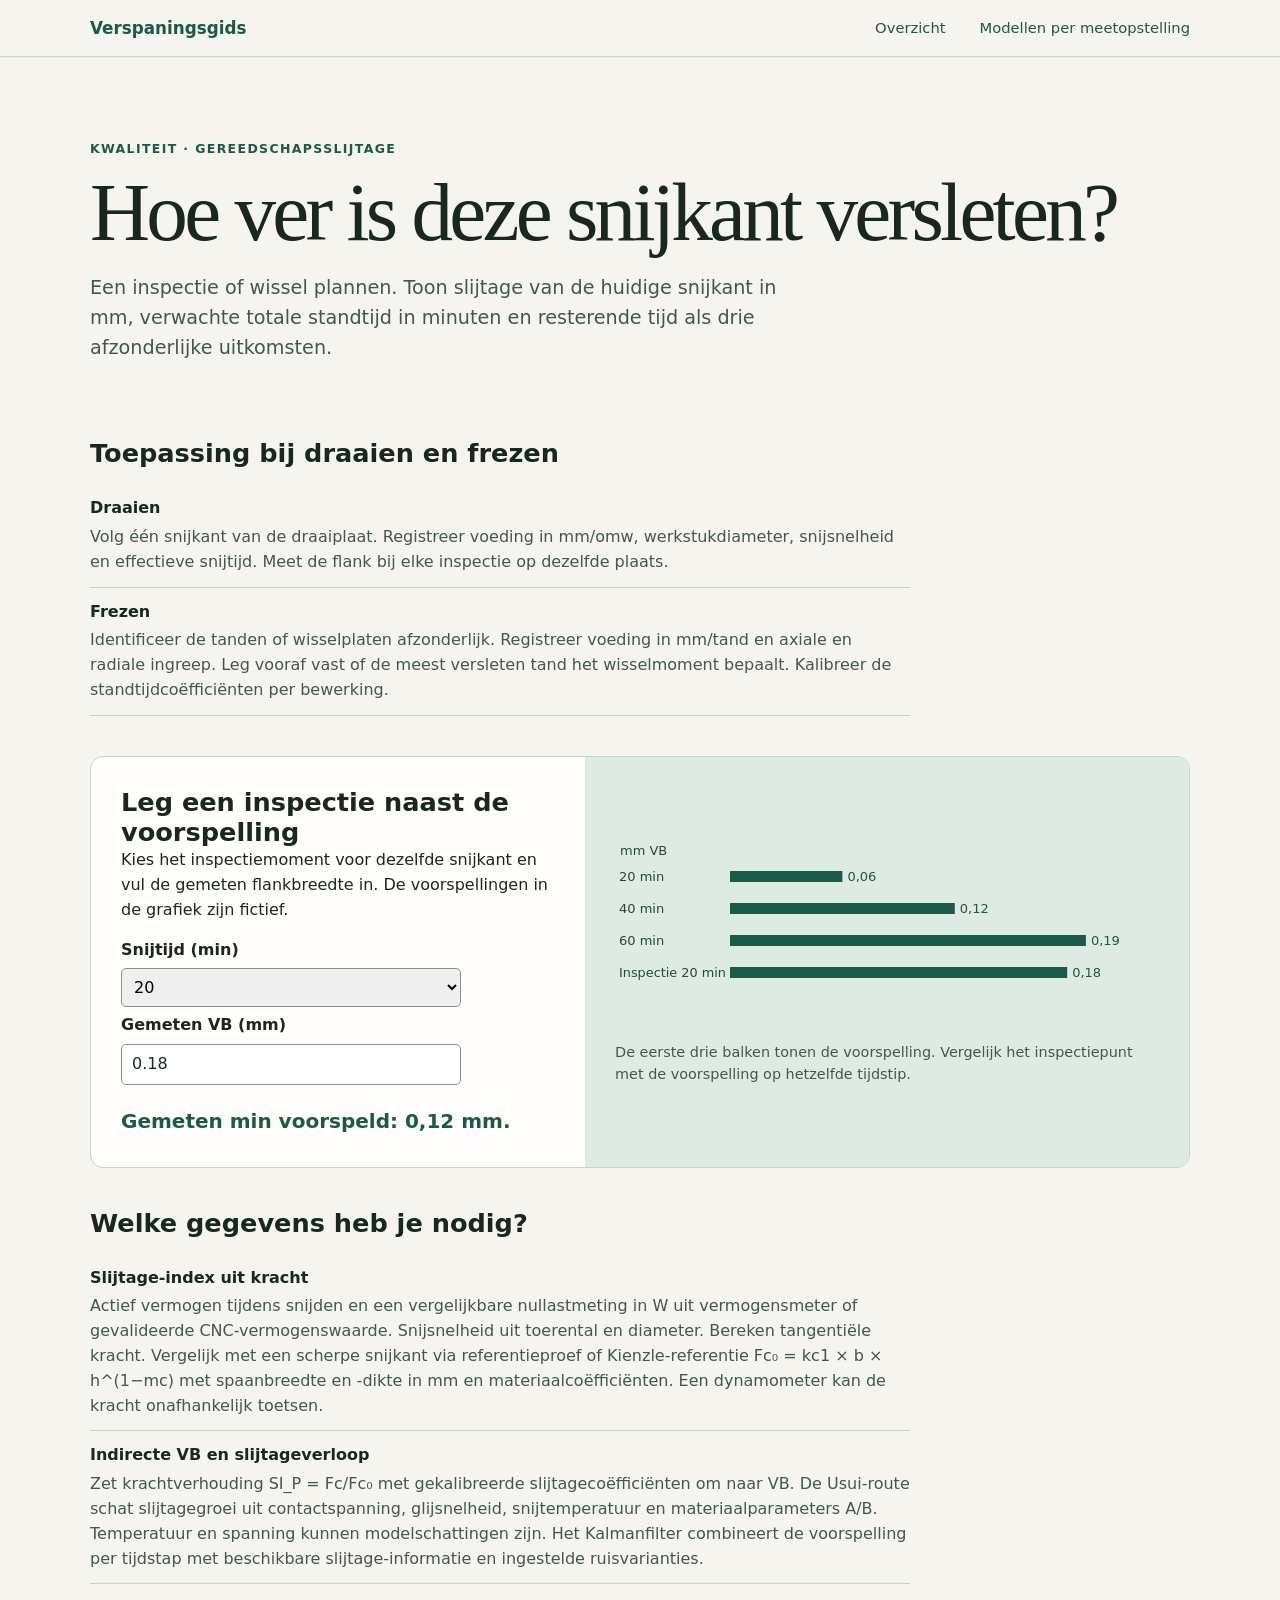
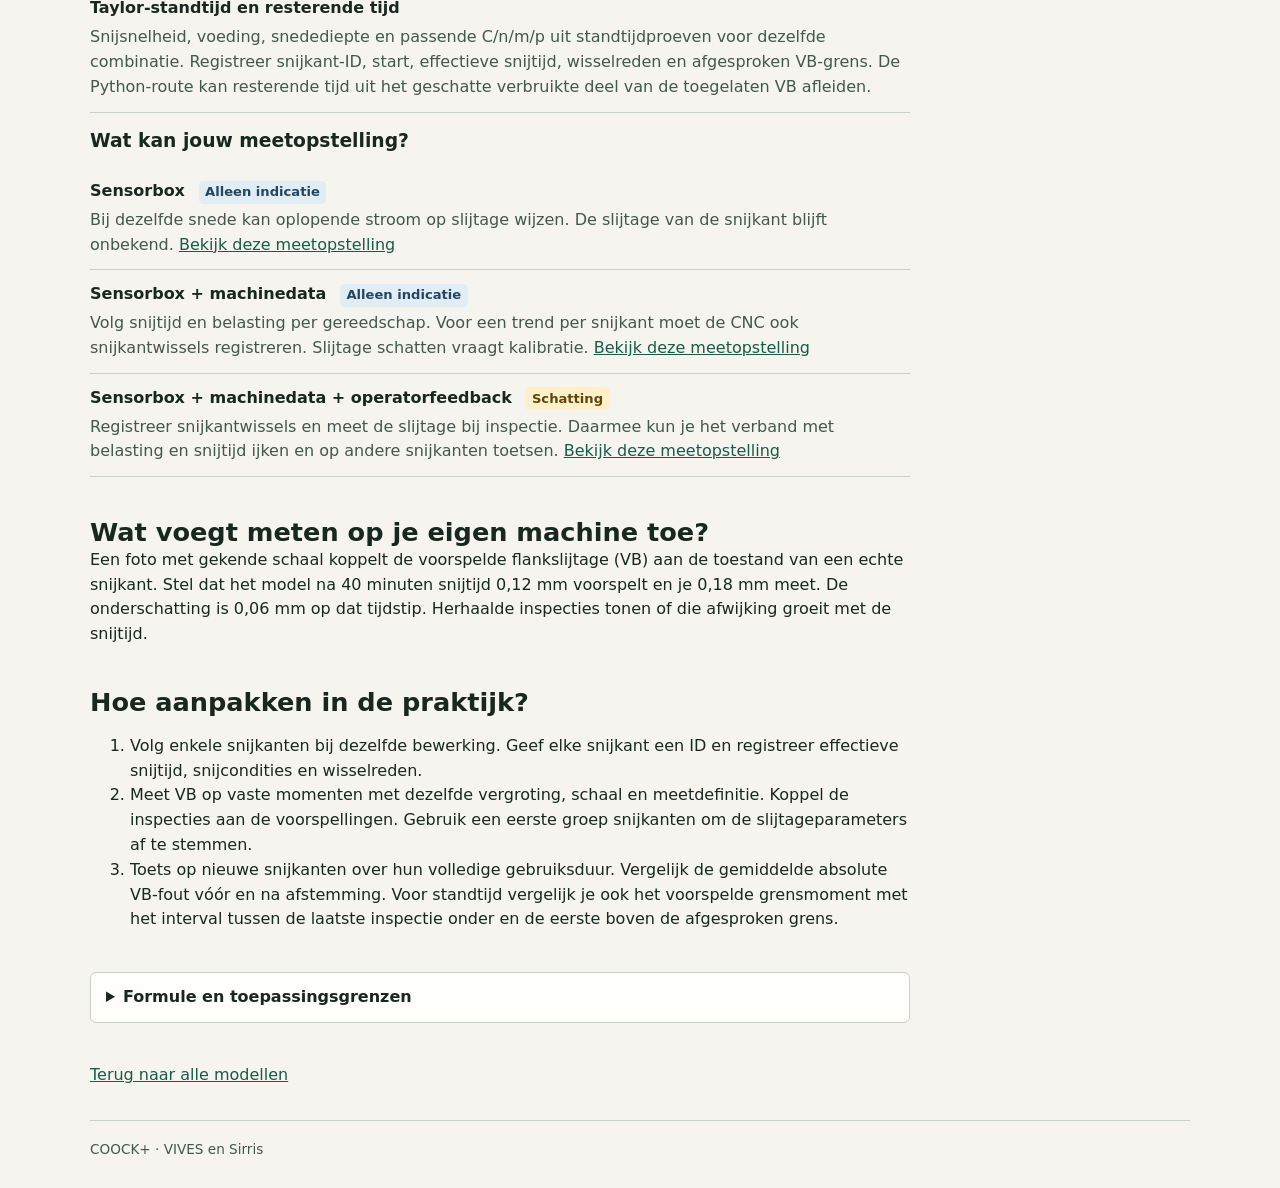
<file: slijtage.html>
<!doctype html>
<html lang="nl-BE">
<head>
  <meta charset="utf-8">
  <meta name="viewport" content="width=device-width, initial-scale=1">
  <title>Gereedschapsslijtage | Verspaningsgids</title>
  <link rel="stylesheet" href="gids.css">
</head>
<body>
<header class="top"><nav class="wrap" aria-label="Hoofdnavigatie">
  <a class="brand" href="index.html">Verspaningsgids</a>
  <div>
    <a href="index.html">Overzicht</a>
    <a href="bronnen.html">Modellen per meetopstelling</a>
  </div>
</nav></header>
<main class="wrap"><section class="hero detail"><p class="eyebrow">Kwaliteit · Gereedschapsslijtage</p><h1>Hoe ver is deze snijkant versleten?</h1><p class="intro">Een inspectie of wissel plannen. Toon slijtage van de huidige snijkant in mm, verwachte totale standtijd in minuten en resterende tijd als drie afzonderlijke uitkomsten.</p></section>
<section class="reading"><h2>Toepassing bij draaien en frezen</h2>
<dl class="sources">
<div><dt>Draaien</dt><dd>Volg één snijkant van de draaiplaat. Registreer voeding in mm/omw, werkstukdiameter, snijsnelheid en effectieve snijtijd. Meet de flank bij elke inspectie op dezelfde plaats.</dd></div>
<div><dt>Frezen</dt><dd>Identificeer de tanden of wisselplaten afzonderlijk. Registreer voeding in mm/tand en axiale en radiale ingreep. Leg vooraf vast of de meest versleten tand het wisselmoment bepaalt. Kalibreer de standtijdcoëfficiënten per bewerking.</dd></div>
</dl></section>
<section class="lab" data-model="slijtage" aria-label="Leg een inspectie naast de voorspelling">
  <div class="lab-controls"><h2>Leg een inspectie naast de voorspelling</h2><p>Kies het inspectiemoment voor dezelfde snijkant en vul de gemeten flankbreedte in. De voorspellingen in de grafiek zijn fictief.</p>
    <form><label for="v0">Snijtijd (min)</label>
<select id="v0"><option>20</option><option>40</option><option>60</option></select>
<label for="v1">Gemeten VB (mm)</label>
<input type="number" id="v1" value="0.18" min="0" max="10" step="any" required></form>
    <output class="trial-result" aria-live="polite"></output>
  </div>
  <figure><canvas aria-label="Grafiek van het rekenvoorbeeld" role="img"></canvas><figcaption></figcaption></figure>
</section>
<script defer src="proeven.js"></script>
<section class="reading"><h2>Welke gegevens heb je nodig?</h2><dl class="sources"><div><dt>Slijtage-index uit kracht</dt><dd>Actief vermogen tijdens snijden en een vergelijkbare nullastmeting in W uit vermogensmeter of gevalideerde CNC-vermogenswaarde. Snijsnelheid uit toerental en diameter. Bereken tangentiële kracht. Vergelijk met een scherpe snijkant via referentieproef of Kienzle-referentie Fc₀ = kc1 × b × h^(1−mc) met spaanbreedte en -dikte in mm en materiaalcoëfficiënten. Een dynamometer kan de kracht onafhankelijk toetsen.</dd></div><div><dt>Indirecte VB en slijtageverloop</dt><dd>Zet krachtverhouding SI_P = Fc/Fc₀ met gekalibreerde slijtagecoëfficiënten om naar VB. De Usui-route schat slijtagegroei uit contactspanning, glijsnelheid, snijtemperatuur en materiaalparameters A/B. Temperatuur en spanning kunnen modelschattingen zijn. Het Kalmanfilter combineert de voorspelling per tijdstap met beschikbare slijtage-informatie en ingestelde ruisvarianties.</dd></div><div><dt>Taylor-standtijd en resterende tijd</dt><dd>Snijsnelheid, voeding, snedediepte en passende C/n/m/p uit standtijdproeven voor dezelfde combinatie. Registreer snijkant-ID, start, effectieve snijtijd, wisselreden en afgesproken VB-grens. De Python-route kan resterende tijd uit het geschatte verbruikte deel van de toegelaten VB afleiden.</dd></div></dl>
    <h3>Wat kan jouw meetopstelling?</h3>
    <dl class="sources">
      <div><dt>Sensorbox <span class="model-status indicator">Alleen indicatie</span></dt><dd>Bij dezelfde snede kan oplopende stroom op slijtage wijzen. De slijtage van de snijkant blijft onbekend. <a href="bronnen.html#box-slijtage" aria-label="Bekijk deze meetopstelling: Sensorbox">Bekijk deze meetopstelling</a></dd></div>
      <div><dt>Sensorbox + machinedata <span class="model-status indicator">Alleen indicatie</span></dt><dd>Volg snijtijd en belasting per gereedschap. Voor een trend per snijkant moet de CNC ook snijkantwissels registreren. Slijtage schatten vraagt kalibratie. <a href="bronnen.html#box-cnc-slijtage" aria-label="Bekijk deze meetopstelling: Sensorbox + machinedata">Bekijk deze meetopstelling</a></dd></div>
      <div><dt>Sensorbox + machinedata + operatorfeedback <span class="model-status estimate">Schatting</span></dt><dd>Registreer snijkantwissels en meet de slijtage bij inspectie. Daarmee kun je het verband met belasting en snijtijd ijken en op andere snijkanten toetsen. <a href="bronnen.html#box-cnc-operator-slijtage" aria-label="Bekijk deze meetopstelling: Sensorbox + machinedata + operatorfeedback">Bekijk deze meetopstelling</a></dd></div>
    </dl>
  </section>
<section class="reading"><h2>Wat voegt meten op je eigen machine toe?</h2><p>Een foto met gekende schaal koppelt de voorspelde flankslijtage (VB) aan de toestand van een echte snijkant. Stel dat het model na 40 minuten snijtijd 0,12 mm voorspelt en je 0,18 mm meet. De onderschatting is 0,06 mm op dat tijdstip. Herhaalde inspecties tonen of die afwijking groeit met de snijtijd.</p></section>
<section class="reading"><h2>Hoe aanpakken in de praktijk?</h2><ol><li>Volg enkele snijkanten bij dezelfde bewerking. Geef elke snijkant een ID en registreer effectieve snijtijd, snijcondities en wisselreden.</li><li>Meet VB op vaste momenten met dezelfde vergroting, schaal en meetdefinitie. Koppel de inspecties aan de voorspellingen. Gebruik een eerste groep snijkanten om de slijtageparameters af te stemmen.</li><li>Toets op nieuwe snijkanten over hun volledige gebruiksduur. Vergelijk de gemiddelde absolute VB-fout vóór en na afstemming. Voor standtijd vergelijk je ook het voorspelde grensmoment met het interval tussen de laatste inspectie onder en de eerste boven de afgesproken grens.</li></ol></section>
<section class="reading">
  <details><summary>Formule en toepassingsgrenzen</summary>
    <p><strong>Slijtage-index SI = F / F₀</strong></p>
    <p>F is de tangentiële snijkracht in N. F₀ is de referentiekracht van een scherpe snijkant onder dezelfde snijcondities. Bij 240 N tegenover 200 N is SI = 1,20. Om die verhouding te vertalen naar flank­slijtage VB in mm zijn inspectiemetingen en passende modelcoëfficiënten nodig.</p>
    <p>Voor de totale standtijd gebruikt de uitgebreide Taylor-relatie T = [C / (Vc × fᵐ × aₚᵖ)]^(1/n). Gebruik snijsnelheid Vc, voeding f en snedediepte aₚ in de eenheden waarvoor C, n, m en p zijn bepaald. T is de verwachte standtijd in minuten voor die combinatie.</p>
  </details>
</section>
<p><a href="index.html">Terug naar alle modellen</a></p></main>
<footer class="wrap">COOCK+ · VIVES en Sirris</footer>
</body>
</html>
</file>
<file: gids.css>
:root {
  color-scheme: light;
  --paper: #f5f4ee;
  --ink: #182821;
  --muted: #43574f;
  --line: #c9d2c9;
  --green: #195b48;
  --tint: #deebe2;
  font-family: "DM Sans", system-ui, sans-serif;
  color: var(--ink);
  background: var(--paper);
}
* { box-sizing: border-box; }
body { margin: 0; line-height: 1.55; }
.wrap { width: min(1100px, calc(100% - 40px)); margin-inline: auto; }
.top { border-bottom: 1px solid var(--line); }
nav, nav div { display: flex; align-items: center; gap: clamp(12px, 3vw, 34px); flex-wrap: wrap; }
nav { justify-content: space-between; padding-block: 15px; }
a { color: var(--green); }
nav a { font-size: .92rem; text-decoration: none; }
nav a:hover, nav a[aria-current] { text-decoration: underline; text-underline-offset: 5px; }
.brand { font-weight: 800; font-size: 1.05rem; }
.hero { padding-block: clamp(40px, 7vw, 82px) 36px; }
.eyebrow { text-transform: uppercase; letter-spacing: .11em; font-size: .78rem; font-weight: 750; color: var(--green); }
h1, h2, h3, p { margin: 0; }
h1 { font-family: "Instrument Serif", Georgia, serif; font-weight: 500; font-size: clamp(2.65rem, 7vw, 5.2rem); line-height: 1.02; letter-spacing: -.045em; margin-block: 12px 18px; }
h2 { font-size: clamp(1.23rem, 2.5vw, 1.6rem); line-height: 1.2; }
h3 { font-size: 1.17rem; line-height: 1.25; }
.intro { max-width: 58ch; font-size: clamp(1rem, 2vw, 1.2rem); color: var(--muted); }
.section-heading { border-top: 1px solid var(--line); padding-block: 18px; margin-top: 12px; }
.grid { display: grid; grid-template-columns: repeat(3, minmax(0, 1fr)); gap: 14px; margin-bottom: 36px; }
.featured { grid-template-columns: repeat(2, minmax(0, 1fr)); }
.card { padding: 22px; border: 1px solid var(--line); border-radius: 12px; background: #fffefa; display: grid; align-content: start; gap: 8px; }
.featured .card { background: var(--tint); }
.tag { color: var(--green); font-size: .82rem; }
.input, .caption, figcaption { color: var(--muted); font-size: .9rem; }
.button { justify-self: start; text-decoration: none; color: white; background: var(--green); padding: 8px 12px; margin-top: 7px; border-radius: 6px; }
.button:hover { background: #123c30; }
.lab { display: grid; grid-template-columns: minmax(0, .9fr) minmax(0, 1.1fr); border: 1px solid var(--line); border-radius: 13px; background: #fffefa; overflow: hidden; }
.lab-controls, figure { padding: clamp(16px, 3vw, 30px); }
form { display: grid; gap: 6px; margin-block: 15px; max-width: 340px; }
label { font-weight: 650; }
label span { color: var(--muted); font-size: .82rem; font-weight: 500; margin-left: 5px; }
input { width: 100%; font: inherit; color: inherit; border: 1px solid #80948a; border-radius: 5px; padding: 7px 10px; margin-bottom: 6px; }
input[aria-invalid="true"] { border-color: #963318; }
:focus-visible { outline: 3px solid #925419; outline-offset: 3px; }
.result { margin-top: 18px; padding-top: 12px; border-top: 1px solid var(--line); }
.result span { color: var(--muted); font-size: .9rem; }
output { display: block; font-size: clamp(1.8rem, 4vw, 2.8rem); color: var(--green); font-weight: 750; }
figure { margin: 0; background: var(--tint); display: grid; align-content: center; gap: 12px; }
canvas { width: 100%; height: 190px; display: block; }
.reading { margin-block: 40px; max-width: 820px; }
.sources { margin-top: 15px; }
.sources div { padding-block: 12px; border-bottom: 1px solid var(--line); }
dt { font-weight: 750; }
dt span { font-weight: 500; font-size: .85rem; color: var(--green); display: inline-block; margin-left: 8px; }
dd { margin: 4px 0 0; color: var(--muted); }
details { padding: 12px 15px; background: #fffefa; border: 1px solid var(--line); border-radius: 6px; }
summary { cursor: pointer; font-weight: 650; }
details p { margin-top: 10px; }
footer { border-top: 1px solid var(--line); padding-block: 18px 28px; margin-top: 32px; font-size: .85rem; color: var(--muted); }
@media (max-width: 720px) {
  .grid { grid-template-columns: repeat(2, minmax(0, 1fr)); }
  .lab { grid-template-columns: 1fr; }
}
@media (max-width: 480px) {
  .grid { grid-template-columns: 1fr; }
  .wide { display: none; }
}
select { font: inherit; width: 100%; padding: 8px; border: 1px solid #80948a; border-radius: 5px; } .trial-result { font-size: 1.25rem; }

.source-matrix { overflow-x: auto; margin-block: 18px; }
.source-matrix table { width: 100%; min-width: 62rem; border-spacing: 0; table-layout: fixed; }
.source-matrix caption { text-align: left; font-weight: 700; margin-bottom: .6rem; }
.source-matrix th, .source-matrix td { padding: .65rem .45rem; text-align: left; vertical-align: top; border-bottom: 1px solid var(--line); font-size: .9rem; overflow-wrap: break-word; }
.source-matrix thead th { background: var(--tint); }
.source-matrix th:first-child { position: sticky; left: 0; width: 8rem; background: #fffefa; border-right: 1px solid var(--line); }
.source-matrix details { background: transparent; border: 0; padding: 0; }
.source-matrix summary { font-weight: 500; }
.source-matrix details[open] p { color: var(--muted); }

.source-matrix .input-missing, .source-matrix .matrix-key { background: #e6e6e6; color: #444; }
.source-matrix .matrix-key { display: inline-block; padding: .15rem .45rem; font-size: .85rem; font-weight: 500; }
.source-matrix .input-missing small { display: block; margin-top: .25rem; line-height: 1.35; }

.source-matrix .ideal { background: #d9efde; color: #18472b; }

#opstellingen li { margin-block: .5rem; }
.model-status { display: inline-block; padding: .1em .5em; border-radius: .35em; font-size: .82em; font-weight: 700; }
.model-status.direct { background: #d9efde; color: #18472b; }
.model-status.estimate { background: #fff0cc; color: #634508; }
.model-status.indicator { background: #e1edf4; color: #244661; }
.model-status.missing { background: #e6e6e6; color: #444; }
</file>
